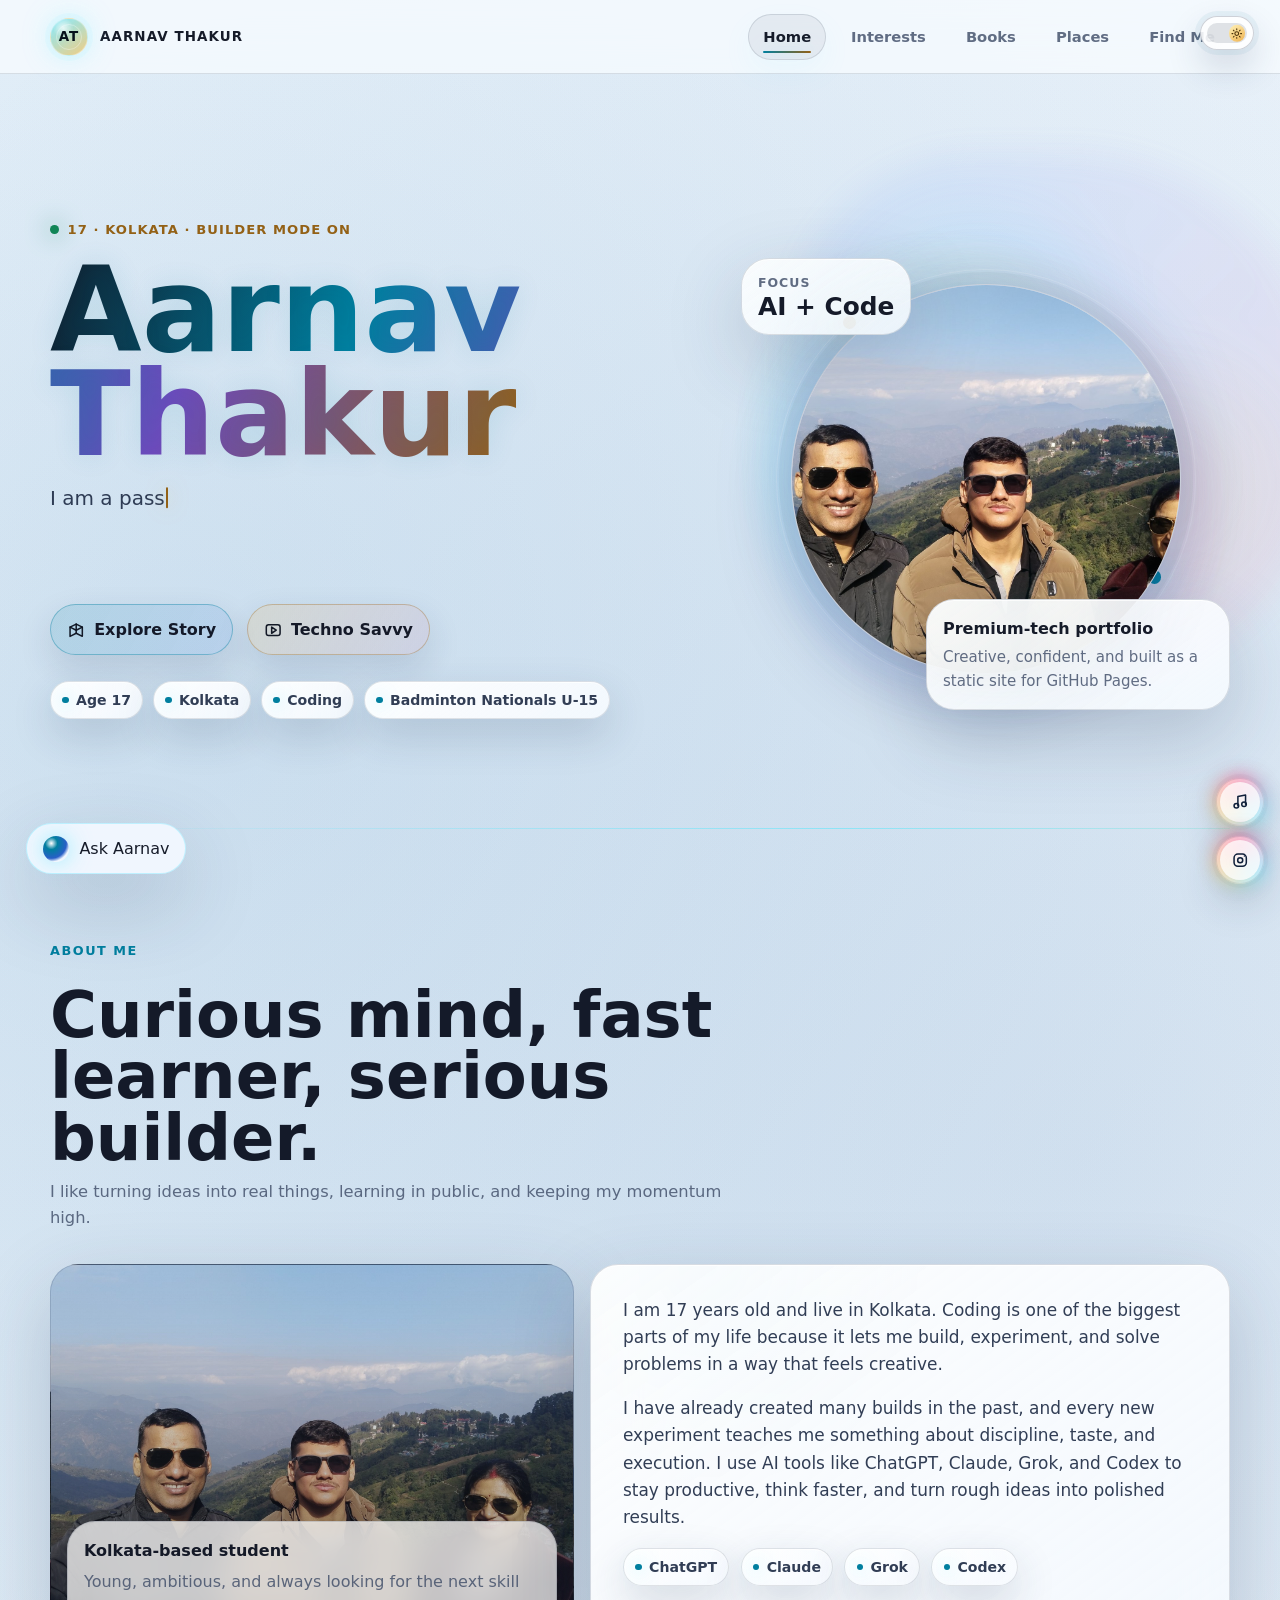
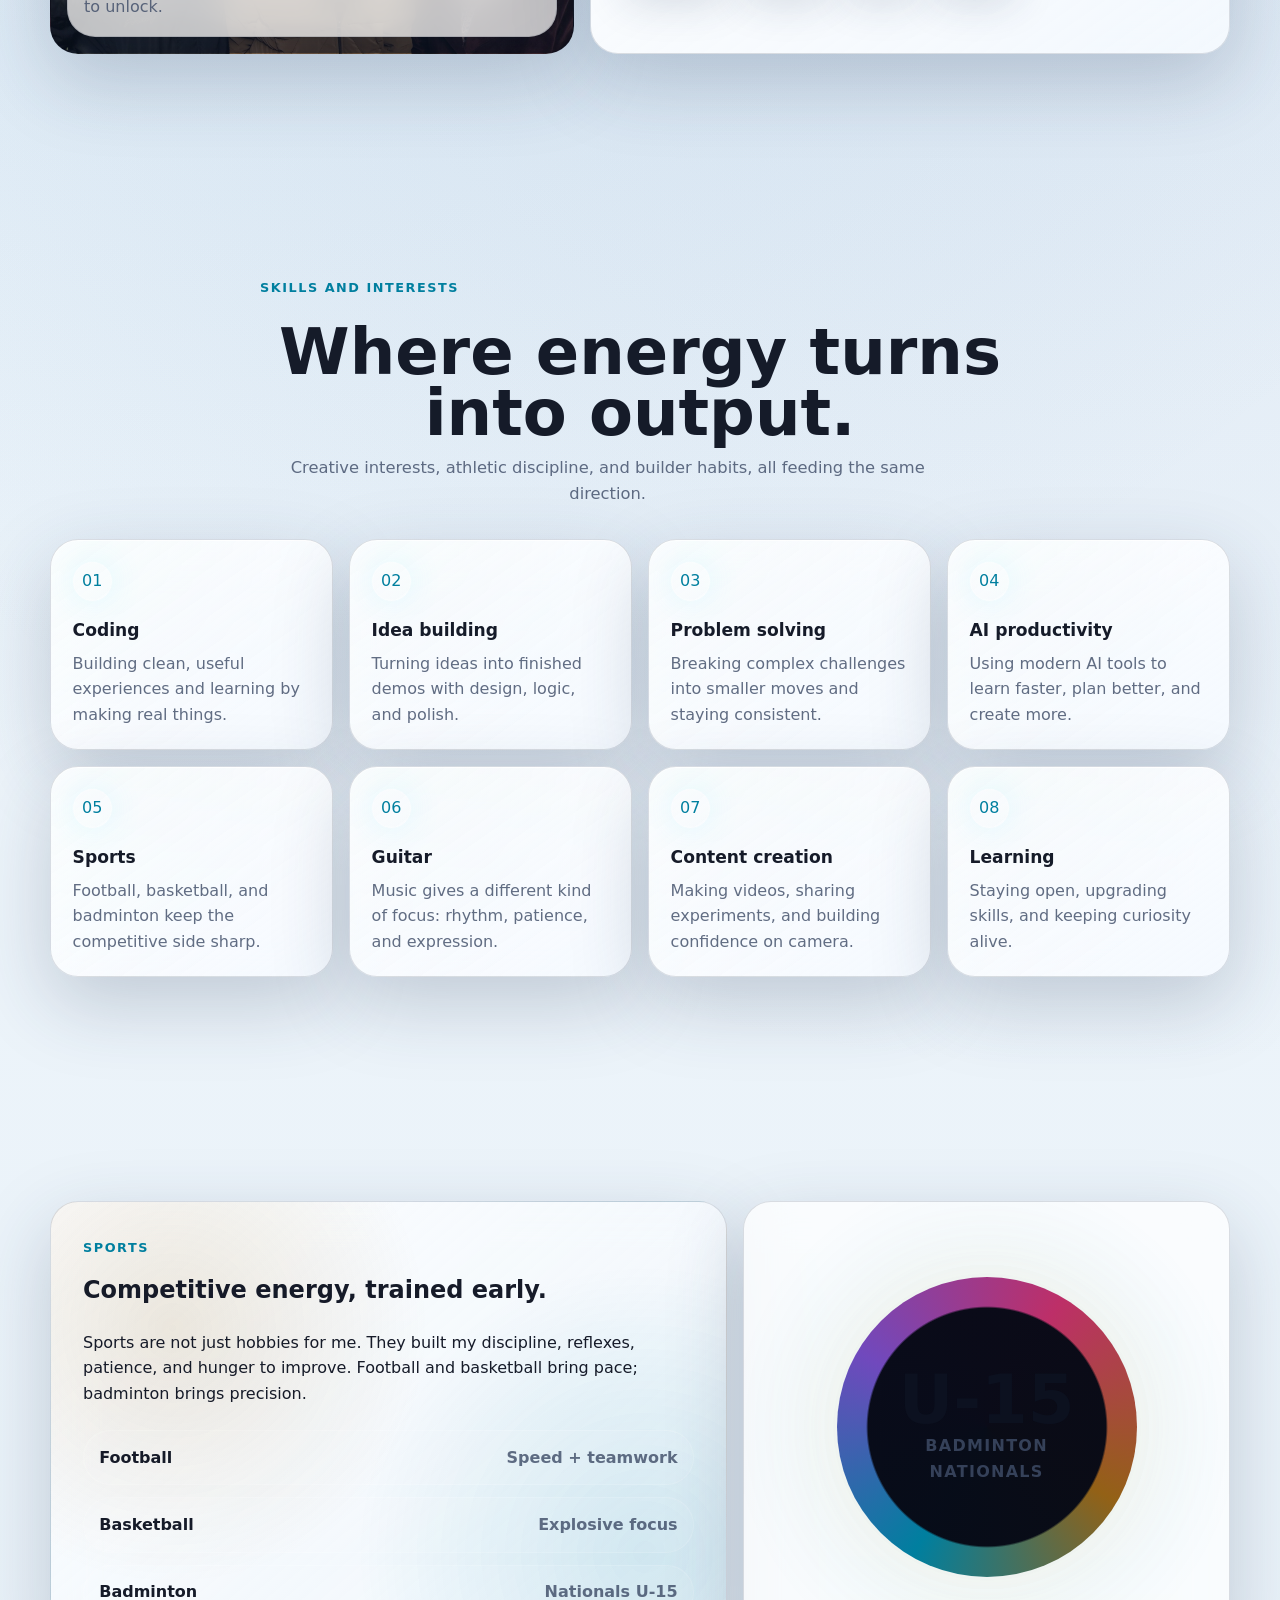
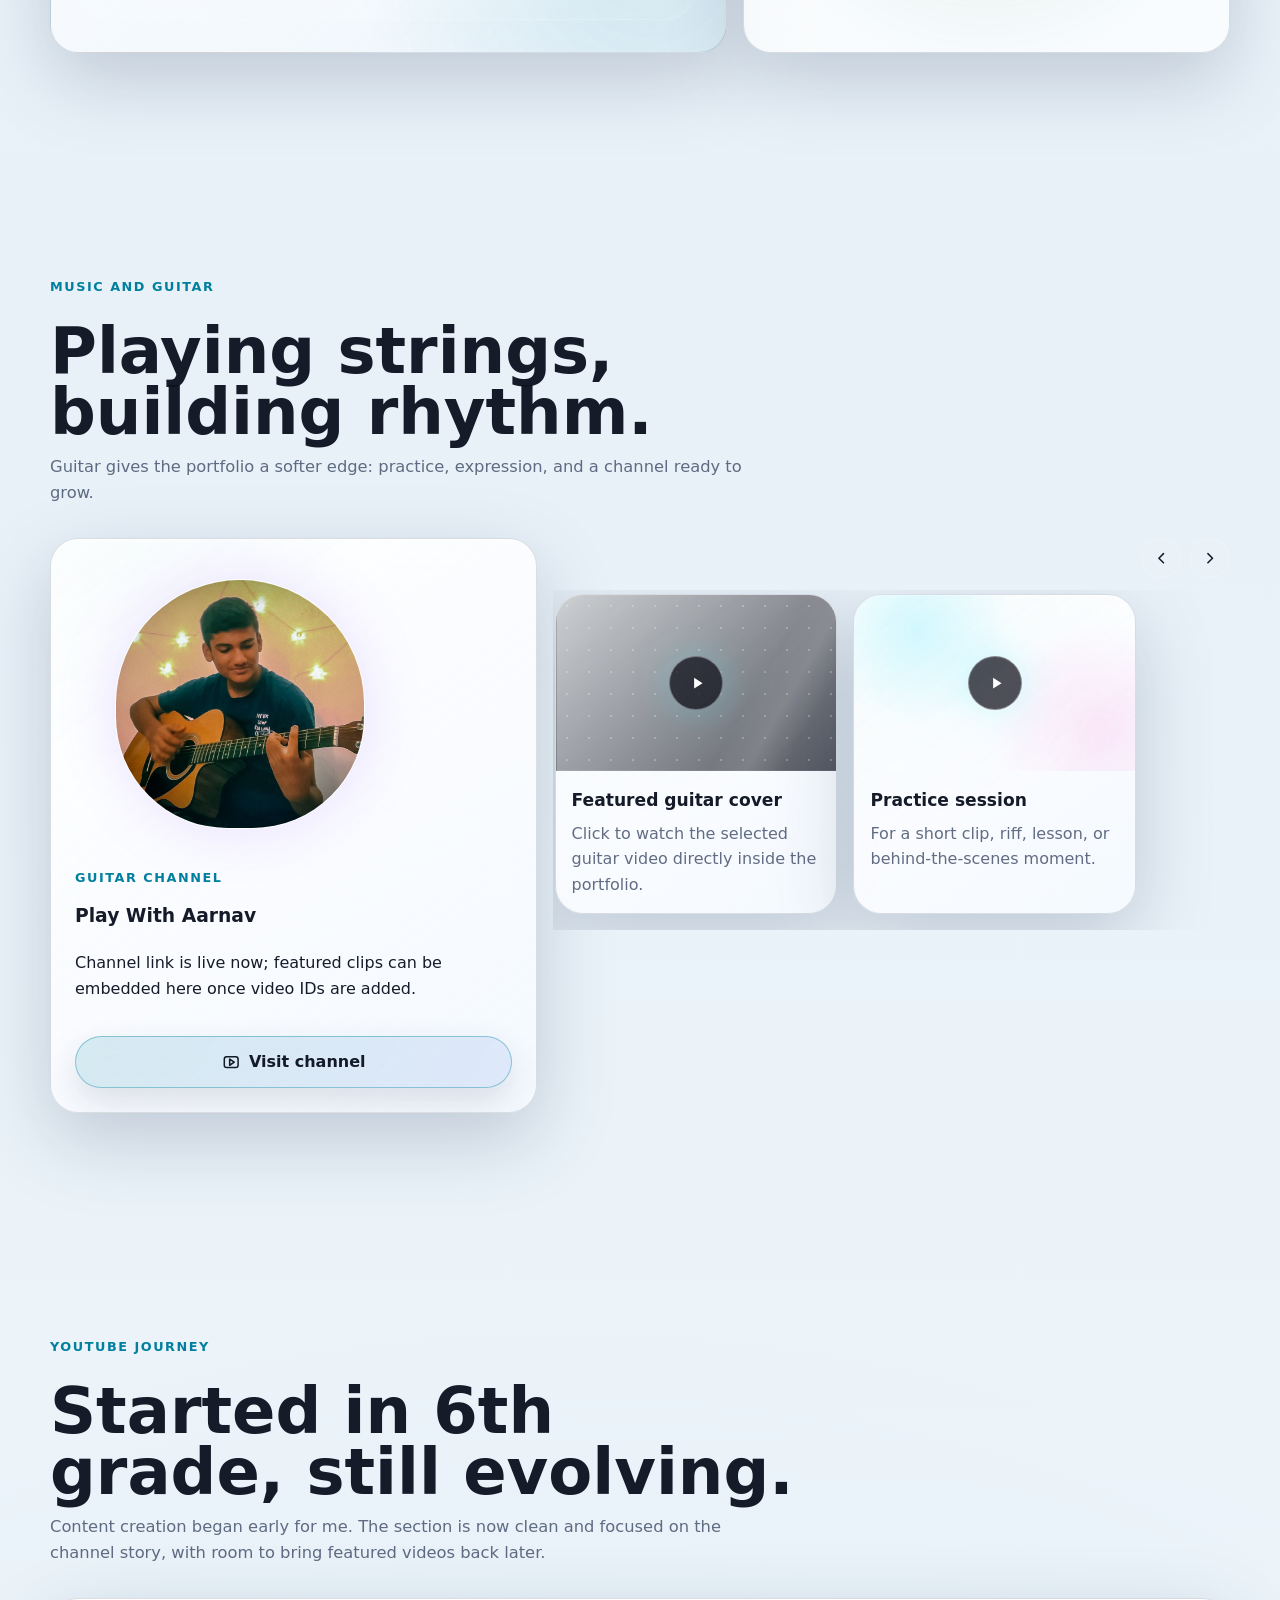
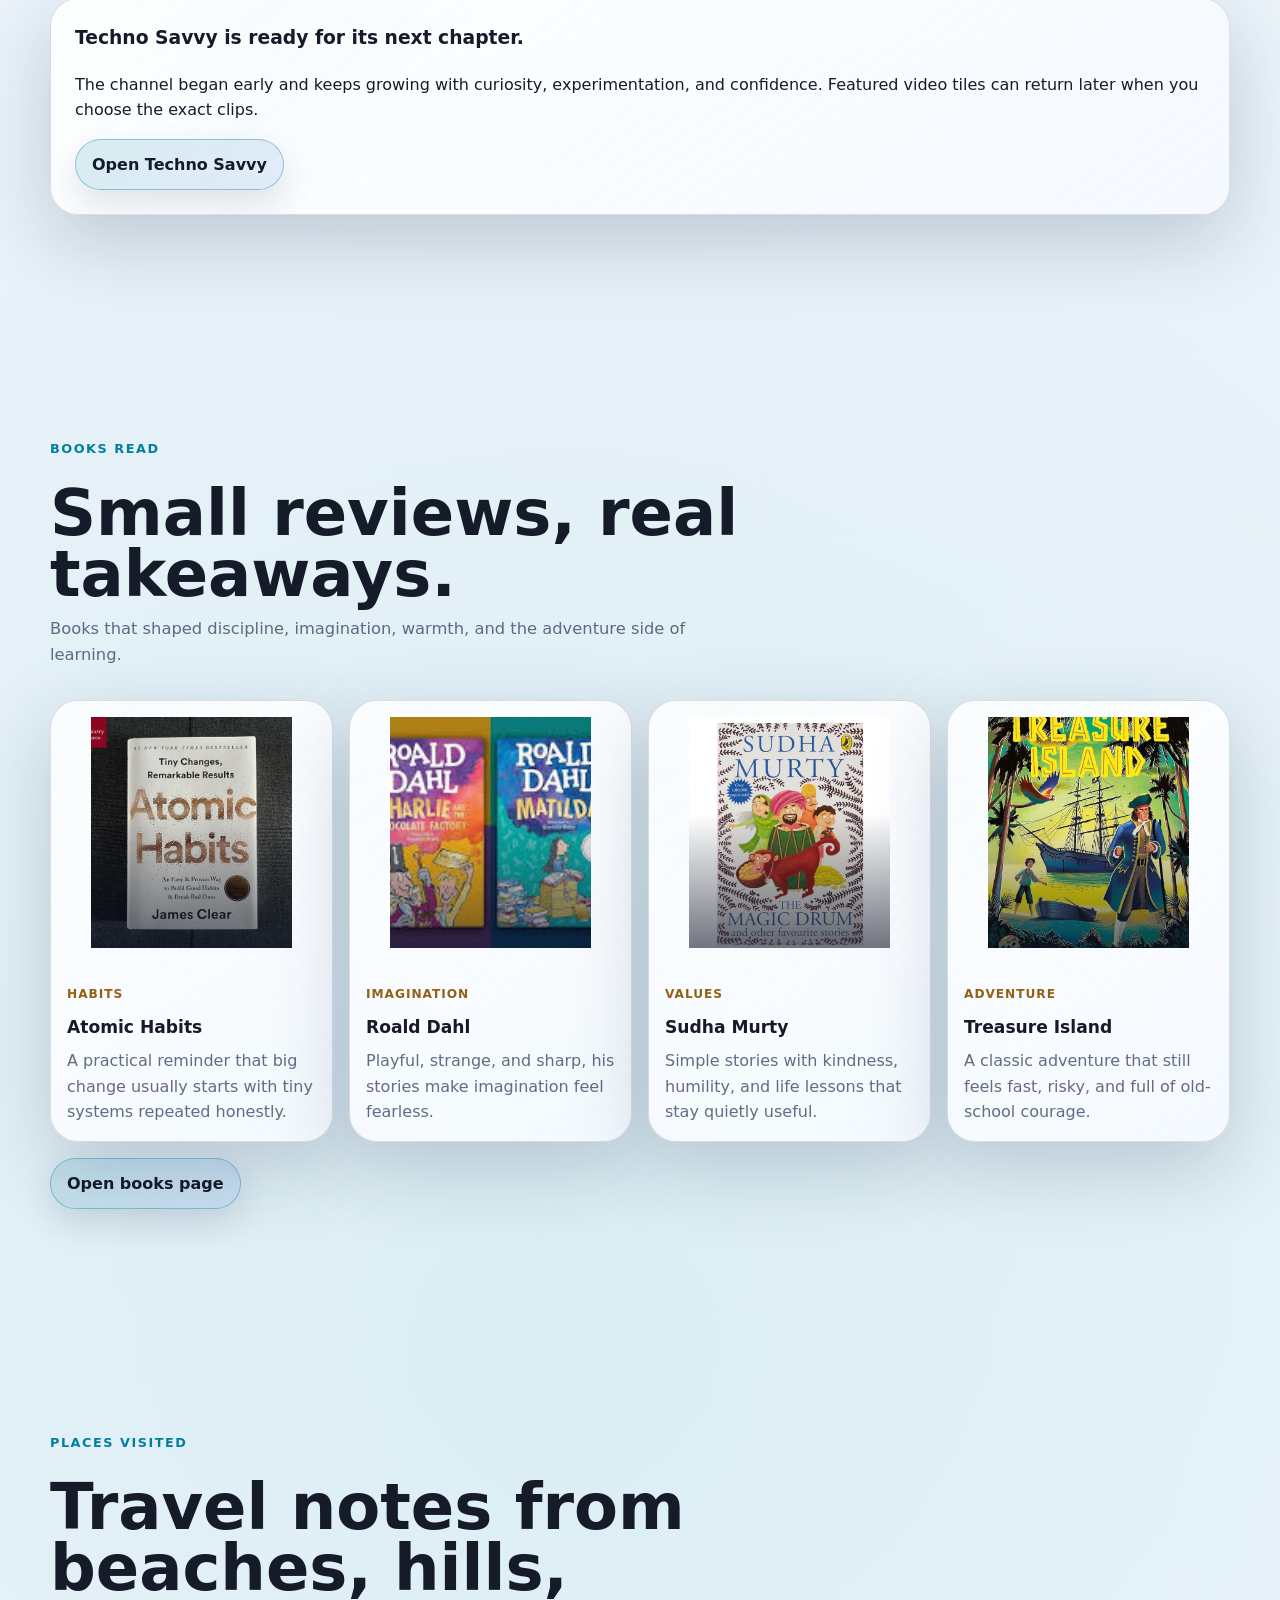
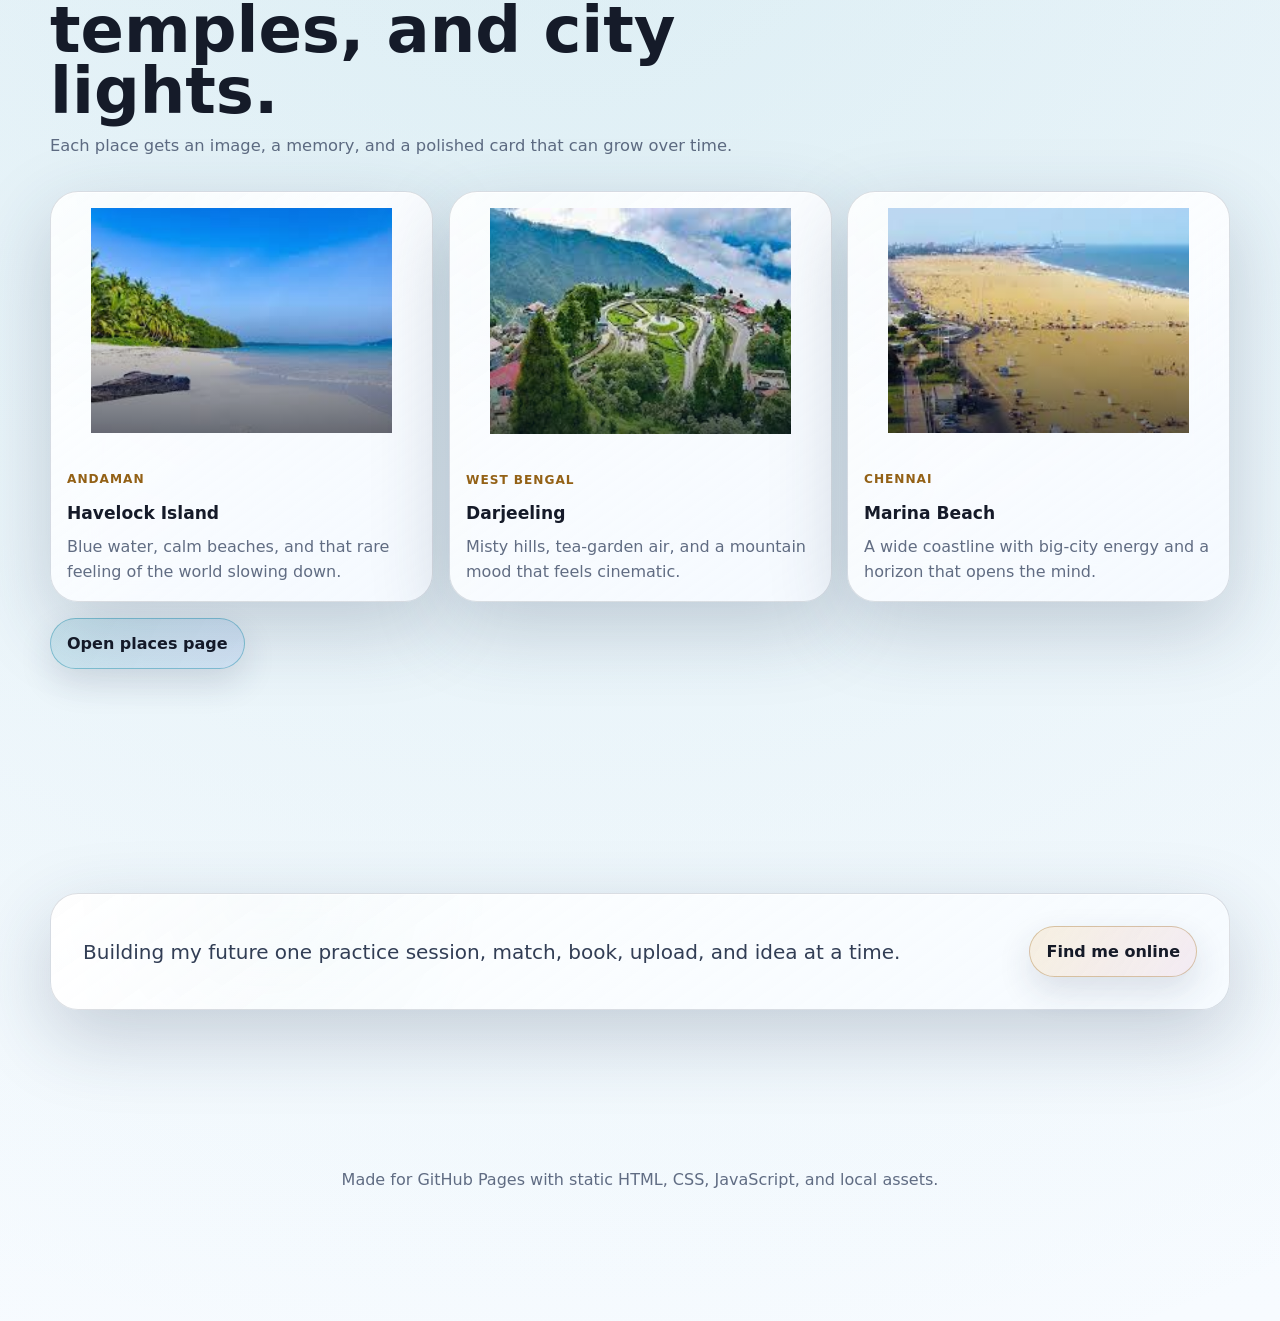
<file: index.html>
<!doctype html>
<html lang="en">
  <head>
    <meta charset="utf-8">
    <meta name="viewport" content="width=device-width, initial-scale=1">
    <meta name="description" content="A futuristic personal portfolio for Aarnav Thakur, a 17-year-old student from Kolkata.">
    <meta property="og:type" content="website">
    <meta property="og:title" content="Aarnav Thakur | Personal Portfolio">
    <meta property="og:description" content="A futuristic personal portfolio for Aarnav Thakur, a 17-year-old student from Kolkata.">
    <meta property="og:url" content="https://aarnav2506.github.io/Blog/">
    <meta property="og:image" content="https://aarnav2506.github.io/Blog/assets/images/at-favicon-zoomed.png">
    <meta property="og:image:alt" content="AT logo for Aarnav Thakur">
    <meta name="twitter:card" content="summary">
    <meta name="twitter:title" content="Aarnav Thakur | Personal Portfolio">
    <meta name="twitter:description" content="A futuristic personal portfolio for Aarnav Thakur, a 17-year-old student from Kolkata.">
    <meta name="twitter:image" content="https://aarnav2506.github.io/Blog/assets/images/at-favicon-zoomed.png">
    <title>Aarnav Thakur | Personal Portfolio</title>
    <link rel="manifest" href="./manifest.json">
    <meta name="theme-color" content="#050814">
    <link rel="icon" type="image/png" sizes="512x512" href="https://aarnav2506.github.io/Blog/assets/images/at-favicon-zoomed.png">
    <link rel="apple-touch-icon" href="https://aarnav2506.github.io/Blog/assets/images/at-favicon-zoomed.png">
    <link rel="preload" href="./assets/images/profile-family-hero.jpg" as="image">
    <link rel="stylesheet" href="./assets/css/styles.css">
    <link rel="stylesheet" href="./assets/css/advanced-experience.css">
    <script type="application/ld+json">
      {
        "@context": "https://schema.org",
        "@type": "WebSite",
        "name": "Aarnav Thakur | Personal Portfolio",
        "url": "https://aarnav2506.github.io/Blog/",
        "image": "https://aarnav2506.github.io/Blog/assets/images/at-favicon-zoomed.png",
        "thumbnailUrl": "https://aarnav2506.github.io/Blog/assets/images/at-favicon-zoomed.png",
        "publisher": {
          "@type": "Person",
          "name": "Aarnav Thakur",
          "image": "https://aarnav2506.github.io/Blog/assets/images/at-favicon-zoomed.png"
        }
      }
    </script>
  </head>
  <body>
    <canvas id="starfield" aria-hidden="true"></canvas>
    <div class="texture-noise" aria-hidden="true"></div>
    <div class="aurora aurora-one" aria-hidden="true"></div>
    <div class="aurora aurora-two" aria-hidden="true"></div>
    <div class="aurora aurora-three" aria-hidden="true"></div>

    <a class="skip-link" href="#main">Skip to content</a>

    <header class="site-header">
      <!-- EDIT: Replace this name/initials if you want a different public brand name. -->
      <a class="brand" href="./index.html" aria-label="Aarnav Thakur home">
        <span class="brand-mark">AT</span>
        <span>Aarnav Thakur</span>
      </a>

      <button class="nav-toggle" type="button" aria-expanded="false" aria-controls="primary-navigation" aria-label="Open navigation">
        <svg viewBox="0 0 24 24" aria-hidden="true"><path d="M4 7h16M4 12h16M4 17h16"></path></svg>
      </button>

      <nav class="nav-links" id="primary-navigation" aria-label="Primary navigation">
        <a href="./index.html" aria-current="page">Home</a>
        <a href="./interests.html">Interests</a>
        <a href="./books.html">Books</a>
        <a href="./places.html">Places</a>
        <a href="./find-me.html">Find Me</a>
      </nav>
    </header>

    <main id="main">
      <section class="page-shell hero" id="home">
        <div class="hero-copy" data-reveal>
          <p class="eyebrow">17 &middot; Kolkata &middot; Builder mode on</p>
          <h1><span class="gradient-text">Aarnav Thakur</span></h1>
          <p class="hero-lede">
            I am a passionate coder, sports lover, creator, and learner from Kolkata, building ideas,
            chasing better execution, and using AI like a launchpad for sharper work.
          </p>
          <div class="hero-actions">
            <a class="button primary" href="#about">
              <svg viewBox="0 0 24 24" aria-hidden="true"><path d="M4 20V8l8-4 8 4v12l-8-4-8 4Z"></path><path d="M12 4v12"></path><path d="m4 8 8 4 8-4"></path></svg>
              Explore Story
            </a>
            <a class="button gold" href="https://www.youtube.com/@technosavvy4364" target="_blank" rel="noreferrer">
              <svg viewBox="0 0 24 24" aria-hidden="true"><path d="M10 8l6 4-6 4V8Z"></path><rect x="3" y="5" width="18" height="14" rx="3"></rect></svg>
              Techno Savvy
            </a>
          </div>
          <div class="meta-strip" aria-label="Quick profile facts">
            <span class="meta-pill">Age 17</span>
            <span class="meta-pill">Kolkata</span>
            <span class="meta-pill">Coding</span>
            <span class="meta-pill">Badminton Nationals U-15</span>
          </div>
        </div>

        <div class="hero-visual" data-reveal>
          <div class="portrait-frame">
            <div class="portrait-orbit" aria-hidden="true"></div>
            <figure class="portrait">
              <!-- EDIT: Replace this image with your final hero/profile photo if needed. -->
              <img src="./assets/images/profile-family-hero.jpg" alt="Aarnav with family in the hills">
            </figure>
          </div>
          <div class="floating-badge">
            <span>Focus</span>
            <b>AI + Code</b>
          </div>
          <div class="hero-card">
            <strong>Premium-tech portfolio</strong>
            <p>Creative, confident, and built as a static site for GitHub Pages.</p>
          </div>
        </div>
      </section>

      <div class="section-divider"></div>

      <section class="section page-shell" id="about">
        <div class="section-heading" data-reveal>
          <span class="section-kicker">About me</span>
          <h2>Curious mind, fast learner, serious builder.</h2>
          <p>
            I like turning ideas into real things, learning in public, and keeping my momentum high.
          </p>
        </div>

        <div class="about-grid">
          <article class="glass-card mini-profile" data-reveal>
            <div class="mini-profile-content">
              <strong>Kolkata-based student</strong>
              <p>Young, ambitious, and always looking for the next skill to unlock.</p>
            </div>
          </article>

          <article class="glass-card about-copy delay-1" data-reveal>
            <p>
              I am 17 years old and live in Kolkata. Coding is one of the biggest parts of my life because it
              lets me build, experiment, and solve problems in a way that feels creative.
            </p>
            <p>
              I have already created many builds in the past, and every new experiment teaches me something about
              discipline, taste, and execution. I use AI tools like ChatGPT, Claude, Grok, and Codex to stay
              productive, think faster, and turn rough ideas into polished results.
            </p>
            <div class="skills-cloud" aria-label="AI tools">
              <span class="chip">ChatGPT</span>
              <span class="chip">Claude</span>
              <span class="chip">Grok</span>
              <span class="chip">Codex</span>
            </div>
          </article>
        </div>
      </section>

      <section class="section page-shell" id="skills">
        <div class="section-heading center" data-reveal>
          <span class="section-kicker">Skills and interests</span>
          <h2>Where energy turns into output.</h2>
          <p>Creative interests, athletic discipline, and builder habits, all feeding the same direction.</p>
        </div>

        <div class="grid four">
          <article class="feature-card" data-reveal>
            <div class="feature-icon">01</div>
            <h3>Coding</h3>
            <p>Building clean, useful experiences and learning by making real things.</p>
          </article>
          <article class="feature-card delay-1" data-reveal>
            <div class="feature-icon">02</div>
            <h3>Idea building</h3>
            <p>Turning ideas into finished demos with design, logic, and polish.</p>
          </article>
          <article class="feature-card delay-2" data-reveal>
            <div class="feature-icon">03</div>
            <h3>Problem solving</h3>
            <p>Breaking complex challenges into smaller moves and staying consistent.</p>
          </article>
          <article class="feature-card delay-3" data-reveal>
            <div class="feature-icon">04</div>
            <h3>AI productivity</h3>
            <p>Using modern AI tools to learn faster, plan better, and create more.</p>
          </article>
          <article class="feature-card" data-reveal>
            <div class="feature-icon">05</div>
            <h3>Sports</h3>
            <p>Football, basketball, and badminton keep the competitive side sharp.</p>
          </article>
          <article class="feature-card delay-1" data-reveal>
            <div class="feature-icon">06</div>
            <h3>Guitar</h3>
            <p>Music gives a different kind of focus: rhythm, patience, and expression.</p>
          </article>
          <article class="feature-card delay-2" data-reveal>
            <div class="feature-icon">07</div>
            <h3>Content creation</h3>
            <p>Making videos, sharing experiments, and building confidence on camera.</p>
          </article>
          <article class="feature-card delay-3" data-reveal>
            <div class="feature-icon">08</div>
            <h3>Learning</h3>
            <p>Staying open, upgrading skills, and keeping curiosity alive.</p>
          </article>
        </div>
      </section>

      <section class="section page-shell" id="sports">
        <div class="sports-stage">
          <article class="glass-card sports-panel" data-reveal>
            <span class="section-kicker">Sports</span>
            <h2>Competitive energy, trained early.</h2>
            <p>
              Sports are not just hobbies for me. They built my discipline, reflexes, patience, and hunger to
              improve. Football and basketball bring pace; badminton brings precision.
            </p>
            <div class="sports-list">
              <div class="sport-row"><strong>Football</strong><span>Speed + teamwork</span></div>
              <div class="sport-row"><strong>Basketball</strong><span>Explosive focus</span></div>
              <div class="sport-row"><strong>Badminton</strong><span>Nationals U-15</span></div>
            </div>
          </article>
          <aside class="glass-card achievement-ring delay-1" data-reveal>
            <div class="ring">
              <div class="ring-content">
                <b>U-15</b>
                <span>Badminton Nationals</span>
              </div>
            </div>
          </aside>
        </div>
      </section>

      <section class="section page-shell" id="guitar">
        <div class="section-heading" data-reveal>
          <span class="section-kicker">Music and guitar</span>
          <h2>Playing strings, building rhythm.</h2>
          <p>
            Guitar gives the portfolio a softer edge: practice, expression, and a channel ready to grow.
          </p>
        </div>

        <div class="media-split">
          <article class="glass-card channel-card" data-reveal>
            <figure class="channel-avatar">
              <!-- EDIT: Replace with your guitar channel profile picture later if you want a separate avatar. -->
              <img src="./assets/images/profile-family-hero.jpg" alt="Profile photo for the guitar channel">
            </figure>
            <div>
              <span class="section-kicker">Guitar channel</span>
              <h3>Play With Aarnav</h3>
              <p>Channel link is live now; featured clips can be embedded here once video IDs are added.</p>
            </div>
            <a class="button primary" href="https://www.youtube.com/@playwithaarnav" target="_blank" rel="noreferrer">
              <svg viewBox="0 0 24 24" aria-hidden="true"><path d="M10 8l6 4-6 4V8Z"></path><rect x="3" y="5" width="18" height="14" rx="3"></rect></svg>
              Visit channel
            </a>
          </article>

          <div class="video-rail-wrap" data-reveal>
            <div class="rail-toolbar" aria-label="Guitar video controls">
              <button class="icon-button" type="button" data-rail-prev="#guitarRail" aria-label="Previous guitar video">
                <svg viewBox="0 0 24 24" aria-hidden="true"><path d="m15 18-6-6 6-6"></path></svg>
              </button>
              <button class="icon-button" type="button" data-rail-next="#guitarRail" aria-label="Next guitar video">
                <svg viewBox="0 0 24 24" aria-hidden="true"><path d="m9 18 6-6-6-6"></path></svg>
              </button>
            </div>
            <div class="video-rail" id="guitarRail">
              <!-- YOUTUBE: Replace VIDEO_ID_HERE with the ID from a YouTube URL to make tiles play in-page. -->
              <article class="video-card" tabindex="0" data-title="Guitar Cover Slot 01" data-video-id="VIDEO_ID_HERE" data-channel-url="https://www.youtube.com/@playwithaarnav">
                <div class="video-visual"><span class="play-button"><svg viewBox="0 0 24 24" aria-hidden="true"><path d="M8 5v14l11-7z"></path></svg></span></div>
                <div class="video-content"><h3>Featured cover</h3><p>A premium tile for your first highlighted guitar video.</p></div>
              </article>
              <article class="video-card" tabindex="0" data-title="Guitar Practice Clip" data-video-id="VIDEO_ID_HERE" data-channel-url="https://www.youtube.com/@playwithaarnav">
                <div class="video-visual"><span class="play-button"><svg viewBox="0 0 24 24" aria-hidden="true"><path d="M8 5v14l11-7z"></path></svg></span></div>
                <div class="video-content"><h3>Practice session</h3><p>For a short clip, riff, lesson, or behind-the-scenes moment.</p></div>
              </article>
            </div>
          </div>
        </div>
      </section>

      <section class="section page-shell" id="youtube">
        <div class="section-heading" data-reveal>
          <span class="section-kicker">YouTube journey</span>
          <h2>Started in 6th grade, still evolving.</h2>
          <p>
            Content creation began early for me. The section is now clean and focused on the channel story,
            with room to bring featured videos back later.
          </p>
        </div>

        <article class="glass-card" data-reveal>
          <h3>Techno Savvy is ready for its next chapter.</h3>
          <p>
            The channel began early and keeps growing with curiosity, experimentation, and confidence.
            Featured video tiles can return later when you choose the exact clips.
          </p>
          <div class="section-actions" style="margin-top: 1rem;">
            <a class="button primary" href="https://www.youtube.com/@technosavvy4364" target="_blank" rel="noreferrer">Open Techno Savvy</a>
          </div>
        </article>
      </section>

      <section class="section page-shell" id="books">
        <div class="section-heading" data-reveal>
          <span class="section-kicker">Books read</span>
          <h2>Small reviews, real takeaways.</h2>
          <p>Books that shaped discipline, imagination, warmth, and the adventure side of learning.</p>
        </div>

        <div class="grid four">
          <article class="book-card" data-reveal>
            <figure class="book-cover"><img src="./assets/images/book-atomic-habits.webp" alt="Atomic Habits book cover"></figure>
            <div class="book-content">
              <span class="book-meta">Habits</span>
              <h3>Atomic Habits</h3>
              <p>A practical reminder that big change usually starts with tiny systems repeated honestly.</p>
            </div>
          </article>
          <article class="book-card delay-1" data-reveal>
            <figure class="book-cover"><img src="./assets/images/book-roald-dahl.jpg" alt="Roald Dahl book image"></figure>
            <div class="book-content">
              <span class="book-meta">Imagination</span>
              <h3>Roald Dahl</h3>
              <p>Playful, strange, and sharp, his stories make imagination feel fearless.</p>
            </div>
          </article>
          <article class="book-card delay-2" data-reveal>
            <figure class="book-cover"><img src="./assets/images/book-sudha-murty.webp" alt="Sudha Murty book image"></figure>
            <div class="book-content">
              <span class="book-meta">Values</span>
              <h3>Sudha Murty</h3>
              <p>Simple stories with kindness, humility, and life lessons that stay quietly useful.</p>
            </div>
          </article>
          <article class="book-card delay-3" data-reveal>
            <figure class="book-cover"><img src="./assets/images/book-treasure-island.jpg" alt="Treasure Island book cover"></figure>
            <div class="book-content">
              <span class="book-meta">Adventure</span>
              <h3>Treasure Island</h3>
              <p>A classic adventure that still feels fast, risky, and full of old-school courage.</p>
            </div>
          </article>
        </div>
        <div class="section-actions" style="margin-top: 1rem;">
          <a class="button primary" href="./books.html">Open books page</a>
        </div>
      </section>

      <section class="section page-shell" id="places">
        <div class="section-heading" data-reveal>
          <span class="section-kicker">Places visited</span>
          <h2>Travel notes from beaches, hills, temples, and city lights.</h2>
          <p>Each place gets an image, a memory, and a polished card that can grow over time.</p>
        </div>

        <div class="grid three">
          <article class="place-card" data-reveal>
            <figure class="place-image"><img src="./assets/images/place-havelock.jpg" alt="Havelock Island memory"></figure>
            <div class="place-content"><span class="place-meta">Andaman</span><h3>Havelock Island</h3><p>Blue water, calm beaches, and that rare feeling of the world slowing down.</p></div>
          </article>
          <article class="place-card delay-1" data-reveal>
            <figure class="place-image"><img src="./assets/images/place-darjeeling.jpg" alt="Darjeeling hills"></figure>
            <div class="place-content"><span class="place-meta">West Bengal</span><h3>Darjeeling</h3><p>Misty hills, tea-garden air, and a mountain mood that feels cinematic.</p></div>
          </article>
          <article class="place-card delay-2" data-reveal>
            <figure class="place-image"><img src="./assets/images/place-marina.jpg" alt="Marina Beach"></figure>
            <div class="place-content"><span class="place-meta">Chennai</span><h3>Marina Beach</h3><p>A wide coastline with big-city energy and a horizon that opens the mind.</p></div>
          </article>
        </div>
        <div class="section-actions" style="margin-top: 1rem;">
          <a class="button primary" href="./places.html">Open places page</a>
        </div>
      </section>

      <section class="section page-shell" id="contact">
        <div class="quote-band" data-reveal>
          <p>Building my future one practice session, match, book, upload, and idea at a time.</p>
          <a class="button gold" href="./find-me.html">Find me online</a>
        </div>
      </section>
    </main>

    <footer class="footer">
      <p>Made for GitHub Pages with static HTML, CSS, JavaScript, and local assets.</p>
    </footer>

    <audio id="bgm" src="./assets/audio/minecraft-theme.mp3" loop preload="none"></audio>
    <div class="floating-actions" aria-label="Quick actions">
      <button class="icon-button audio-toggle" type="button" aria-label="Play background music">
        <svg viewBox="0 0 24 24" aria-hidden="true"><path d="M9 18V6l10-2v12"></path><circle cx="7" cy="18" r="3"></circle><circle cx="17" cy="16" r="3"></circle></svg>
      </button>
      <button class="icon-button instagram-float" type="button" aria-label="Open Instagram card">
        <svg viewBox="0 0 24 24" aria-hidden="true"><rect x="4" y="4" width="16" height="16" rx="5"></rect><circle cx="12" cy="12" r="3.3"></circle><path d="M17.5 6.5h.01"></path></svg>
      </button>
      <div class="insta-popover">
        <!-- EDIT: Replace Instagram link or handle here if it changes. -->
        <strong>@aarnav_thakurr</strong>
        <p>Instagram page for updates, moments, and creative work.</p>
        <a class="button primary" href="https://www.instagram.com/aarnav_thakurr/" target="_blank" rel="noreferrer">Open Instagram</a>
      </div>
    </div>

    <section class="video-modal" id="videoModal" aria-hidden="true">
      <div class="video-modal__backdrop" data-close-video></div>
      <div class="video-modal__panel" role="dialog" aria-modal="true" aria-label="Video player">
        <button class="modal-close" type="button" data-close-video aria-label="Close video">
          <svg viewBox="0 0 24 24" aria-hidden="true"><path d="M6 6l12 12M18 6 6 18"></path></svg>
        </button>
        <div id="videoModalBody"></div>
      </div>
    </section>

    <script src="./assets/js/main.js"></script>
    <script src="./assets/js/advanced-experience.js"></script>
  </body>
</html>
</file>
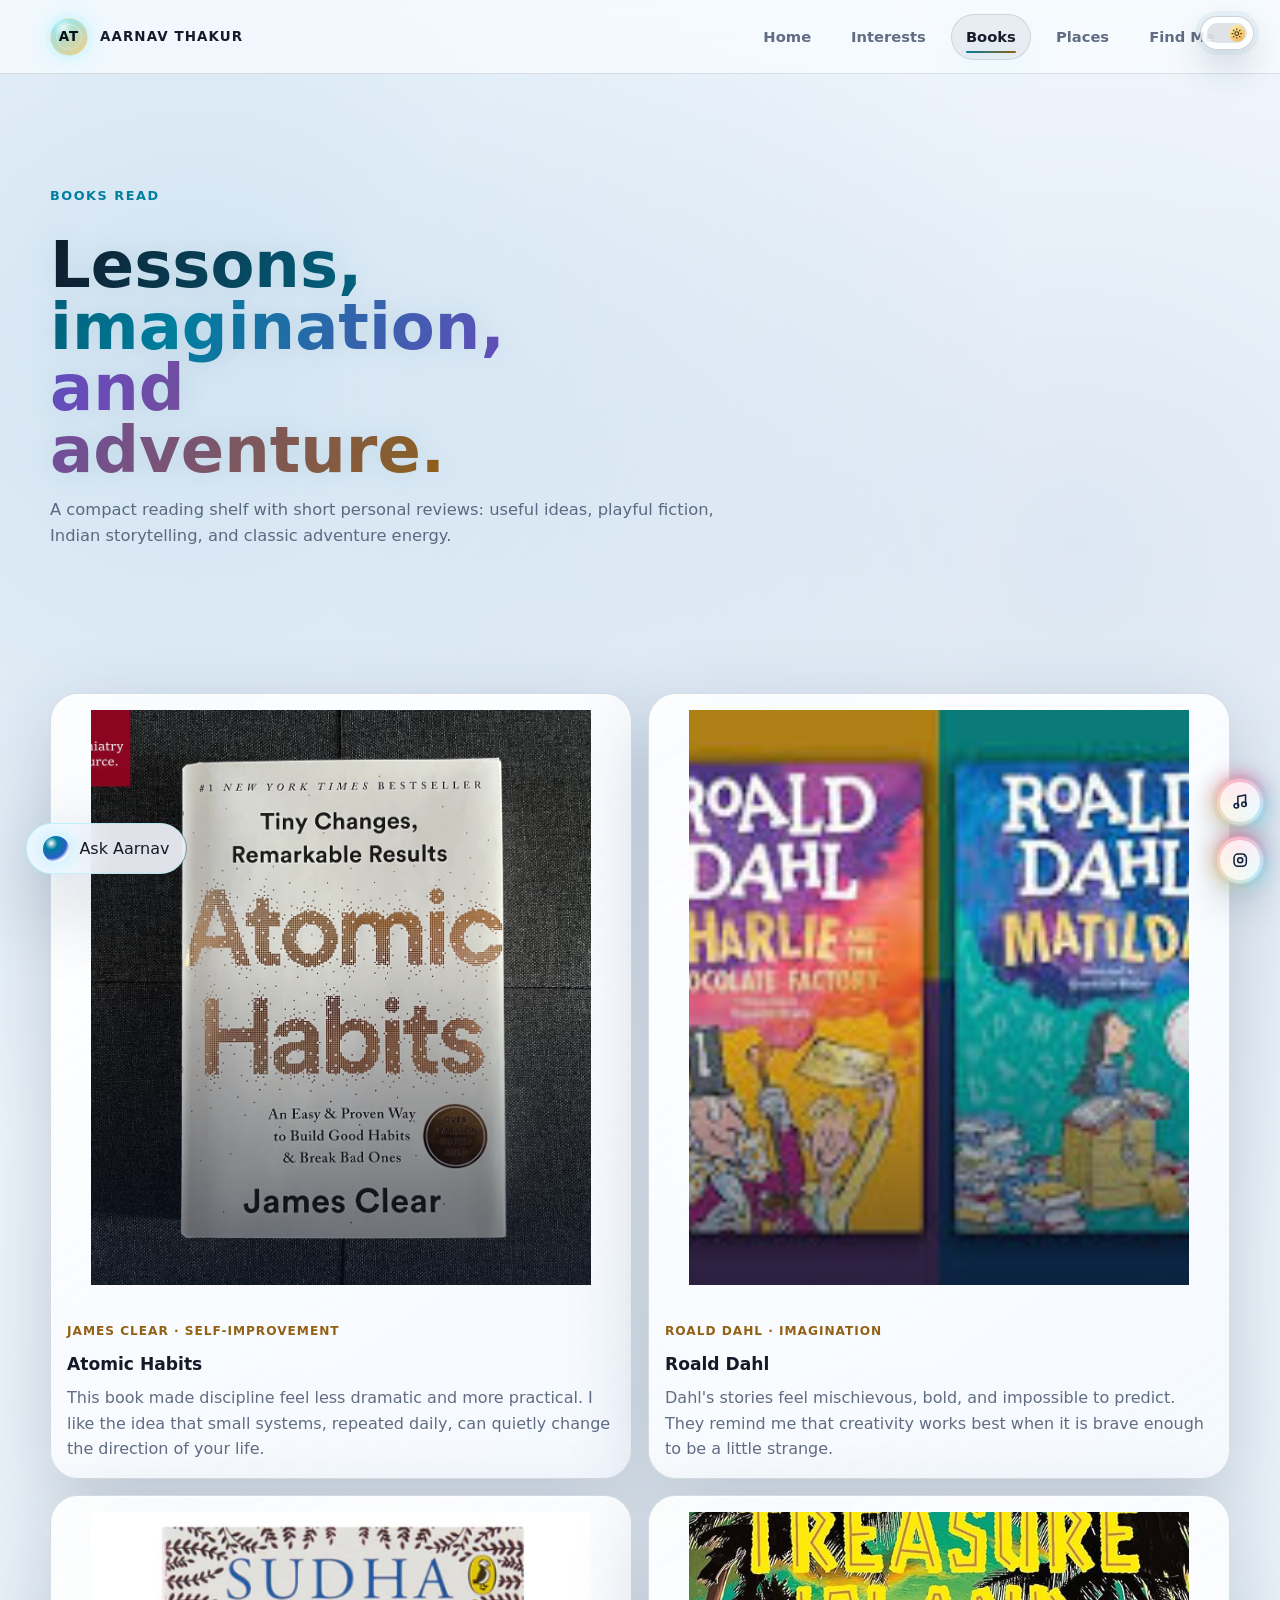
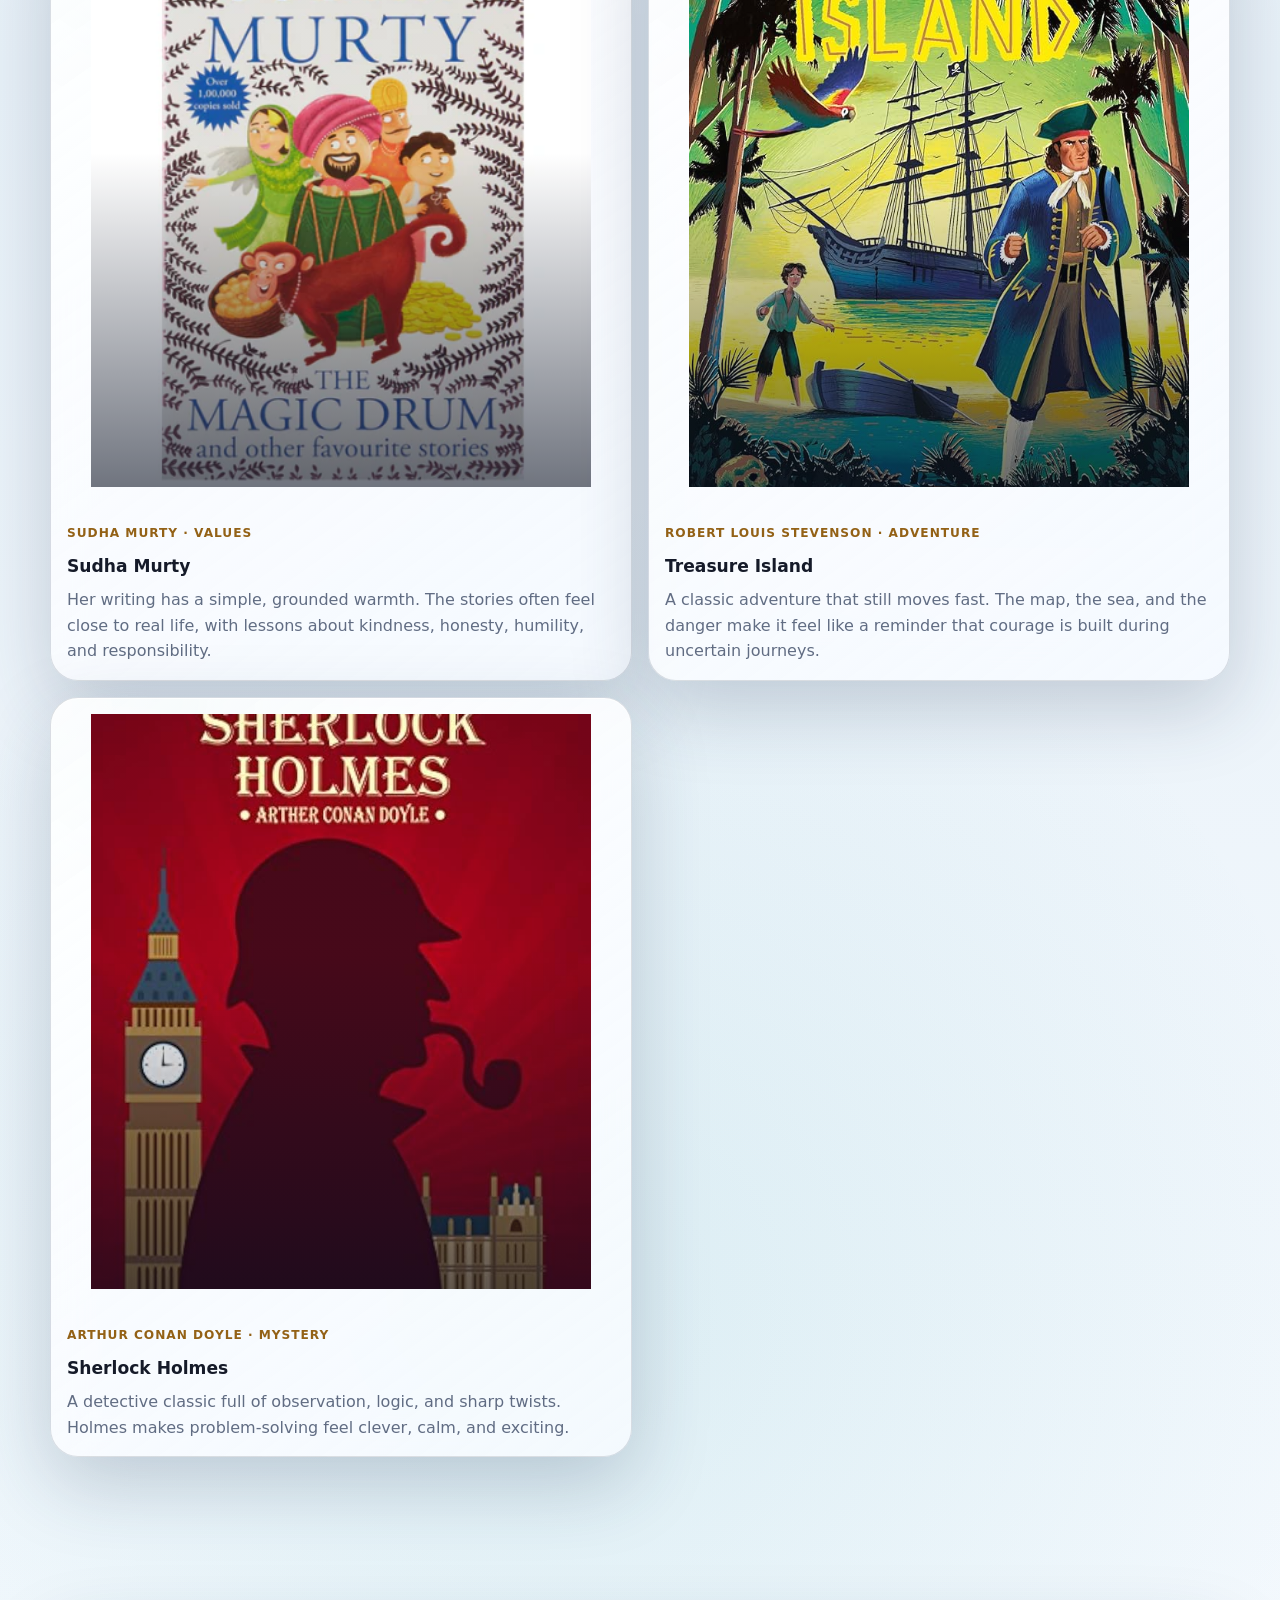
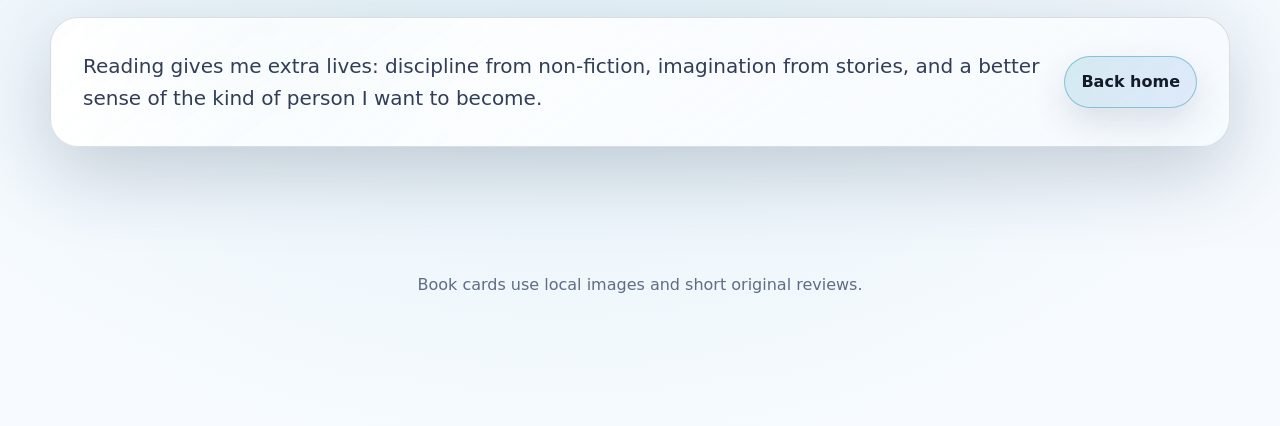
<file: books.html>
<!doctype html>
<html lang="en">
  <head>
    <meta charset="utf-8">
    <meta name="viewport" content="width=device-width, initial-scale=1">
    <meta name="description" content="Books read by Aarnav Thakur with short personal reviews.">
    <meta property="og:type" content="website">
    <meta property="og:title" content="Books Read | Aarnav Thakur">
    <meta property="og:description" content="Books read by Aarnav Thakur with short personal reviews.">
    <meta property="og:url" content="https://aarnav2506.github.io/Blog/books.html">
    <meta property="og:image" content="https://aarnav2506.github.io/Blog/assets/images/at-favicon-zoomed.png">
    <meta property="og:image:alt" content="AT logo for Aarnav Thakur">
    <meta name="twitter:card" content="summary">
    <meta name="twitter:title" content="Books Read | Aarnav Thakur">
    <meta name="twitter:description" content="Books read by Aarnav Thakur with short personal reviews.">
    <meta name="twitter:image" content="https://aarnav2506.github.io/Blog/assets/images/at-favicon-zoomed.png">
    <title>Books Read | Aarnav Thakur</title>
    <link rel="manifest" href="./manifest.json">
    <meta name="theme-color" content="#050814">
    <link rel="icon" type="image/png" sizes="512x512" href="https://aarnav2506.github.io/Blog/assets/images/at-favicon-zoomed.png">
    <link rel="apple-touch-icon" href="https://aarnav2506.github.io/Blog/assets/images/at-favicon-zoomed.png">
    <link rel="stylesheet" href="./assets/css/styles.css">
    <link rel="stylesheet" href="./assets/css/advanced-experience.css">
  </head>
  <body>
    <canvas id="starfield" aria-hidden="true"></canvas>
    <div class="texture-noise" aria-hidden="true"></div>
    <div class="aurora aurora-one" aria-hidden="true"></div>
    <div class="aurora aurora-two" aria-hidden="true"></div>
    <div class="aurora aurora-three" aria-hidden="true"></div>

    <a class="skip-link" href="#main">Skip to content</a>

    <header class="site-header">
      <a class="brand" href="./index.html" aria-label="Aarnav Thakur home">
        <span class="brand-mark">AT</span>
        <span>Aarnav Thakur</span>
      </a>
      <button class="nav-toggle" type="button" aria-expanded="false" aria-controls="primary-navigation" aria-label="Open navigation">
        <svg viewBox="0 0 24 24" aria-hidden="true"><path d="M4 7h16M4 12h16M4 17h16"></path></svg>
      </button>
      <nav class="nav-links" id="primary-navigation" aria-label="Primary navigation">
        <a href="./index.html">Home</a>
        <a href="./interests.html">Interests</a>
        <a href="./books.html" aria-current="page">Books</a>
        <a href="./places.html">Places</a>
        <a href="./find-me.html">Find Me</a>
      </nav>
    </header>

    <main id="main" class="page-shell">
      <section class="page-hero" data-reveal>
        <span class="section-kicker">Books read</span>
        <h1><span class="gradient-text">Lessons, imagination, and adventure.</span></h1>
        <p>
          A compact reading shelf with short personal reviews: useful ideas, playful fiction,
          Indian storytelling, and classic adventure energy.
        </p>
      </section>

      <section class="section compact">
        <div class="grid two">
          <article class="book-card" data-reveal>
            <figure class="book-cover">
              <img src="./assets/images/book-atomic-habits.webp" alt="Atomic Habits book cover">
            </figure>
            <div class="book-content">
              <span class="book-meta">James Clear &middot; Self-improvement</span>
              <h3>Atomic Habits</h3>
              <p>
                This book made discipline feel less dramatic and more practical. I like the idea that
                small systems, repeated daily, can quietly change the direction of your life.
              </p>
            </div>
          </article>

          <article class="book-card delay-1" data-reveal>
            <figure class="book-cover">
              <img src="./assets/images/book-roald-dahl.jpg" alt="Roald Dahl book image">
            </figure>
            <div class="book-content">
              <span class="book-meta">Roald Dahl &middot; Imagination</span>
              <h3>Roald Dahl</h3>
              <p>
                Dahl's stories feel mischievous, bold, and impossible to predict. They remind me that
                creativity works best when it is brave enough to be a little strange.
              </p>
            </div>
          </article>

          <article class="book-card delay-2" data-reveal>
            <figure class="book-cover">
              <img src="./assets/images/book-sudha-murty.webp" alt="Sudha Murty book image">
            </figure>
            <div class="book-content">
              <span class="book-meta">Sudha Murty &middot; Values</span>
              <h3>Sudha Murty</h3>
              <p>
                Her writing has a simple, grounded warmth. The stories often feel close to real life,
                with lessons about kindness, honesty, humility, and responsibility.
              </p>
            </div>
          </article>

          <article class="book-card delay-3" data-reveal>
            <figure class="book-cover">
              <img src="./assets/images/book-treasure-island.jpg" alt="Treasure Island book cover">
            </figure>
            <div class="book-content">
              <span class="book-meta">Robert Louis Stevenson &middot; Adventure</span>
              <h3>Treasure Island</h3>
              <p>
                A classic adventure that still moves fast. The map, the sea, and the danger make it
                feel like a reminder that courage is built during uncertain journeys.
              </p>
            </div>
          </article>
        </div>
      </section>

      <section class="section compact">
        <div class="quote-band" data-reveal>
          <p>
            Reading gives me extra lives: discipline from non-fiction, imagination from stories,
            and a better sense of the kind of person I want to become.
          </p>
          <a class="button primary" href="./index.html#books">Back home</a>
        </div>
      </section>
    </main>

    <footer class="footer">
      <p>Book cards use local images and short original reviews.</p>
    </footer>

    <audio id="bgm" src="./assets/audio/minecraft-theme.mp3" loop preload="none"></audio>
    <div class="floating-actions" aria-label="Quick actions">
      <button class="icon-button audio-toggle" type="button" aria-label="Play background music">
        <svg viewBox="0 0 24 24" aria-hidden="true"><path d="M9 18V6l10-2v12"></path><circle cx="7" cy="18" r="3"></circle><circle cx="17" cy="16" r="3"></circle></svg>
      </button>
      <button class="icon-button instagram-float" type="button" aria-label="Open Instagram card">
        <svg viewBox="0 0 24 24" aria-hidden="true"><rect x="4" y="4" width="16" height="16" rx="5"></rect><circle cx="12" cy="12" r="3.3"></circle><path d="M17.5 6.5h.01"></path></svg>
      </button>
      <div class="insta-popover">
        <strong>@aarnav_thakurr</strong>
        <p>Instagram page for updates, moments, and creative work.</p>
        <a class="button primary" href="https://www.instagram.com/aarnav_thakurr/" target="_blank" rel="noreferrer">Open Instagram</a>
      </div>
    </div>

    <section class="video-modal" id="videoModal" aria-hidden="true">
      <div class="video-modal__backdrop" data-close-video></div>
      <div class="video-modal__panel" role="dialog" aria-modal="true" aria-label="Video player">
        <button class="modal-close" type="button" data-close-video aria-label="Close video">
          <svg viewBox="0 0 24 24" aria-hidden="true"><path d="M6 6l12 12M18 6 6 18"></path></svg>
        </button>
        <div id="videoModalBody"></div>
      </div>
    </section>

    <script src="./assets/js/main.js"></script>
    <script src="./assets/js/advanced-experience.js"></script>
  </body>
</html>
</file>
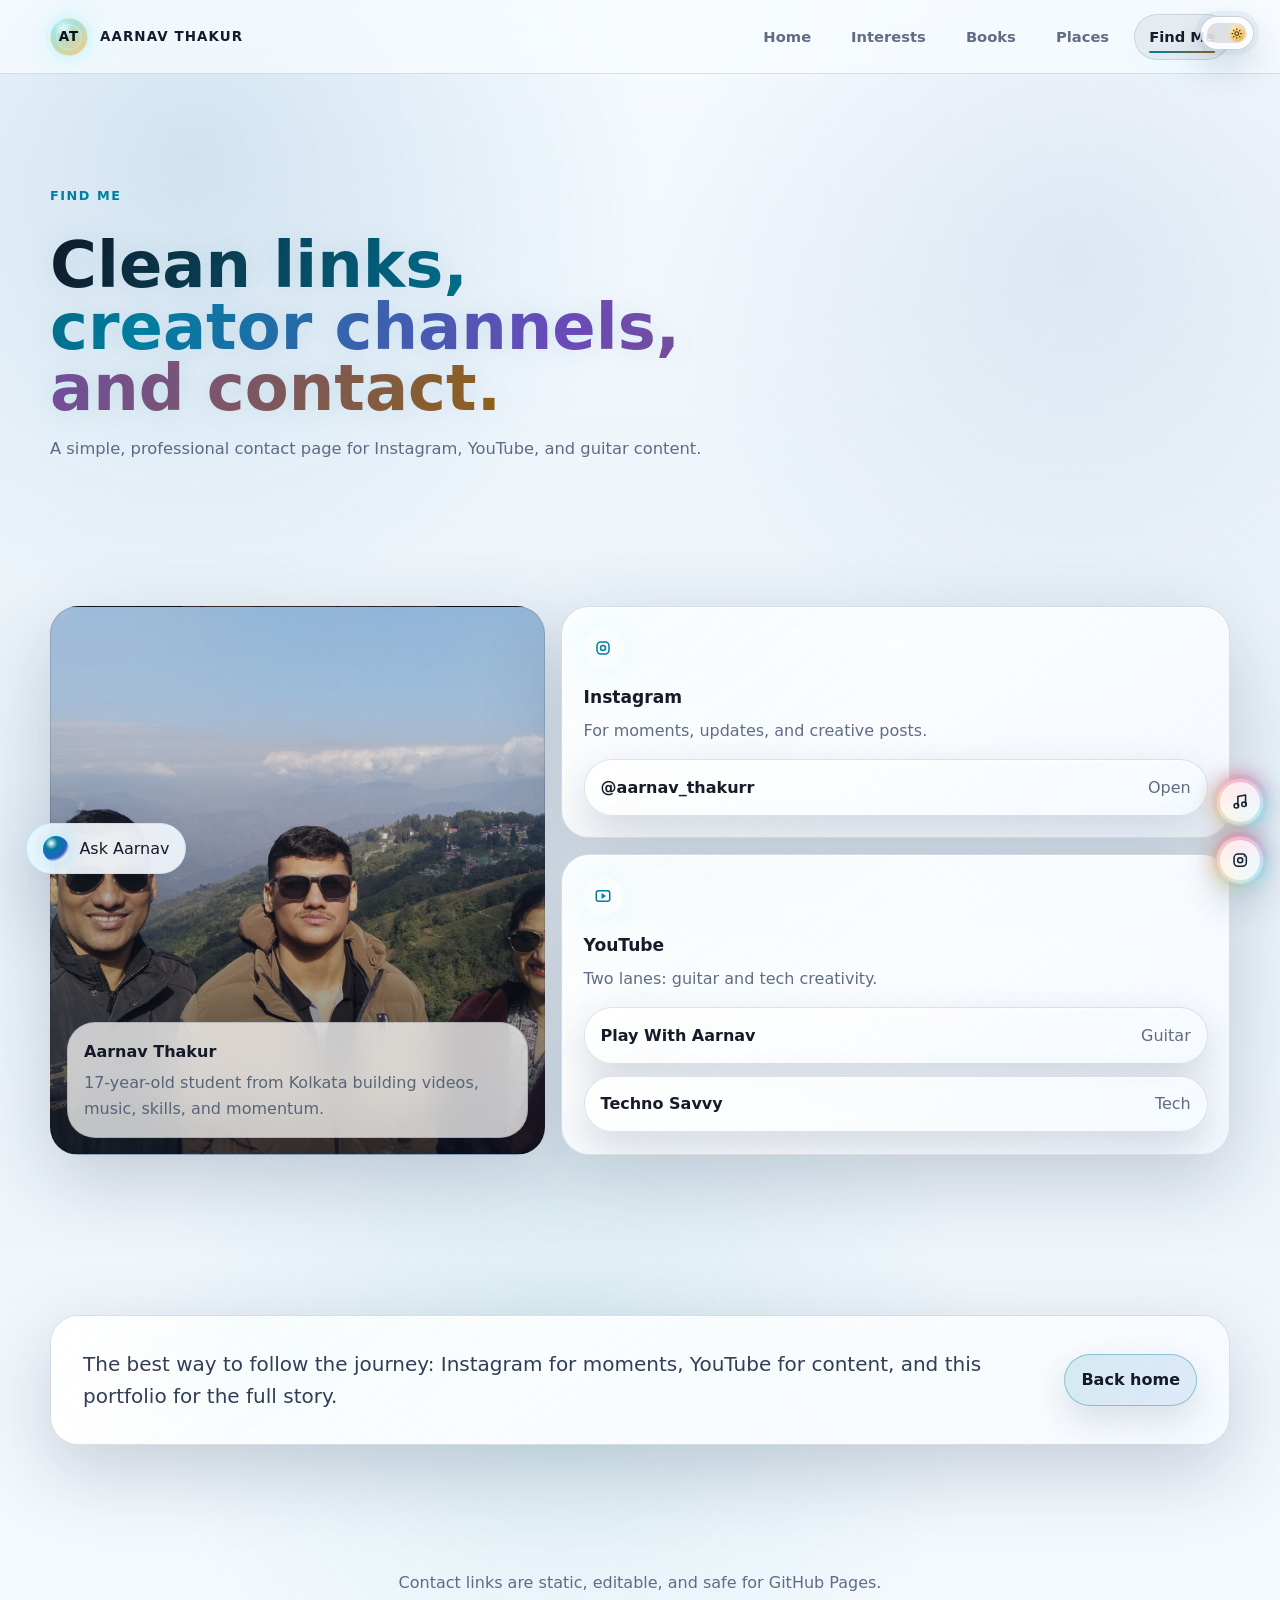
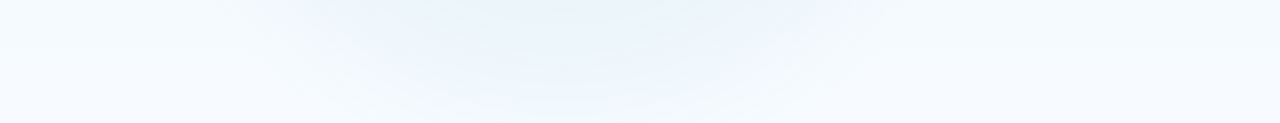
<file: find-me.html>
<!doctype html>
<html lang="en">
  <head>
    <meta charset="utf-8">
    <meta name="viewport" content="width=device-width, initial-scale=1">
    <meta name="description" content="Contact and social links for Aarnav Thakur.">
    <meta property="og:type" content="website">
    <meta property="og:title" content="Find Me | Aarnav Thakur">
    <meta property="og:description" content="Contact and social links for Aarnav Thakur.">
    <meta property="og:url" content="https://aarnav2506.github.io/Blog/find-me.html">
    <meta property="og:image" content="https://aarnav2506.github.io/Blog/assets/images/at-favicon-zoomed.png">
    <meta property="og:image:alt" content="AT logo for Aarnav Thakur">
    <meta name="twitter:card" content="summary">
    <meta name="twitter:title" content="Find Me | Aarnav Thakur">
    <meta name="twitter:description" content="Contact and social links for Aarnav Thakur.">
    <meta name="twitter:image" content="https://aarnav2506.github.io/Blog/assets/images/at-favicon-zoomed.png">
    <title>Find Me | Aarnav Thakur</title>
    <link rel="manifest" href="./manifest.json">
    <meta name="theme-color" content="#050814">
    <link rel="icon" type="image/png" sizes="512x512" href="https://aarnav2506.github.io/Blog/assets/images/at-favicon-zoomed.png">
    <link rel="apple-touch-icon" href="https://aarnav2506.github.io/Blog/assets/images/at-favicon-zoomed.png">
    <link rel="stylesheet" href="./assets/css/styles.css">
    <link rel="stylesheet" href="./assets/css/advanced-experience.css">
  </head>
  <body>
    <canvas id="starfield" aria-hidden="true"></canvas>
    <div class="texture-noise" aria-hidden="true"></div>
    <div class="aurora aurora-one" aria-hidden="true"></div>
    <div class="aurora aurora-two" aria-hidden="true"></div>
    <div class="aurora aurora-three" aria-hidden="true"></div>

    <a class="skip-link" href="#main">Skip to content</a>

    <header class="site-header">
      <a class="brand" href="./index.html" aria-label="Aarnav Thakur home">
        <span class="brand-mark">AT</span>
        <span>Aarnav Thakur</span>
      </a>
      <button class="nav-toggle" type="button" aria-expanded="false" aria-controls="primary-navigation" aria-label="Open navigation">
        <svg viewBox="0 0 24 24" aria-hidden="true"><path d="M4 7h16M4 12h16M4 17h16"></path></svg>
      </button>
      <nav class="nav-links" id="primary-navigation" aria-label="Primary navigation">
        <a href="./index.html">Home</a>
        <a href="./interests.html">Interests</a>
        <a href="./books.html">Books</a>
        <a href="./places.html">Places</a>
        <a href="./find-me.html" aria-current="page">Find Me</a>
      </nav>
    </header>

    <main id="main" class="page-shell">
      <section class="page-hero wide" data-reveal>
        <span class="section-kicker">Find me</span>
        <h1><span class="gradient-text">Clean links, creator channels, and contact.</span></h1>
        <p>
          A simple, professional contact page for Instagram, YouTube, and guitar content.
        </p>
      </section>

      <section class="section compact">
        <div class="contact-layout">
          <article class="glass-card contact-profile" data-reveal>
            <div class="mini-profile-content">
              <strong>Aarnav Thakur</strong>
              <p>17-year-old student from Kolkata building videos, music, skills, and momentum.</p>
            </div>
          </article>

          <div class="grid">
            <article class="contact-card" data-reveal>
              <div class="contact-icon">
                <svg viewBox="0 0 24 24" aria-hidden="true" width="18" height="18"><rect x="4" y="4" width="16" height="16" rx="5" fill="none" stroke="currentColor" stroke-width="2"></rect><circle cx="12" cy="12" r="3.3" fill="none" stroke="currentColor" stroke-width="2"></circle><path d="M17.5 6.5h.01" fill="none" stroke="currentColor" stroke-width="3"></path></svg>
              </div>
              <h3>Instagram</h3>
              <p>For moments, updates, and creative posts.</p>
              <div class="social-list" style="margin-top: 1rem;">
                <!-- EDIT: Replace this Instagram URL if your ID changes. -->
                <a class="social-row" href="https://www.instagram.com/aarnav_thakurr/" target="_blank" rel="noreferrer">
                  <strong>@aarnav_thakurr</strong>
                  <span>Open</span>
                </a>
              </div>
            </article>

            <article class="contact-card delay-1" data-reveal>
              <div class="contact-icon">
                <svg viewBox="0 0 24 24" aria-hidden="true" width="18" height="18"><path d="M10 8l6 4-6 4V8Z" fill="currentColor"></path><rect x="3" y="5" width="18" height="14" rx="3" fill="none" stroke="currentColor" stroke-width="2"></rect></svg>
              </div>
              <h3>YouTube</h3>
              <p>Two lanes: guitar and tech creativity.</p>
              <div class="social-list" style="margin-top: 1rem;">
                <a class="social-row" href="https://www.youtube.com/@playwithaarnav" target="_blank" rel="noreferrer">
                  <strong>Play With Aarnav</strong>
                  <span>Guitar</span>
                </a>
                <a class="social-row" href="https://www.youtube.com/@technosavvy4364" target="_blank" rel="noreferrer">
                  <strong>Techno Savvy</strong>
                  <span>Tech</span>
                </a>
              </div>
            </article>

          </div>
        </div>
      </section>

      <section class="section compact">
        <div class="quote-band" data-reveal>
          <p>
            The best way to follow the journey: Instagram for moments, YouTube for content,
            and this portfolio for the full story.
          </p>
          <a class="button primary" href="./index.html">Back home</a>
        </div>
      </section>
    </main>

    <footer class="footer">
      <p>Contact links are static, editable, and safe for GitHub Pages.</p>
    </footer>

    <audio id="bgm" src="./assets/audio/minecraft-theme.mp3" loop preload="none"></audio>
    <div class="floating-actions" aria-label="Quick actions">
      <button class="icon-button audio-toggle" type="button" aria-label="Play background music">
        <svg viewBox="0 0 24 24" aria-hidden="true"><path d="M9 18V6l10-2v12"></path><circle cx="7" cy="18" r="3"></circle><circle cx="17" cy="16" r="3"></circle></svg>
      </button>
      <button class="icon-button instagram-float" type="button" aria-label="Open Instagram card">
        <svg viewBox="0 0 24 24" aria-hidden="true"><rect x="4" y="4" width="16" height="16" rx="5"></rect><circle cx="12" cy="12" r="3.3"></circle><path d="M17.5 6.5h.01"></path></svg>
      </button>
      <div class="insta-popover">
        <strong>@aarnav_thakurr</strong>
        <p>Instagram page for updates, moments, and creative work.</p>
        <a class="button primary" href="https://www.instagram.com/aarnav_thakurr/" target="_blank" rel="noreferrer">Open Instagram</a>
      </div>
    </div>

    <section class="video-modal" id="videoModal" aria-hidden="true">
      <div class="video-modal__backdrop" data-close-video></div>
      <div class="video-modal__panel" role="dialog" aria-modal="true" aria-label="Video player">
        <button class="modal-close" type="button" data-close-video aria-label="Close video">
          <svg viewBox="0 0 24 24" aria-hidden="true"><path d="M6 6l12 12M18 6 6 18"></path></svg>
        </button>
        <div id="videoModalBody"></div>
      </div>
    </section>

    <script src="./assets/js/main.js"></script>
    <script src="./assets/js/advanced-experience.js"></script>
  </body>
</html>
</file>
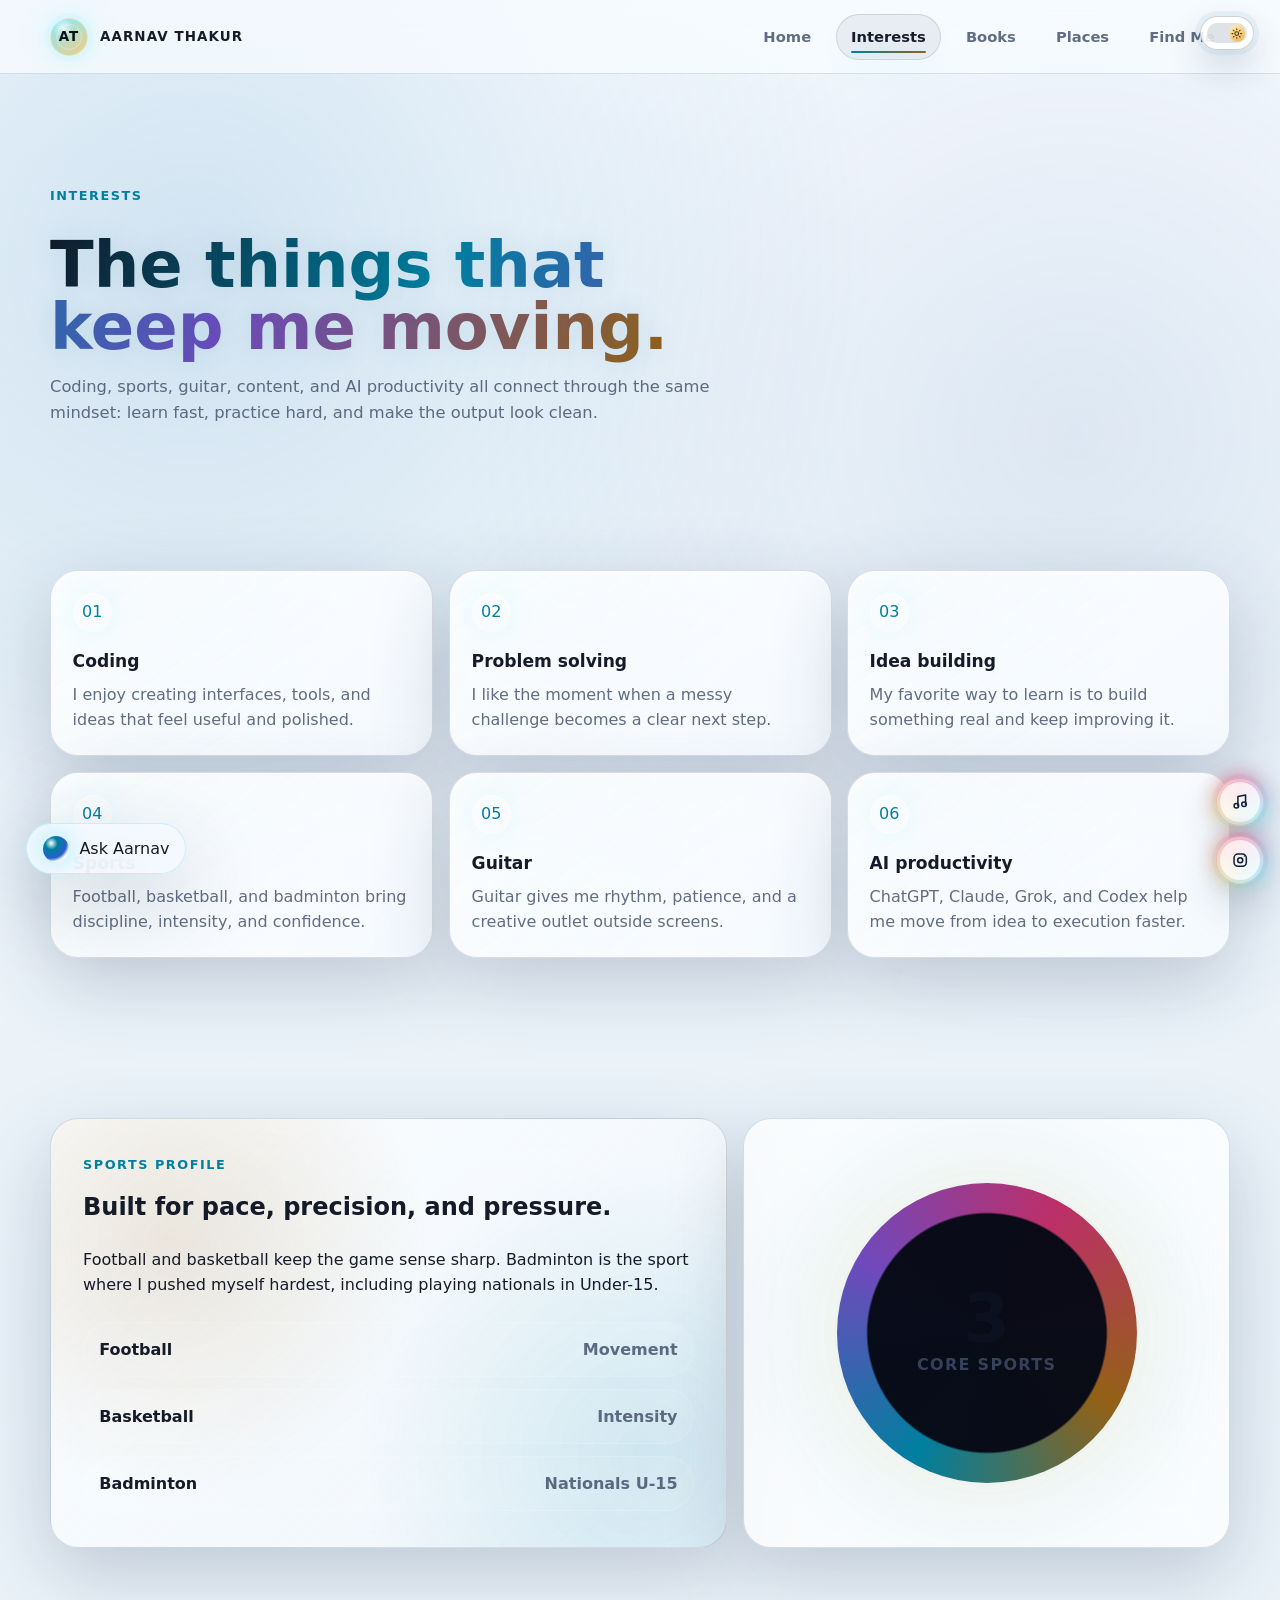
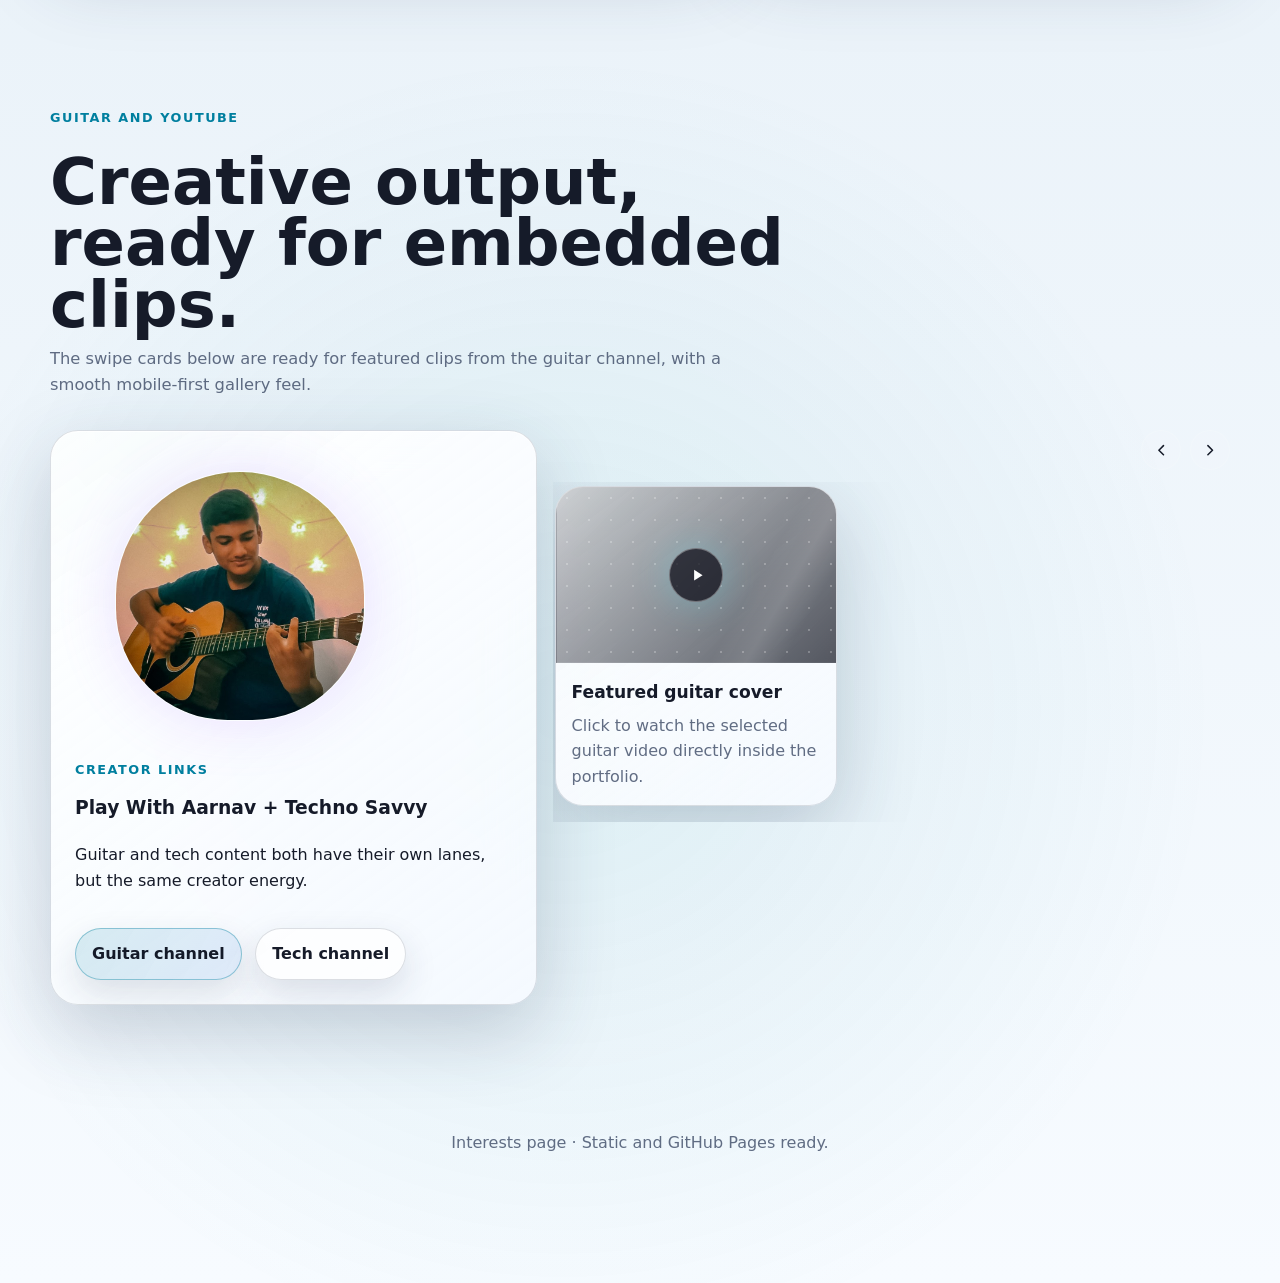
<file: interests.html>
<!doctype html>
<html lang="en">
  <head>
    <meta charset="utf-8">
    <meta name="viewport" content="width=device-width, initial-scale=1">
    <meta name="description" content="Aarnav Thakur's interests: coding, sports, guitar, content creation, and AI productivity.">
    <meta property="og:type" content="website">
    <meta property="og:title" content="Interests | Aarnav Thakur">
    <meta property="og:description" content="Aarnav Thakur's interests: coding, sports, guitar, content creation, and AI productivity.">
    <meta property="og:url" content="https://aarnav2506.github.io/Blog/interests.html">
    <meta property="og:image" content="https://aarnav2506.github.io/Blog/assets/images/at-favicon-zoomed.png">
    <meta property="og:image:alt" content="AT logo for Aarnav Thakur">
    <meta name="twitter:card" content="summary">
    <meta name="twitter:title" content="Interests | Aarnav Thakur">
    <meta name="twitter:description" content="Aarnav Thakur's interests: coding, sports, guitar, content creation, and AI productivity.">
    <meta name="twitter:image" content="https://aarnav2506.github.io/Blog/assets/images/at-favicon-zoomed.png">
    <title>Interests | Aarnav Thakur</title>
    <link rel="manifest" href="./manifest.json">
    <meta name="theme-color" content="#050814">
    <link rel="icon" type="image/png" sizes="512x512" href="https://aarnav2506.github.io/Blog/assets/images/at-favicon-zoomed.png">
    <link rel="apple-touch-icon" href="https://aarnav2506.github.io/Blog/assets/images/at-favicon-zoomed.png">
    <link rel="stylesheet" href="./assets/css/styles.css">
    <link rel="stylesheet" href="./assets/css/advanced-experience.css">
  </head>
  <body>
    <canvas id="starfield" aria-hidden="true"></canvas>
    <div class="texture-noise" aria-hidden="true"></div>
    <div class="aurora aurora-one" aria-hidden="true"></div>
    <div class="aurora aurora-two" aria-hidden="true"></div>
    <div class="aurora aurora-three" aria-hidden="true"></div>

    <a class="skip-link" href="#main">Skip to content</a>

    <header class="site-header">
      <a class="brand" href="./index.html" aria-label="Aarnav Thakur home">
        <span class="brand-mark">AT</span>
        <span>Aarnav Thakur</span>
      </a>
      <button class="nav-toggle" type="button" aria-expanded="false" aria-controls="primary-navigation" aria-label="Open navigation">
        <svg viewBox="0 0 24 24" aria-hidden="true"><path d="M4 7h16M4 12h16M4 17h16"></path></svg>
      </button>
      <nav class="nav-links" id="primary-navigation" aria-label="Primary navigation">
        <a href="./index.html">Home</a>
        <a href="./interests.html" aria-current="page">Interests</a>
        <a href="./books.html">Books</a>
        <a href="./places.html">Places</a>
        <a href="./find-me.html">Find Me</a>
      </nav>
    </header>

    <main id="main" class="page-shell">
      <section class="page-hero wide" data-reveal>
        <span class="section-kicker">Interests</span>
        <h1><span class="gradient-text">The things that keep me moving.</span></h1>
        <p>
          Coding, sports, guitar, content, and AI productivity all connect through the same mindset:
          learn fast, practice hard, and make the output look clean.
        </p>
      </section>

      <section class="section compact">
        <div class="grid three">
          <article class="feature-card" data-reveal>
            <div class="feature-icon">01</div>
            <h3>Coding</h3>
            <p>I enjoy creating interfaces, tools, and ideas that feel useful and polished.</p>
          </article>
          <article class="feature-card delay-1" data-reveal>
            <div class="feature-icon">02</div>
            <h3>Problem solving</h3>
            <p>I like the moment when a messy challenge becomes a clear next step.</p>
          </article>
          <article class="feature-card delay-2" data-reveal>
            <div class="feature-icon">03</div>
            <h3>Idea building</h3>
            <p>My favorite way to learn is to build something real and keep improving it.</p>
          </article>
          <article class="feature-card" data-reveal>
            <div class="feature-icon">04</div>
            <h3>Sports</h3>
            <p>Football, basketball, and badminton bring discipline, intensity, and confidence.</p>
          </article>
          <article class="feature-card delay-1" data-reveal>
            <div class="feature-icon">05</div>
            <h3>Guitar</h3>
            <p>Guitar gives me rhythm, patience, and a creative outlet outside screens.</p>
          </article>
          <article class="feature-card delay-2" data-reveal>
            <div class="feature-icon">06</div>
            <h3>AI productivity</h3>
            <p>ChatGPT, Claude, Grok, and Codex help me move from idea to execution faster.</p>
          </article>
        </div>
      </section>

      <section class="section compact">
        <div class="sports-stage">
          <article class="glass-card sports-panel" data-reveal>
            <span class="section-kicker">Sports profile</span>
            <h2>Built for pace, precision, and pressure.</h2>
            <p>
              Football and basketball keep the game sense sharp. Badminton is the sport where I pushed
              myself hardest, including playing nationals in Under-15.
            </p>
            <div class="sports-list">
              <div class="sport-row"><strong>Football</strong><span>Movement</span></div>
              <div class="sport-row"><strong>Basketball</strong><span>Intensity</span></div>
              <div class="sport-row"><strong>Badminton</strong><span>Nationals U-15</span></div>
            </div>
          </article>
          <aside class="glass-card achievement-ring delay-1" data-reveal>
            <div class="ring">
              <div class="ring-content">
                <b>3</b>
                <span>Core sports</span>
              </div>
            </div>
          </aside>
        </div>
      </section>

      <section class="section compact">
        <div class="section-heading" data-reveal>
          <span class="section-kicker">Guitar and YouTube</span>
          <h2>Creative output, ready for embedded clips.</h2>
          <p>
            The swipe cards below are ready for featured clips from the guitar channel,
            with a smooth mobile-first gallery feel.
          </p>
        </div>

        <div class="media-split">
          <article class="glass-card channel-card" data-reveal>
            <figure class="channel-avatar">
              <img src="./assets/images/profile-family-hero.jpg" alt="Profile photo for Aarnav">
            </figure>
            <div>
              <span class="section-kicker">Creator links</span>
              <h3>Play With Aarnav + Techno Savvy</h3>
              <p>Guitar and tech content both have their own lanes, but the same creator energy.</p>
            </div>
            <div class="card-actions">
              <a class="button primary" href="https://www.youtube.com/@playwithaarnav" target="_blank" rel="noreferrer">Guitar channel</a>
              <a class="button" href="https://www.youtube.com/@technosavvy4364" target="_blank" rel="noreferrer">Tech channel</a>
            </div>
          </article>

          <div class="video-rail-wrap" data-reveal>
            <div class="rail-toolbar">
              <button class="icon-button" type="button" data-rail-prev="#creatorRail" aria-label="Previous creator tile">
                <svg viewBox="0 0 24 24" aria-hidden="true"><path d="m15 18-6-6 6-6"></path></svg>
              </button>
              <button class="icon-button" type="button" data-rail-next="#creatorRail" aria-label="Next creator tile">
                <svg viewBox="0 0 24 24" aria-hidden="true"><path d="m9 18 6-6-6-6"></path></svg>
              </button>
            </div>
            <div class="video-rail" id="creatorRail">
              <!-- YOUTUBE: Paste real video IDs into data-video-id when clips are ready. -->
              <article class="video-card" tabindex="0" data-title="Guitar Feature" data-video-id="VIDEO_ID_HERE" data-channel-url="https://www.youtube.com/@playwithaarnav">
                <div class="video-visual"><span class="play-button"><svg viewBox="0 0 24 24" aria-hidden="true"><path d="M8 5v14l11-7z"></path></svg></span></div>
                <div class="video-content"><h3>Guitar feature</h3><p>A tile for a cover, riff, or featured guitar moment.</p></div>
              </article>
            </div>
          </div>
        </div>
      </section>
    </main>

    <footer class="footer">
      <p>Interests page &middot; Static and GitHub Pages ready.</p>
    </footer>

    <audio id="bgm" src="./assets/audio/minecraft-theme.mp3" loop preload="none"></audio>
    <div class="floating-actions" aria-label="Quick actions">
      <button class="icon-button audio-toggle" type="button" aria-label="Play background music">
        <svg viewBox="0 0 24 24" aria-hidden="true"><path d="M9 18V6l10-2v12"></path><circle cx="7" cy="18" r="3"></circle><circle cx="17" cy="16" r="3"></circle></svg>
      </button>
      <button class="icon-button instagram-float" type="button" aria-label="Open Instagram card">
        <svg viewBox="0 0 24 24" aria-hidden="true"><rect x="4" y="4" width="16" height="16" rx="5"></rect><circle cx="12" cy="12" r="3.3"></circle><path d="M17.5 6.5h.01"></path></svg>
      </button>
      <div class="insta-popover">
        <strong>@aarnav_thakurr</strong>
        <p>Instagram page for updates, moments, and creative work.</p>
        <a class="button primary" href="https://www.instagram.com/aarnav_thakurr/" target="_blank" rel="noreferrer">Open Instagram</a>
      </div>
    </div>

    <section class="video-modal" id="videoModal" aria-hidden="true">
      <div class="video-modal__backdrop" data-close-video></div>
      <div class="video-modal__panel" role="dialog" aria-modal="true" aria-label="Video player">
        <button class="modal-close" type="button" data-close-video aria-label="Close video">
          <svg viewBox="0 0 24 24" aria-hidden="true"><path d="M6 6l12 12M18 6 6 18"></path></svg>
        </button>
        <div id="videoModalBody"></div>
      </div>
    </section>

    <script src="./assets/js/main.js"></script>
    <script src="./assets/js/advanced-experience.js"></script>
  </body>
</html>
</file>
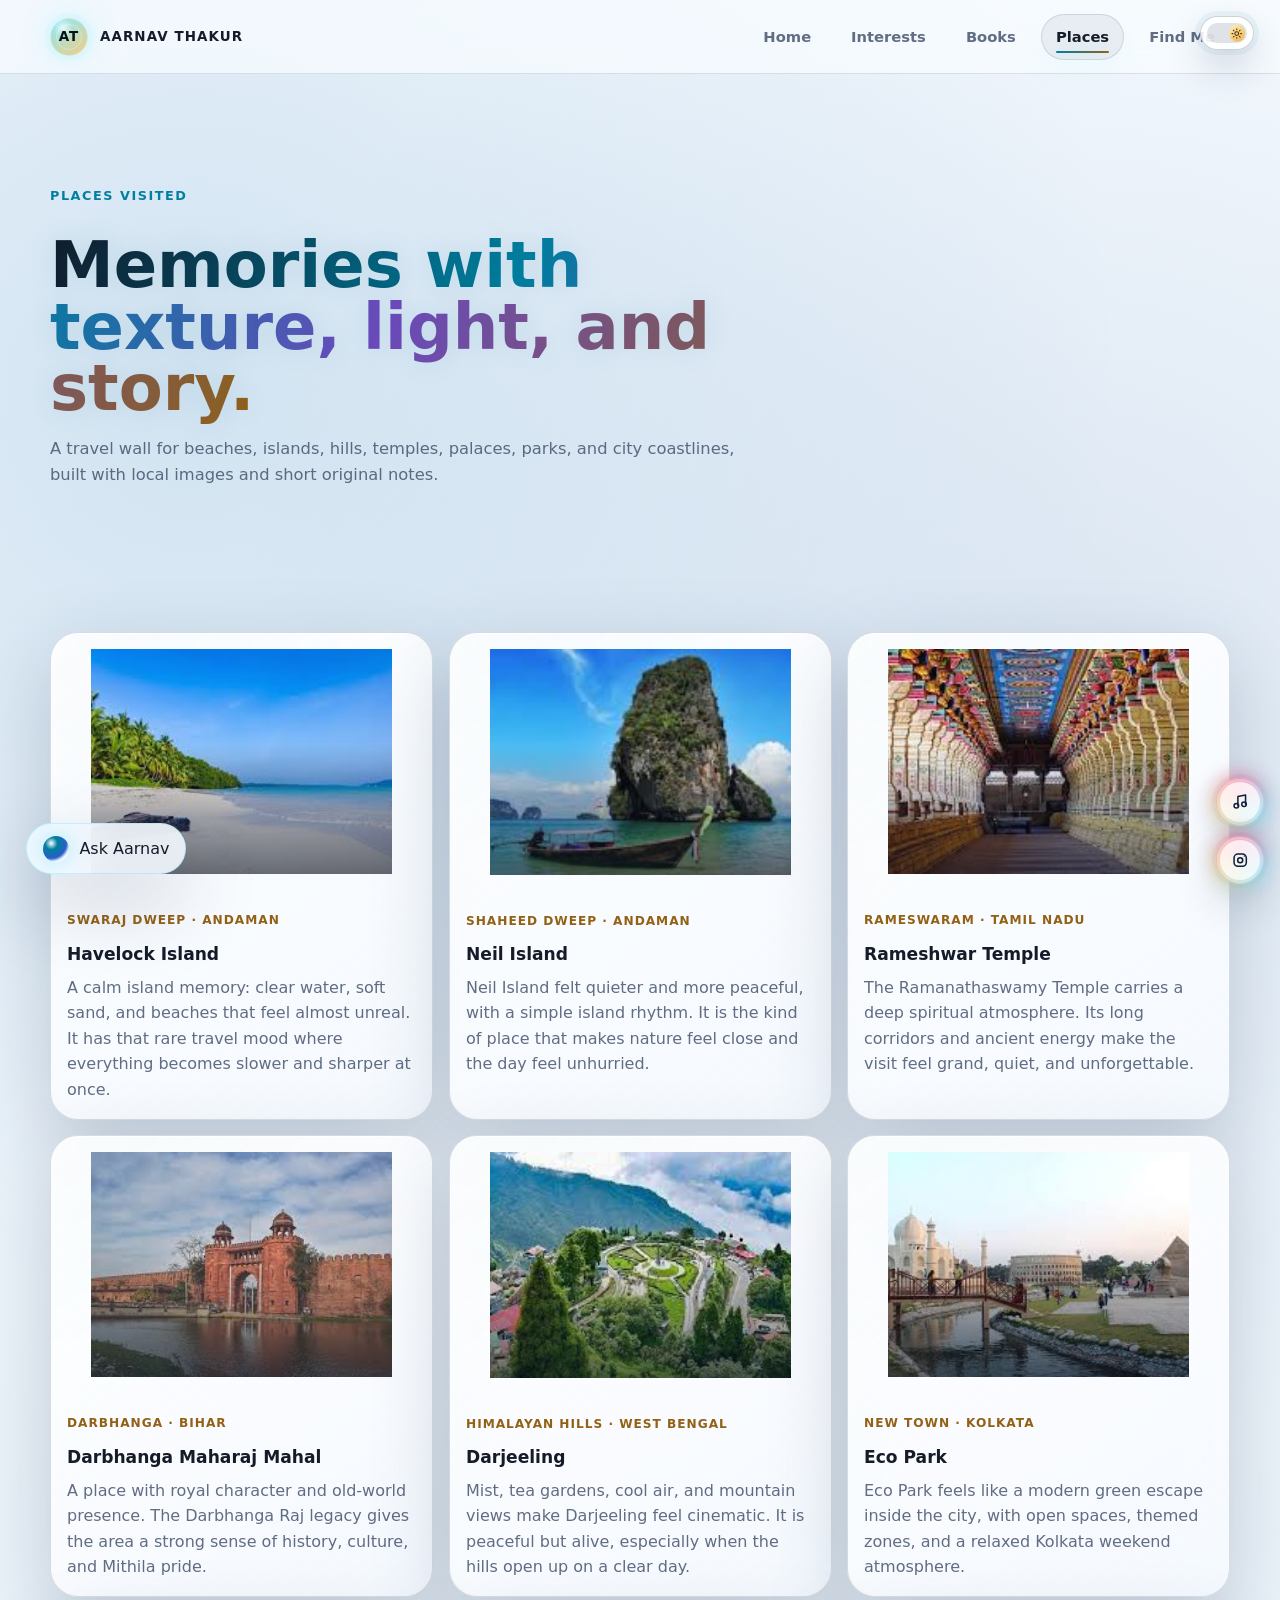
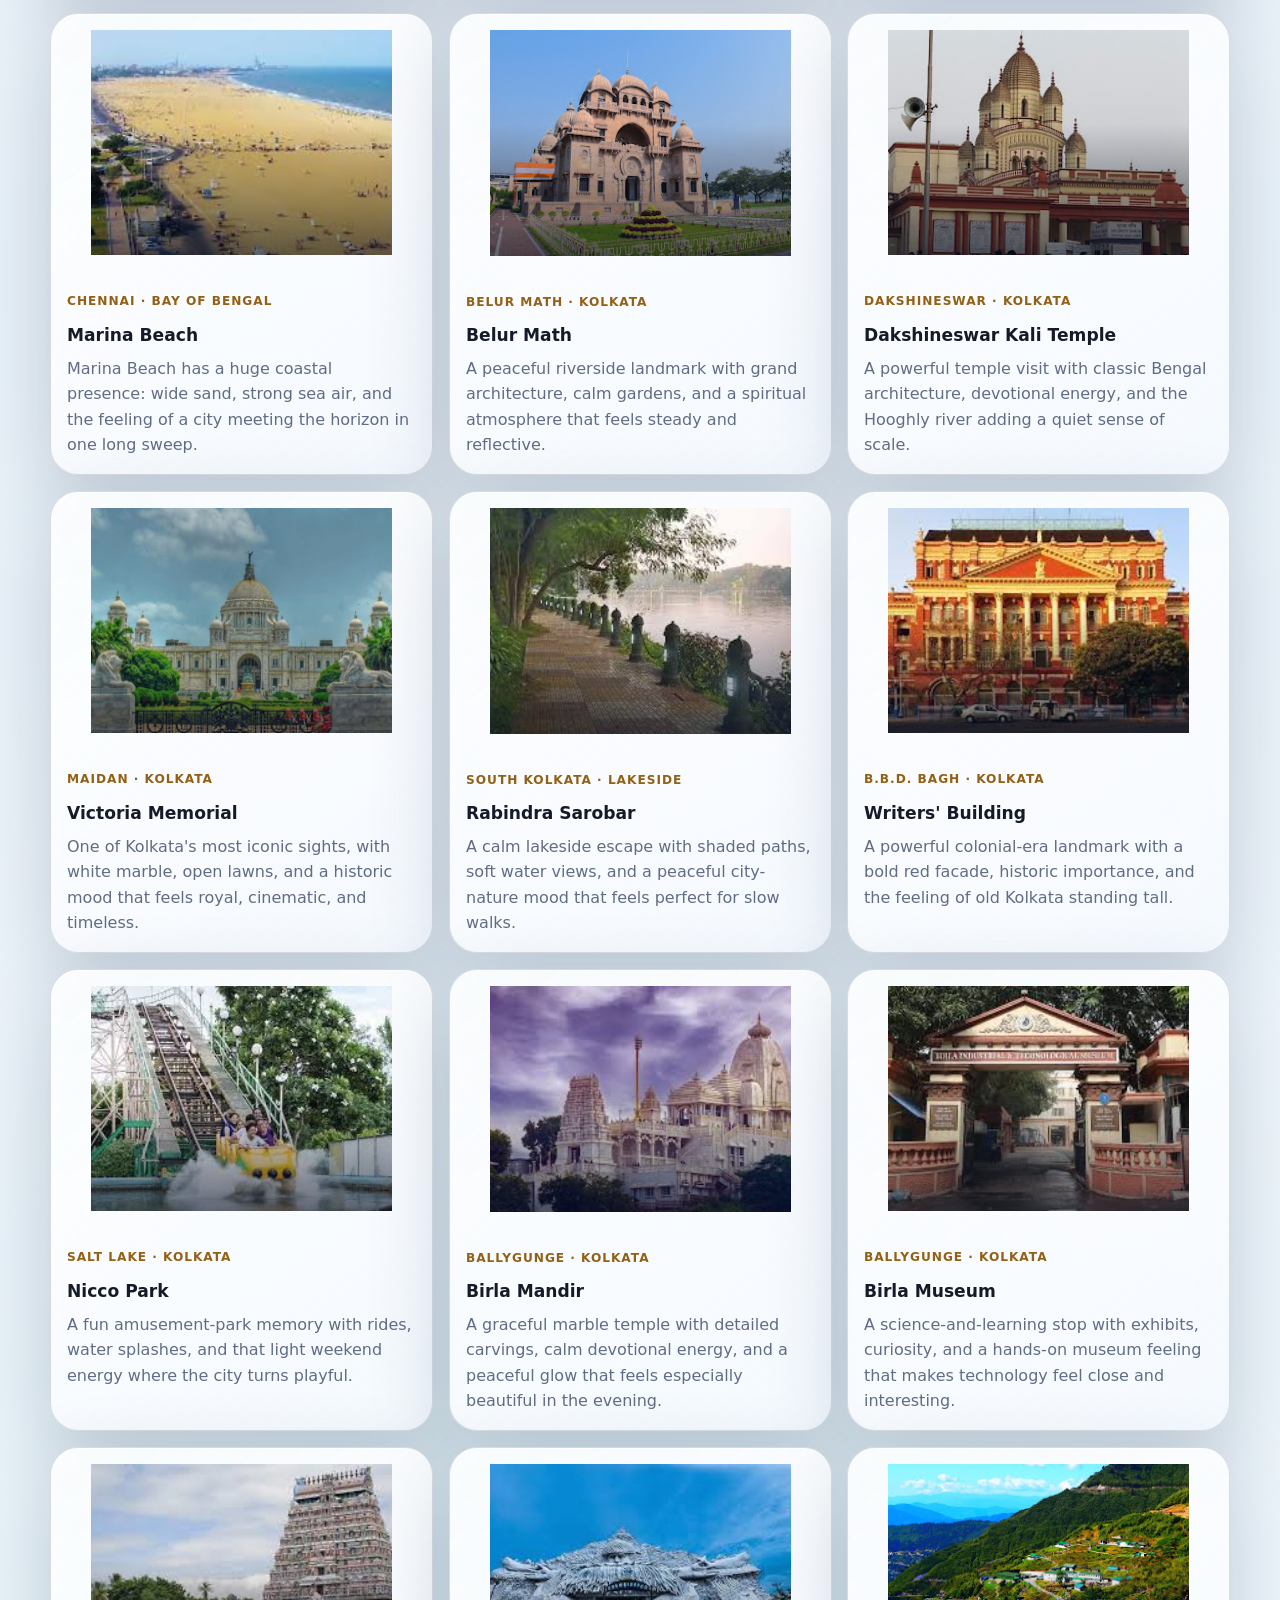
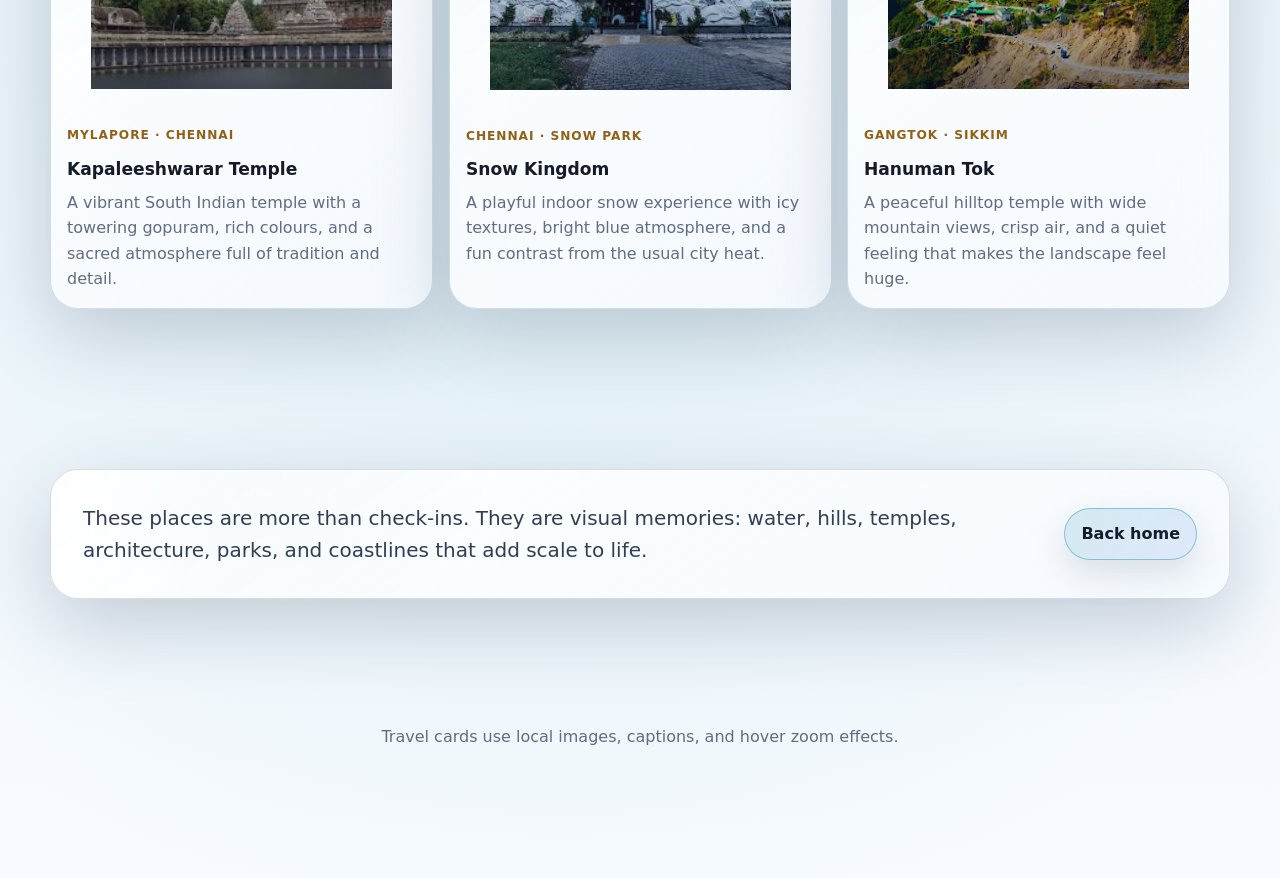
<file: places.html>
<!doctype html>
<html lang="en">
  <head>
    <meta charset="utf-8">
    <meta name="viewport" content="width=device-width, initial-scale=1">
    <meta name="description" content="Places visited by Aarnav Thakur with polished personal memory notes.">
    <meta property="og:type" content="website">
    <meta property="og:title" content="Places Visited | Aarnav Thakur">
    <meta property="og:description" content="Places visited by Aarnav Thakur with polished personal memory notes.">
    <meta property="og:url" content="https://aarnav2506.github.io/Blog/places.html">
    <meta property="og:image" content="https://aarnav2506.github.io/Blog/assets/images/at-favicon-zoomed.png">
    <meta property="og:image:alt" content="AT logo for Aarnav Thakur">
    <meta name="twitter:card" content="summary">
    <meta name="twitter:title" content="Places Visited | Aarnav Thakur">
    <meta name="twitter:description" content="Places visited by Aarnav Thakur with polished personal memory notes.">
    <meta name="twitter:image" content="https://aarnav2506.github.io/Blog/assets/images/at-favicon-zoomed.png">
    <title>Places Visited | Aarnav Thakur</title>
    <link rel="manifest" href="./manifest.json">
    <meta name="theme-color" content="#050814">
    <link rel="icon" type="image/png" sizes="512x512" href="https://aarnav2506.github.io/Blog/assets/images/at-favicon-zoomed.png">
    <link rel="apple-touch-icon" href="https://aarnav2506.github.io/Blog/assets/images/at-favicon-zoomed.png">
    <link rel="stylesheet" href="./assets/css/styles.css">
    <link rel="stylesheet" href="./assets/css/advanced-experience.css">
  </head>
  <body>
    <canvas id="starfield" aria-hidden="true"></canvas>
    <div class="texture-noise" aria-hidden="true"></div>
    <div class="aurora aurora-one" aria-hidden="true"></div>
    <div class="aurora aurora-two" aria-hidden="true"></div>
    <div class="aurora aurora-three" aria-hidden="true"></div>

    <a class="skip-link" href="#main">Skip to content</a>

    <header class="site-header">
      <a class="brand" href="./index.html" aria-label="Aarnav Thakur home">
        <span class="brand-mark">AT</span>
        <span>Aarnav Thakur</span>
      </a>
      <button class="nav-toggle" type="button" aria-expanded="false" aria-controls="primary-navigation" aria-label="Open navigation">
        <svg viewBox="0 0 24 24" aria-hidden="true"><path d="M4 7h16M4 12h16M4 17h16"></path></svg>
      </button>
      <nav class="nav-links" id="primary-navigation" aria-label="Primary navigation">
        <a href="./index.html">Home</a>
        <a href="./interests.html">Interests</a>
        <a href="./books.html">Books</a>
        <a href="./places.html" aria-current="page">Places</a>
        <a href="./find-me.html">Find Me</a>
      </nav>
    </header>

    <main id="main" class="page-shell">
      <section class="page-hero wide" data-reveal>
        <span class="section-kicker">Places visited</span>
        <h1><span class="gradient-text">Memories with texture, light, and story.</span></h1>
        <p>
          A travel wall for beaches, islands, hills, temples, palaces, parks, and city coastlines,
          built with local images and short original notes.
        </p>
      </section>

      <section class="section compact">
        <div class="grid three">
          <article class="place-card" data-reveal>
            <figure class="place-image">
              <img src="./assets/images/place-havelock.jpg" alt="Havelock Island">
            </figure>
            <div class="place-content">
              <span class="place-meta">Swaraj Dweep &middot; Andaman</span>
              <h3>Havelock Island</h3>
              <p>
                A calm island memory: clear water, soft sand, and beaches that feel almost unreal.
                It has that rare travel mood where everything becomes slower and sharper at once.
              </p>
            </div>
          </article>

          <article class="place-card delay-1" data-reveal>
            <figure class="place-image">
              <img src="./assets/images/place-neil.jpg" alt="Neil Island">
            </figure>
            <div class="place-content">
              <span class="place-meta">Shaheed Dweep &middot; Andaman</span>
              <h3>Neil Island</h3>
              <p>
                Neil Island felt quieter and more peaceful, with a simple island rhythm. It is the
                kind of place that makes nature feel close and the day feel unhurried.
              </p>
            </div>
          </article>

          <article class="place-card delay-2" data-reveal>
            <figure class="place-image">
              <img src="./assets/images/place-rameshwaram-temple.jpg" alt="Rameshwar Temple">
            </figure>
            <div class="place-content">
              <span class="place-meta">Rameswaram &middot; Tamil Nadu</span>
              <h3>Rameshwar Temple</h3>
              <p>
                The Ramanathaswamy Temple carries a deep spiritual atmosphere. Its long corridors and
                ancient energy make the visit feel grand, quiet, and unforgettable.
              </p>
            </div>
          </article>

          <article class="place-card" data-reveal>
            <figure class="place-image">
              <img src="./assets/images/place-darbhanga.jpg" alt="Darbhanga Maharaj Mahal">
            </figure>
            <div class="place-content">
              <span class="place-meta">Darbhanga &middot; Bihar</span>
              <h3>Darbhanga Maharaj Mahal</h3>
              <p>
                A place with royal character and old-world presence. The Darbhanga Raj legacy gives
                the area a strong sense of history, culture, and Mithila pride.
              </p>
            </div>
          </article>

          <article class="place-card delay-1" data-reveal>
            <figure class="place-image">
              <img src="./assets/images/place-darjeeling.jpg" alt="Darjeeling hills">
            </figure>
            <div class="place-content">
              <span class="place-meta">Himalayan hills &middot; West Bengal</span>
              <h3>Darjeeling</h3>
              <p>
                Mist, tea gardens, cool air, and mountain views make Darjeeling feel cinematic.
                It is peaceful but alive, especially when the hills open up on a clear day.
              </p>
            </div>
          </article>

          <article class="place-card delay-2" data-reveal>
            <figure class="place-image">
              <img src="./assets/images/place-eco-park.jpg" alt="Eco Park Kolkata">
            </figure>
            <div class="place-content">
              <span class="place-meta">New Town &middot; Kolkata</span>
              <h3>Eco Park</h3>
              <p>
                Eco Park feels like a modern green escape inside the city, with open spaces, themed
                zones, and a relaxed Kolkata weekend atmosphere.
              </p>
            </div>
          </article>

          <article class="place-card" data-reveal>
            <figure class="place-image">
              <img src="./assets/images/place-marina.jpg" alt="Marina Beach Chennai">
            </figure>
            <div class="place-content">
              <span class="place-meta">Chennai &middot; Bay of Bengal</span>
              <h3>Marina Beach</h3>
              <p>
                Marina Beach has a huge coastal presence: wide sand, strong sea air, and the feeling
                of a city meeting the horizon in one long sweep.
              </p>
            </div>
          </article>
        </div>
      </section>

      <section class="section compact">
        <div class="quote-band" data-reveal>
          <p>
            These places are more than check-ins. They are visual memories: water, hills, temples,
            architecture, parks, and coastlines that add scale to life.
          </p>
          <a class="button primary" href="./index.html#places">Back home</a>
        </div>
      </section>
    </main>

    <footer class="footer">
      <p>Travel cards use local images, captions, and hover zoom effects.</p>
    </footer>

    <audio id="bgm" src="./assets/audio/minecraft-theme.mp3" loop preload="none"></audio>
    <div class="floating-actions" aria-label="Quick actions">
      <button class="icon-button audio-toggle" type="button" aria-label="Play background music">
        <svg viewBox="0 0 24 24" aria-hidden="true"><path d="M9 18V6l10-2v12"></path><circle cx="7" cy="18" r="3"></circle><circle cx="17" cy="16" r="3"></circle></svg>
      </button>
      <button class="icon-button instagram-float" type="button" aria-label="Open Instagram card">
        <svg viewBox="0 0 24 24" aria-hidden="true"><rect x="4" y="4" width="16" height="16" rx="5"></rect><circle cx="12" cy="12" r="3.3"></circle><path d="M17.5 6.5h.01"></path></svg>
      </button>
      <div class="insta-popover">
        <strong>@aarnav_thakurr</strong>
        <p>Instagram page for updates, moments, and creative work.</p>
        <a class="button primary" href="https://www.instagram.com/aarnav_thakurr/" target="_blank" rel="noreferrer">Open Instagram</a>
      </div>
    </div>

    <section class="video-modal" id="videoModal" aria-hidden="true">
      <div class="video-modal__backdrop" data-close-video></div>
      <div class="video-modal__panel" role="dialog" aria-modal="true" aria-label="Video player">
        <button class="modal-close" type="button" data-close-video aria-label="Close video">
          <svg viewBox="0 0 24 24" aria-hidden="true"><path d="M6 6l12 12M18 6 6 18"></path></svg>
        </button>
        <div id="videoModalBody"></div>
      </div>
    </section>

    <script src="./assets/js/main.js"></script>
    <script src="./assets/js/advanced-experience.js"></script>
  </body>
</html>
</file>
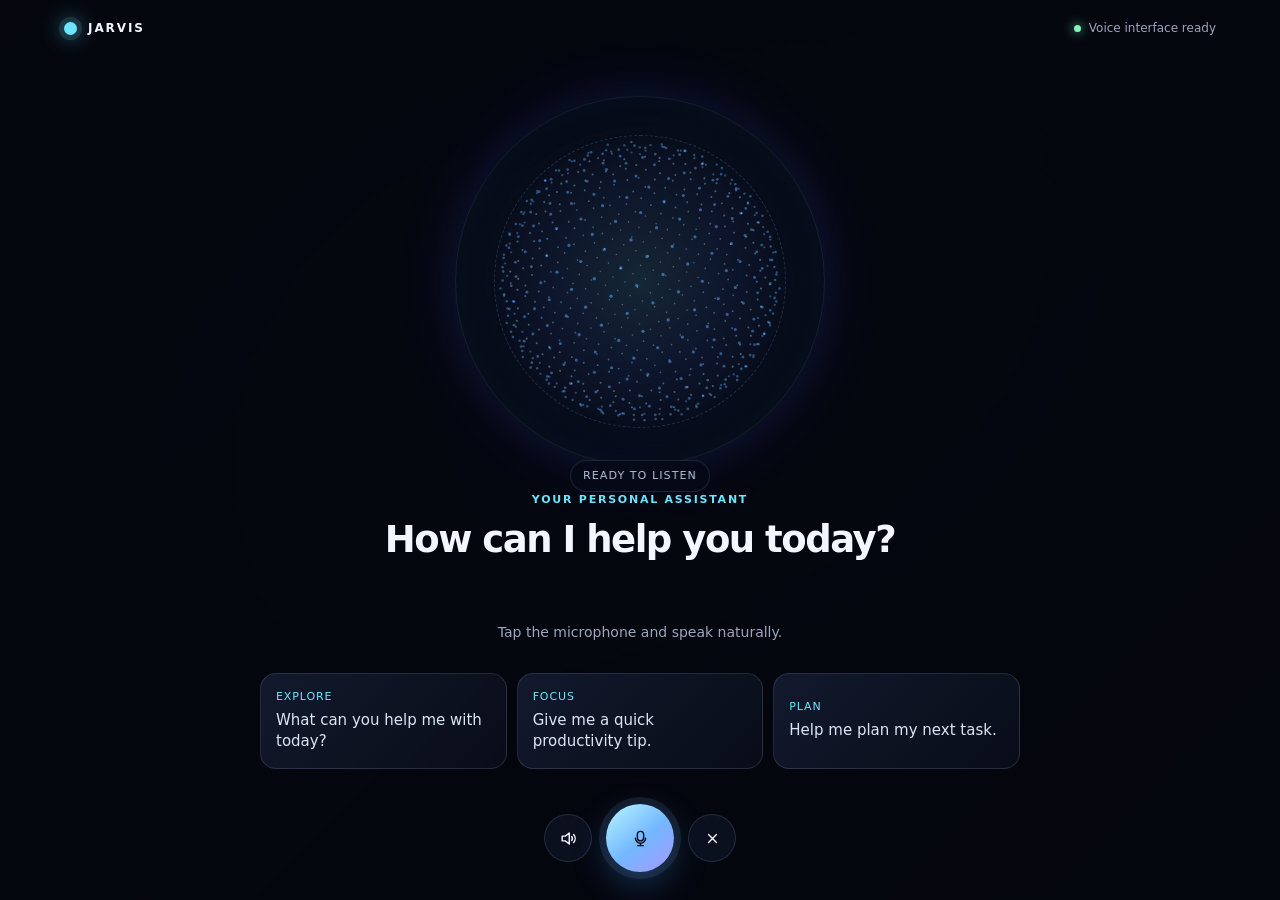
<file: assets/jarvis-voice-pro.html>
<!doctype html>
<html lang="en">
<head>
  <meta charset="utf-8">
  <meta name="viewport" content="width=device-width,initial-scale=1">
  <meta name="theme-color" content="#070a12">
  <title>Jarvis — Voice Assistant</title>
  <style>
    :root { --bg:#060811; --ink:#f3f6ff; --muted:#9ba6bd; --line:rgba(190,211,255,.14); --glass:rgba(17,24,42,.62); --cyan:#6de5ff; --violet:#9b8cff; }
    * { box-sizing:border-box; }
    html,body { min-height:100%; margin:0; }
    body { overflow-x:hidden; background:var(--bg); color:var(--ink); font:500 15px/1.45 Inter,ui-sans-serif,system-ui,-apple-system,"Segoe UI",sans-serif; }
    button { font:inherit; }
    .app { isolation:isolate; position:relative; display:grid; grid-template-rows:auto 1fr auto; min-height:100svh; padding:20px clamp(20px,5vw,72px) 28px; overflow:hidden; }
    .site-background-video { position:fixed; z-index:-3; inset:0; width:100%; height:100%; object-fit:cover; object-position:center; pointer-events:none; background:#060811; }
    .background-shade { z-index:-2; position:absolute; inset:0; pointer-events:none; background:linear-gradient(135deg,rgba(3,5,12,.48),rgba(4,5,10,.26) 48%,rgba(3,5,12,.58)); transition:opacity .28s ease; }
    .background-shade.is-loop-fade { opacity:.82; transition-duration:.16s; }
    .app::before { content:""; z-index:-1; position:absolute; inset:0; pointer-events:none; background:radial-gradient(ellipse 55% 50% at 50% 40%,rgba(7,14,35,.08),rgba(3,5,12,.3) 78%); }
    .app::after { display:none; }
    .topbar { display:flex; align-items:center; justify-content:space-between; gap:16px; }
    .brand { display:flex; gap:11px; align-items:center; letter-spacing:.16em; font-size:12px; font-weight:800; }
    .brand-mark { width:13px; height:13px; border-radius:50%; background:var(--cyan); box-shadow:0 0 0 5px rgba(109,229,255,.12),0 0 22px var(--cyan); }
    .connection { color:var(--muted); font-size:12px; display:flex; align-items:center; gap:8px; }
    .connection i { width:7px;height:7px;border-radius:50%;background:#83f4b9;box-shadow:0 0 12px #83f4b9; }
    main { width:min(100%,920px); margin:auto; display:grid; justify-items:center; align-content:center; padding:24px 0 16px; }
    .orb-stage { position:relative; width:clamp(250px,46vw,430px); aspect-ratio:1; display:grid; place-items:center; }
    .orb-stage::before,.orb-stage::after { content:""; position:absolute; border-radius:50%; pointer-events:none; }
    .orb-stage::before { inset:7%; border:1px solid rgba(160,191,255,.12); box-shadow:0 0 60px rgba(93,115,255,.16),inset 0 0 46px rgba(71,184,255,.08); animation:spin 18s linear infinite; }
    .orb-stage::after { inset:16%; border:1px dashed rgba(136,223,255,.18); animation:spin 11s linear infinite reverse; }
    canvas { width:100%; height:100%; filter:drop-shadow(0 0 22px rgba(90,182,255,.38)); }
    .state-pill { position:absolute; bottom:1%; left:50%; transform:translateX(-50%); white-space:nowrap; padding:7px 12px; border:1px solid var(--line); border-radius:999px; background:rgba(6,10,22,.75); color:#b9c5de; font-size:11px; letter-spacing:.1em; text-transform:uppercase; backdrop-filter:blur(14px); }
    .copy { width:min(100%,680px); text-align:center; margin-top:-4px; }
    .eyebrow { color:var(--cyan); letter-spacing:.16em; text-transform:uppercase; font-size:11px; font-weight:800; }
    h1 { margin:9px 0 0; min-height:2.55em; font-size:clamp(22px,3.2vw,37px); line-height:1.25; letter-spacing:-.04em; font-weight:650; text-wrap:balance; }
    .helper { margin:10px auto 0; min-height:1.5em; color:var(--muted); font-size:14px; }
    .prompts { display:grid; grid-template-columns:repeat(3,1fr); width:min(100%,760px); gap:10px; margin-top:30px; }
    .prompt { min-height:80px; padding:15px; text-align:left; color:#dce5f6; cursor:pointer; border:1px solid var(--line); border-radius:16px; background:linear-gradient(135deg,rgba(25,34,58,.72),rgba(12,17,31,.62)); transition:transform .2s, border-color .2s,background .2s; }
    .prompt:hover,.prompt:focus-visible { outline:none; transform:translateY(-3px); border-color:rgba(109,229,255,.54); background:rgba(30,43,74,.8); }
    .prompt span { display:block; color:var(--cyan); font-size:11px; letter-spacing:.08em; text-transform:uppercase; margin-bottom:5px; }
    .dock { align-self:end; display:flex; align-items:center; justify-content:center; gap:14px; padding-top:14px; }
    .control { display:grid; place-items:center; width:48px; height:48px; border:1px solid var(--line); border-radius:50%; background:var(--glass); color:var(--ink); cursor:pointer; backdrop-filter:blur(14px); transition:transform .18s,border-color .18s,background .18s; }
    .control:hover,.control:focus-visible { outline:none; transform:translateY(-2px); border-color:rgba(109,229,255,.68); background:rgba(29,40,68,.85); }
    .control svg { width:19px;height:19px;fill:none;stroke:currentColor;stroke-width:1.8;stroke-linecap:round;stroke-linejoin:round; }
    .mic { width:68px; height:68px; border:0; color:#07101e; background:linear-gradient(140deg,#baf6ff,#73b7ff 53%,#a798ff); box-shadow:0 0 0 7px rgba(116,185,255,.11),0 12px 35px rgba(74,159,255,.28); }
    .mic:hover,.mic:focus-visible { background:linear-gradient(140deg,#d6fbff,#89c3ff 53%,#b9adff); }
    .mic.active { animation:micPulse 1.2s ease-in-out infinite; }
    .control.active:not(.mic) { color:var(--cyan); border-color:rgba(109,229,255,.65); }
    .notice { position:absolute; bottom:24px; left:50%; transform:translateX(-50%); width:max-content; max-width:calc(100% - 36px); padding:9px 14px; border:1px solid var(--line); border-radius:12px; background:rgba(16,22,39,.88); color:#c5d0e5; text-align:center; font-size:12px; opacity:0; pointer-events:none; transition:opacity .2s; }
    .notice.show { opacity:1; }
    @keyframes spin { to { transform:rotate(360deg); } }
    @keyframes micPulse { 50% { transform:scale(1.07); box-shadow:0 0 0 13px rgba(116,185,255,.08),0 12px 35px rgba(74,159,255,.44); } }
    @media (max-width:780px) { .site-background-video { display:none; } }
    @media (max-width:600px) { .app { padding:18px 18px 24px; } .connection { font-size:10px; } .orb-stage { width:min(78vw,355px); } main { align-content:start; padding-top:32px; } .prompts { grid-template-columns:1fr; margin-top:24px; } .prompt { min-height:0; padding:13px 15px; } h1 { min-height:3.7em; } }
    @media (prefers-reduced-motion:reduce) { .site-background-video { display:none; } *,*::before,*::after { animation-duration:.01ms !important; transition-duration:.01ms !important; } }
  </style>
</head>
<body>
  <div class="app">
    <video class="site-background-video" id="siteBackgroundVideo" autoplay muted loop playsinline preload="metadata" aria-hidden="true">
      <source src="video/portfolio-background.mp4" type="video/mp4">
    </video>
    <div class="background-shade" id="backgroundShade" aria-hidden="true"></div>
    <header class="topbar"><div class="brand"><span class="brand-mark"></span>JARVIS</div><div class="connection"><i></i>Voice interface ready</div></header>
    <main>
      <div class="orb-stage"><canvas id="orb" aria-label="Animated Jarvis voice orb"></canvas><div class="state-pill" id="state">Ready to listen</div></div>
      <section class="copy" aria-live="polite"><div class="eyebrow" id="speaker">Your personal assistant</div><h1 id="subtitle">How can I help you today?</h1><p class="helper" id="helper">Tap the microphone and speak naturally.</p></section>
      <section class="prompts" aria-label="Suggested questions">
        <button class="prompt" data-question="What can you help me with today?"><span>Explore</span>What can you help me with today?</button>
        <button class="prompt" data-question="Give me a quick productivity tip."><span>Focus</span>Give me a quick productivity tip.</button>
        <button class="prompt" data-question="Help me plan my next task."><span>Plan</span>Help me plan my next task.</button>
      </section>
    </main>
    <footer class="dock">
      <button class="control" id="sound" aria-label="Turn ambient sound on" aria-pressed="false"><svg viewBox="0 0 24 24"><path d="M4 9v6h4l5 4V5L8 9H4Z"/><path d="M16 9.5a4 4 0 0 1 0 5"/><path d="M18.5 7a7.5 7.5 0 0 1 0 10"/></svg></button>
      <button class="control mic" id="mic" aria-label="Start listening" aria-pressed="false"><svg viewBox="0 0 24 24"><rect x="8" y="3" width="8" height="12" rx="4"/><path d="M5.5 11.5a6.5 6.5 0 0 0 13 0M12 18v3M8.5 21h7"/></svg></button>
      <button class="control" id="close" aria-label="Stop current conversation"><svg viewBox="0 0 24 24"><path d="m7 7 10 10M17 7 7 17"/></svg></button>
    </footer>
    <div class="notice" id="notice" role="status"></div>
  </div>
<script>
(() => {
  const $ = id => document.getElementById(id), subtitle=$("subtitle"), helper=$("helper"), speaker=$("speaker"), stateLabel=$("state"), mic=$("mic"), sound=$("sound"), close=$("close"), notice=$("notice");
  const app={ listening:false, speaking:false, recognition:null, transcript:"", audio:null, gain:null, ambient:false, level:.08, target:.08, noticeTimer:null };
  const setText=(title,detail="")=>{ subtitle.textContent=title; helper.textContent=detail; };
  const setMode=(mode)=>{ stateLabel.textContent=mode; speaker.textContent=mode === "Listening" ? "Live transcription" : mode === "Speaking" ? "Jarvis is responding" : "Your personal assistant"; };
  const toast=t=>{ notice.textContent=t; notice.classList.add("show"); clearTimeout(app.noticeTimer); app.noticeTimer=setTimeout(()=>notice.classList.remove("show"),3600); };
  function reset(keepText=false) { if(app.recognition) { try { app.recognition.abort(); } catch{} app.recognition=null; } speechSynthesis.cancel(); app.listening=app.speaking=false; app.target=.08; mic.classList.remove("active"); mic.setAttribute("aria-pressed","false"); mic.setAttribute("aria-label","Start listening"); setMode("Ready to listen"); if(!keepText) setText("How can I help you today?","Tap the microphone and speak naturally."); }
  function response(input) { const q=input.toLowerCase(); if(q.includes("productivity")) return "Try a single twenty-five minute focus sprint. Pick one clear outcome, silence notifications, then take a five minute break."; if(q.includes("plan")||q.includes("task")) return "Start by naming the outcome. Then choose the smallest useful next step, set a short time block, and begin before refining the plan."; if(q.includes("help")||q.includes("what can")) return "I can listen to your questions, help shape ideas, and guide you through a focused next step. What would you like to work on?"; if(/hello|hi |hey/.test(q)) return "Hello. I am ready when you are."; return "I heard: " + input + ". I am ready to help you think it through."; }
  function speak(text) { if(!("speechSynthesis" in window)) { toast("Speech replies are not available in this browser."); return; } speechSynthesis.cancel(); const utter=new SpeechSynthesisUtterance(text); utter.lang="en-US"; utter.rate=.98; utter.pitch=1; utter.onstart=()=>{ app.speaking=true; app.target=.72; setMode("Speaking"); setText(text,"Tap × at any time to stop."); }; utter.onend=utter.onerror=()=>{ app.speaking=false; app.target=.08; setMode("Ready to listen"); }; speechSynthesis.speak(utter); }
  function answer(text) { reset(true); setText(text,"Thinking through your request…"); setMode("Thinking"); app.target=.35; setTimeout(()=>speak(response(text)),260); }
  function listen() { const Recognition=window.SpeechRecognition||window.webkitSpeechRecognition; if(!Recognition) { toast("Live speech recognition needs Chrome or Edge, opened over HTTPS or localhost."); setText("Voice recognition is unavailable.","You can still use one of the suggested questions."); return; } reset(true); const r=new Recognition(); app.recognition=r; app.transcript=""; r.lang=navigator.language||"en-US"; r.interimResults=true; r.continuous=false; r.maxAlternatives=1; r.onstart=()=>{ app.listening=true; app.target=.95; mic.classList.add("active"); mic.setAttribute("aria-pressed","true"); mic.setAttribute("aria-label","Stop listening"); setMode("Listening"); setText("I’m listening…","Speak naturally — your words will appear here."); }; r.onresult=e=>{ let final="", interim=""; for(let i=e.resultIndex;i<e.results.length;i++) e.results[i].isFinal ? final+=e.results[i][0].transcript : interim+=e.results[i][0].transcript; if(final) app.transcript+=final; const visible=(app.transcript+interim).trim(); if(visible) setText(visible, interim ? "Listening…" : "Got it."); }; r.onerror=e=>{ if(e.error!=="aborted"&&e.error!=="no-speech") { toast(e.error === "not-allowed" ? "Please allow microphone access, then try again." : "Voice input couldn’t start. Please try again."); } }; r.onend=()=>{ const text=app.transcript.trim(); app.listening=false; mic.classList.remove("active"); mic.setAttribute("aria-pressed","false"); if(text) answer(text); else if(!app.speaking) { app.target=.08; setMode("Ready to listen"); setText("I didn’t catch that.","Tap the microphone and try again."); } }; r.start(); }
  mic.addEventListener("click",()=>app.listening?reset(true):listen()); close.addEventListener("click",()=>{ reset(); toast("Conversation stopped."); }); document.querySelectorAll(".prompt").forEach(b=>b.addEventListener("click",()=>answer(b.dataset.question)));
  function ambient() { const Ctx=window.AudioContext||window.webkitAudioContext; if(!Ctx) return toast("Ambient sound is unavailable in this browser."); if(!app.audio) { app.audio=new Ctx(); app.gain=app.audio.createGain(); app.gain.gain.value=.025; app.gain.connect(app.audio.destination); [174,261].forEach((f,i)=>{ const o=app.audio.createOscillator(), g=app.audio.createGain(); o.type=i?"sine":"triangle"; o.frequency.value=f; g.gain.value=i?.38:.18; o.connect(g).connect(app.gain); o.start(); }); } app.audio.resume(); app.ambient=!app.ambient; app.gain.gain.setTargetAtTime(app.ambient?.025:0,app.audio.currentTime,.08); sound.classList.toggle("active",app.ambient); sound.setAttribute("aria-pressed",String(app.ambient)); sound.setAttribute("aria-label",app.ambient?"Turn ambient sound off":"Turn ambient sound on"); toast(app.ambient?"Ambient sound on.":"Ambient sound off."); }
  sound.addEventListener("click",ambient); window.addEventListener("beforeunload",()=>reset(true));
  const backgroundVideo=$("siteBackgroundVideo"), backgroundShade=$("backgroundShade");
  const desktopVideoEnabled=matchMedia("(min-width: 781px) and (prefers-reduced-motion: no-preference)").matches;
  if(backgroundVideo && desktopVideoEnabled) {
    let wasNearLoop=false;
    backgroundVideo.play().catch(()=>{});
    backgroundVideo.addEventListener("timeupdate",()=>{
      if(backgroundVideo.duration && backgroundVideo.currentTime > backgroundVideo.duration-.18 && !wasNearLoop) { wasNearLoop=true; backgroundShade?.classList.add("is-loop-fade"); }
      if(wasNearLoop && backgroundVideo.currentTime < .18) { wasNearLoop=false; backgroundShade?.classList.remove("is-loop-fade"); }
    });
    document.addEventListener("visibilitychange",()=>{ if(document.hidden) backgroundVideo.pause(); else backgroundVideo.play().catch(()=>{}); });
  }
  const canvas=$("orb"), ctx=canvas.getContext("2d"), dots=Array.from({length:760},(_,i)=>{const y=1-i/759*2,r=Math.sqrt(1-y*y),a=i*2.399963;return {x:Math.cos(a)*r,y,z:Math.sin(a)*r,p:Math.random()*6.28};}); let w,h,dpr;
  function resize(){dpr=Math.min(devicePixelRatio||1,2);w=canvas.clientWidth;h=canvas.clientHeight;canvas.width=w*dpr;canvas.height=h*dpr;ctx.setTransform(dpr,0,0,dpr,0,0);} addEventListener("resize",resize); resize();
  function draw(t){ctx.clearRect(0,0,w,h); app.level+=(app.target-app.level)*.055; const l=app.level+.035*Math.sin(t*.002), c=w/2, cy=h/2, R=w*.29, rot=t*.00022; const g=ctx.createRadialGradient(c,cy,0,c,cy,R*1.75);g.addColorStop(0,`rgba(120,220,255,${.10+l*.16})`);g.addColorStop(.45,"rgba(93,126,255,.08)");g.addColorStop(1,"rgba(30,50,120,0)");ctx.fillStyle=g;ctx.fillRect(0,0,w,h);ctx.globalCompositeOperation="lighter"; for(const p of dots){let x=p.x*Math.cos(rot)-p.z*Math.sin(rot),z=p.x*Math.sin(rot)+p.z*Math.cos(rot),y=p.y;const pulse=1+l*.27+Math.sin(t*.0025+p.p)*(.018+l*.03),k=1/(2.8+z);ctx.fillStyle=`rgba(${z>0?160:92},${z>0?230:172},255,${.16+k*.58})`;ctx.beginPath();ctx.arc(c+x*R*pulse*k*2.8,cy+y*R*pulse*k*2.8,Math.max(.45,k*3),0,7);ctx.fill();}ctx.globalCompositeOperation="source-over";requestAnimationFrame(draw);} requestAnimationFrame(draw);
})();
</script>
</body>
</html>
</file>
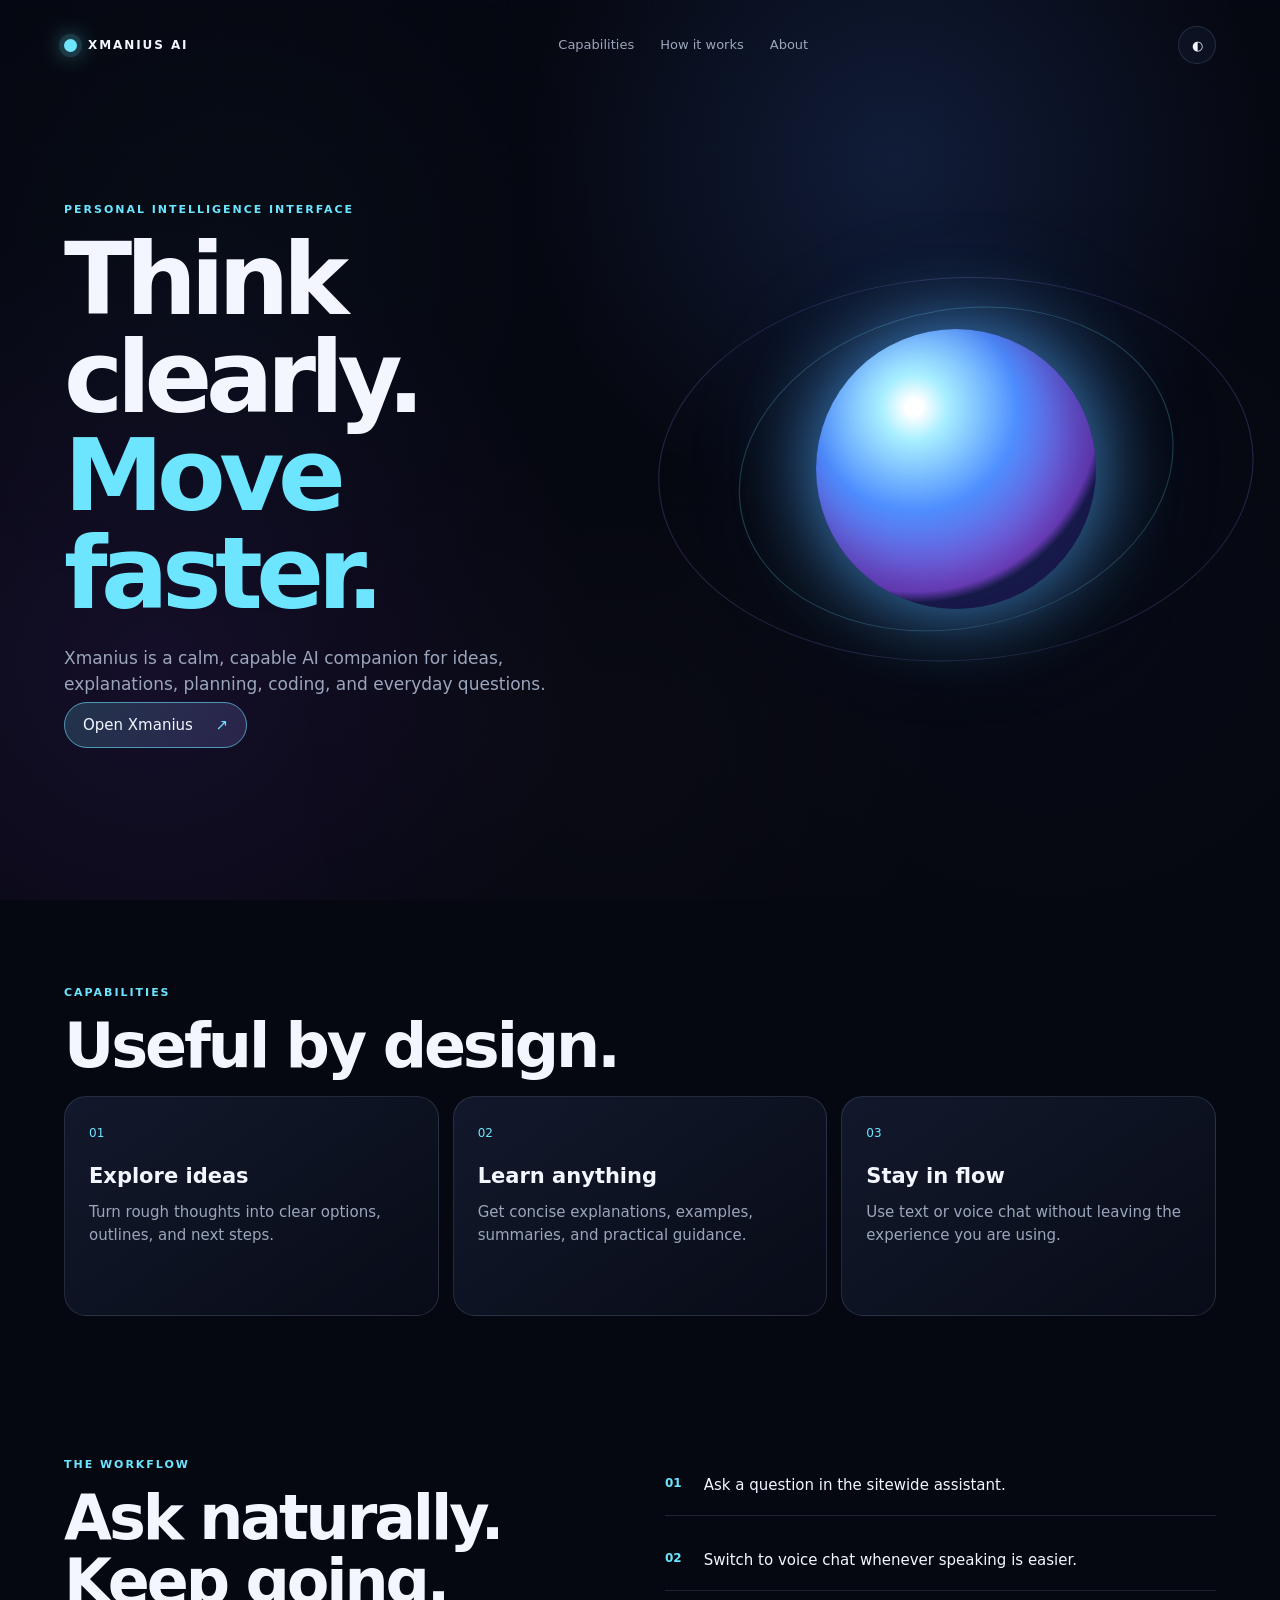
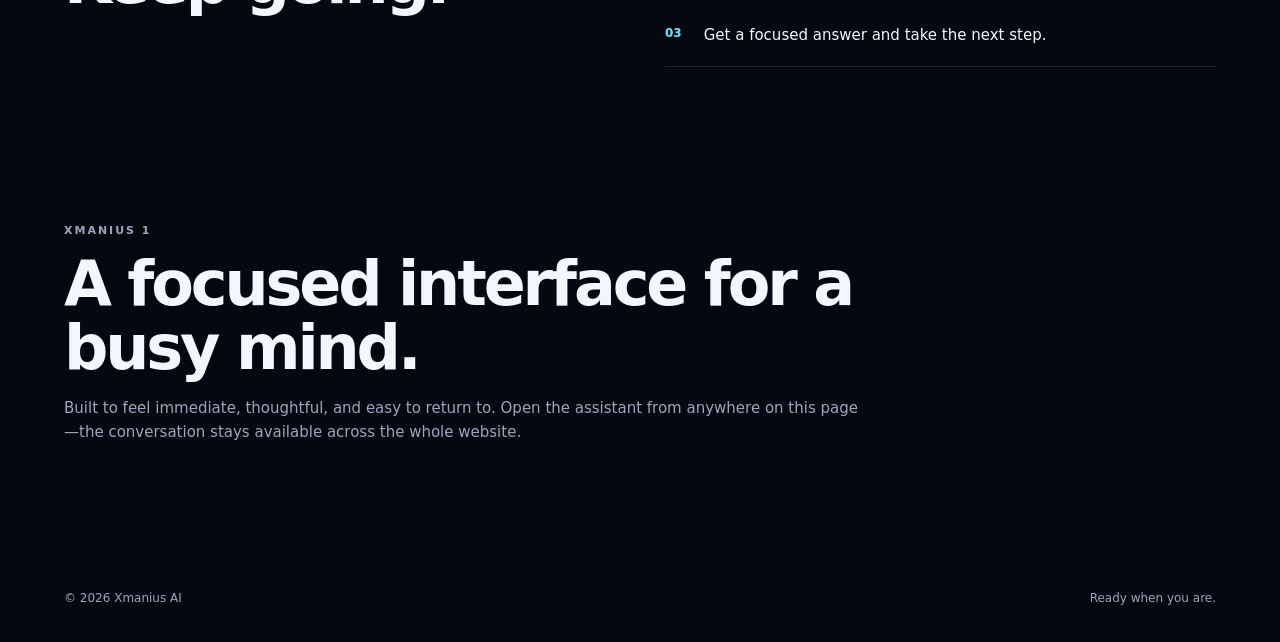
<file: assets/xmanius-ai.html>
<!doctype html>
<html lang="en">
<head>
  <meta charset="utf-8">
  <meta name="viewport" content="width=device-width,initial-scale=1">
  <meta name="theme-color" content="#070a12">
  <title>Xmanius AI — Personal Intelligence Interface</title>
  <link rel="stylesheet" href="css/xmanius-ai.css">
</head>
<body>
  <div class="xmanius-site">
    <div class="xmanius-grid" aria-hidden="true"></div>
    <header class="xmanius-topbar">
      <a class="xmanius-brand" href="#top" aria-label="Xmanius AI home"><span class="xmanius-brand__mark"></span><span>XMANIUS AI</span></a>
      <nav class="xmanius-nav" aria-label="Main navigation">
        <a href="#capabilities">Capabilities</a><a href="#workflow">How it works</a><a href="#about">About</a>
      </nav>
      <button class="xmanius-theme" type="button" data-theme-toggle aria-label="Toggle theme">◐</button>
    </header>

    <main id="top">
      <section class="xmanius-hero" aria-labelledby="hero-title">
        <div class="xmanius-hero__copy">
          <p class="xmanius-kicker">PERSONAL INTELLIGENCE INTERFACE</p>
          <h1 id="hero-title">Think clearly.<br><span>Move faster.</span></h1>
          <p class="xmanius-lede">Xmanius is a calm, capable AI companion for ideas, explanations, planning, coding, and everyday questions.</p>
          <a class="xmanius-primary" href="xmanius-chat.html">Open Xmanius <span>↗</span></a>
        </div>
        <div class="xmanius-hero__orb" aria-hidden="true"><div class="xmanius-orb-ring xmanius-orb-ring--one"></div><div class="xmanius-orb-ring xmanius-orb-ring--two"></div><div class="xmanius-orb-core"></div></div>
      </section>

      <section class="xmanius-section" id="capabilities"><p class="xmanius-kicker">CAPABILITIES</p><h2>Useful by design.</h2><div class="xmanius-cards">
        <article><span>01</span><h3>Explore ideas</h3><p>Turn rough thoughts into clear options, outlines, and next steps.</p></article>
        <article><span>02</span><h3>Learn anything</h3><p>Get concise explanations, examples, summaries, and practical guidance.</p></article>
        <article><span>03</span><h3>Stay in flow</h3><p>Use text or voice chat without leaving the experience you are using.</p></article>
      </div></section>

      <section class="xmanius-section xmanius-split" id="workflow"><div><p class="xmanius-kicker">THE WORKFLOW</p><h2>Ask naturally.<br>Keep going.</h2></div><div class="xmanius-steps"><p><b>01</b><span>Ask a question in the sitewide assistant.</span></p><p><b>02</b><span>Switch to voice chat whenever speaking is easier.</span></p><p><b>03</b><span>Get a focused answer and take the next step.</span></p></div></section>
      <section class="xmanius-section xmanius-about" id="about"><p class="xmanius-kicker">XMANIUS 1</p><h2>A focused interface for a busy mind.</h2><p>Built to feel immediate, thoughtful, and easy to return to. Open the assistant from anywhere on this page—the conversation stays available across the whole website.</p></section>
    </main>
    <footer class="xmanius-footer"><span>© 2026 Xmanius AI</span><span>Ready when you are.</span></footer>
  </div>
  <script src="js/xmanius-ai.js" defer></script>
</body>
</html>
</file>
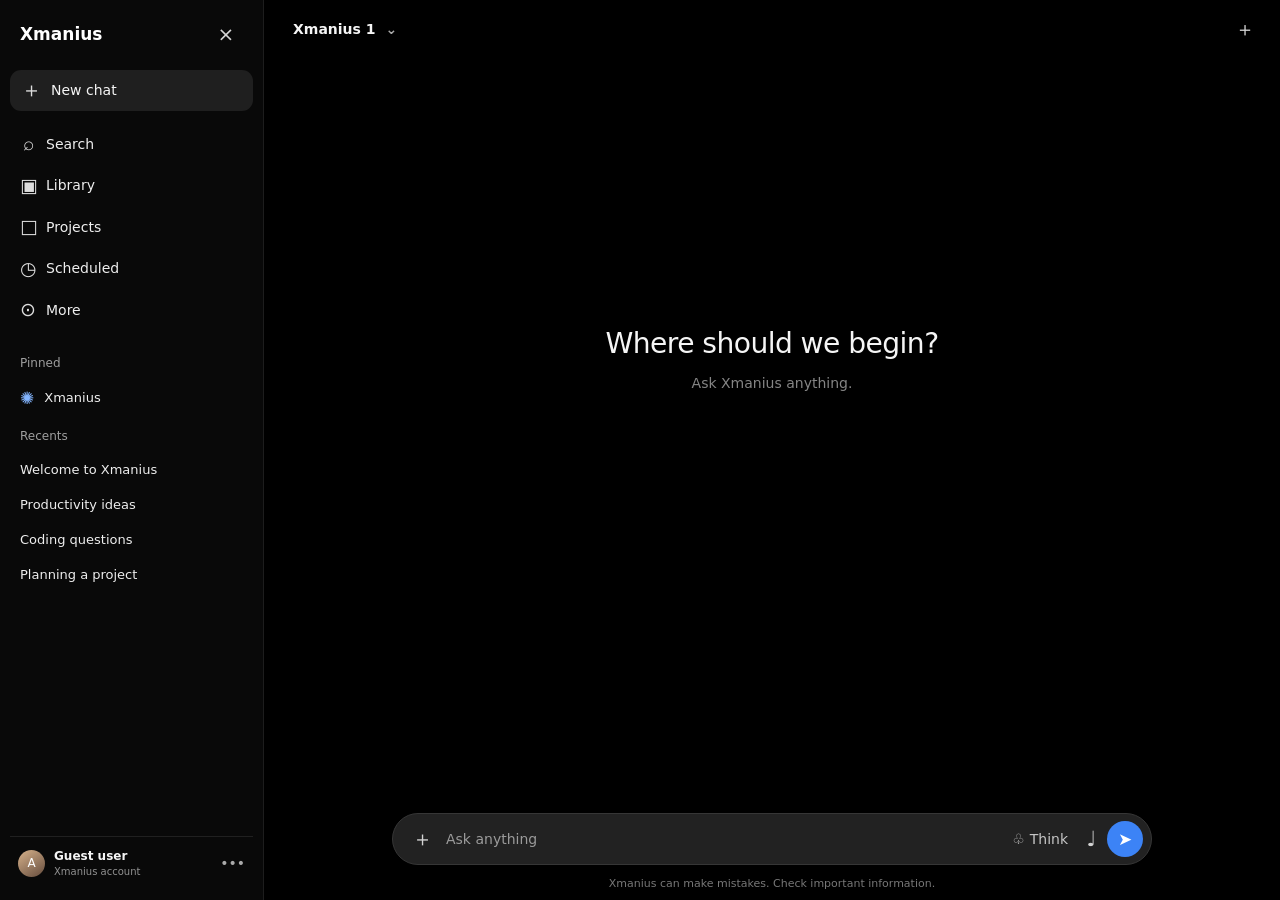
<file: assets/xmanius-chat.html>
<!doctype html>
<html lang="en">
<head>
  <meta charset="utf-8">
  <meta name="viewport" content="width=device-width,initial-scale=1">
  <meta name="theme-color" content="#000000">
  <title>Xmanius Chat</title>
  <link rel="stylesheet" href="css/xmanius-chat.css">
</head>
<body>
  <div class="chat-app">
    <aside class="chat-sidebar" id="sidebar">
      <div class="sidebar-top"><a class="chat-logo" href="xmanius-ai.html">Xmanius</a><button class="icon-button" type="button" data-close-sidebar aria-label="Close sidebar">×</button></div>
      <button class="new-chat" type="button" data-new-chat><span>＋</span> New chat</button>
      <nav class="sidebar-nav" aria-label="Chat navigation"><button type="button"><span>⌕</span> Search</button><button type="button"><span>▣</span> Library</button><button type="button"><span>□</span> Projects</button><button type="button"><span>◷</span> Scheduled</button><button type="button"><span>⊙</span> More</button></nav>
      <p class="sidebar-label">Pinned</p><button class="conversation pinned" type="button"><span class="conversation-icon">✺</span>Xmanius</button>
      <p class="sidebar-label">Recents</p><div class="recent-list" data-recent-list><button class="conversation" type="button">Welcome to Xmanius</button><button class="conversation" type="button">Productivity ideas</button><button class="conversation" type="button">Coding questions</button><button class="conversation" type="button">Planning a project</button></div>
      <div class="sidebar-account"><span class="avatar">A</span><span><b>Guest user</b><small>Xmanius account</small></span><span class="account-more">•••</span></div>
    </aside>
    <div class="chat-main">
      <header class="chat-header"><button class="icon-button sidebar-open" type="button" data-open-sidebar aria-label="Open sidebar">☰</button><button class="model-name" type="button" data-model-menu>Xmanius 1 <span>⌄</span></button><button class="icon-button" type="button" aria-label="New conversation" data-new-chat>＋</button></header>
      <main class="chat-content" id="chat-content"><section class="empty-state" data-empty-state><h1>Where should we begin?</h1><p>Ask Xmanius anything.</p></section><section class="message-list" data-message-list aria-live="polite"></section></main>
      <form class="chat-composer" data-chat-form><button class="composer-icon" type="button" aria-label="Add attachment">＋</button><input class="chat-input" data-chat-input type="text" maxlength="1000" autocomplete="off" placeholder="Ask anything" aria-label="Ask Xmanius anything"><button class="composer-tool" type="button" data-think aria-label="Toggle think mode">♧ <span>Think</span></button><button class="composer-icon" type="button" data-chat-mic aria-label="Use voice input">♩</button><button class="send-button" type="submit" aria-label="Send message"><span>➤</span></button></form>
      <p class="chat-disclaimer">Xmanius can make mistakes. Check important information.</p>
    </div>
  </div>
  <script src="js/xmanius-chat.js" defer></script>
</body>
</html>
</file>
<file: assets/css/styles.css>
:root {
  color-scheme: dark;
  --bg: #050814;
  --bg-2: #050814;
  --panel: rgba(12, 16, 38, 0.6);
  --panel-strong: rgba(255, 255, 255, 0.1);
  --line: rgba(255, 255, 255, 0.09);
  --text: rgba(250, 252, 255, 0.96);
  --muted: rgba(220, 226, 255, 0.72);
  --soft: rgba(250, 252, 255, 0.86);
  --cyan: #7be8ff;
  --blue: #6da6ff;
  --purple: #b38bff;
  --pink: #ff5c93;
  --gold: #efc978;
  --green: #72ffbc;
  --shadow: 0 28px 90px rgba(0, 0, 0, 0.48);
  --radius: 28px;
  --max: 1180px;
  --header-height: 74px;
}

html[data-theme="light"] {
  color-scheme: light;
  --bg: #edf5ff;
  --bg-2: #f8fbff;
  --panel: rgba(255, 255, 255, 0.72);
  --panel-strong: rgba(20, 34, 62, 0.1);
  --line: rgba(17, 34, 62, 0.16);
  --text: rgba(12, 18, 32, 0.96);
  --muted: rgba(63, 77, 104, 0.82);
  --soft: rgba(28, 41, 66, 0.9);
  --cyan: #007f9f;
  --blue: #285fc7;
  --purple: #7049bd;
  --pink: #bd2f68;
  --gold: #936116;
  --green: #118556;
  --shadow: 0 26px 78px rgba(36, 53, 88, 0.22);
}

* {
  box-sizing: border-box;
}

html {
  scroll-behavior: smooth;
}

body {
  min-height: 100vh;
  margin: 0;
  overflow-x: hidden;
  background:
    radial-gradient(circle at 15% 10%, rgba(109, 166, 255, 0.18), transparent 22%),
    radial-gradient(circle at 84% 16%, rgba(179, 139, 255, 0.16), transparent 20%),
    radial-gradient(circle at 48% 82%, rgba(123, 232, 255, 0.1), transparent 24%),
    linear-gradient(180deg, #03040b 0%, #050814 45%, #04050e 100%);
  color: var(--text);
  font-family: Inter, ui-sans-serif, system-ui, -apple-system, BlinkMacSystemFont, "Segoe UI", sans-serif;
  line-height: 1.6;
}

/* Desktop video background: the content remains above a soft, readable veil. */
html.has-background-video {
  background: #03040b;
}

body.has-background-video {
  background: transparent;
}

.site-background-video {
  position: fixed;
  inset: 0;
  z-index: -2;
  width: 100%;
  height: 100%;
  object-fit: cover;
  object-position: center;
  pointer-events: none;
  /* Avoid a costly full-screen CSS filter every frame. The existing overlay
     provides the contrast needed for readable content instead. */
  filter: none;
  transform: translate3d(0, 0, 0);
  will-change: transform;
  contain: paint;
}

body.has-background-video::before {
  content: "";
  position: fixed;
  inset: 0;
  z-index: -1;
  pointer-events: none;
  background:
    linear-gradient(112deg, rgba(2, 5, 16, 0.8), rgba(5, 8, 20, 0.56) 52%, rgba(11, 5, 24, 0.7)),
    radial-gradient(circle at 18% 14%, rgba(66, 223, 255, 0.1), transparent 32%);
}

html[data-theme="light"] .site-background-video {
  filter: none;
}

html[data-theme="light"] body.has-background-video::before {
  background:
    linear-gradient(112deg, rgba(244, 249, 255, 0.8), rgba(236, 244, 255, 0.64) 52%, rgba(249, 246, 255, 0.78)),
    radial-gradient(circle at 18% 14%, rgba(77, 171, 216, 0.12), transparent 32%);
}

html.has-background-video #starfield,
html.has-background-video .texture-noise,
html.has-background-video .aurora {
  display: none;
}

html[data-theme="light"] body {
  background:
    radial-gradient(circle at 15% 9%, rgba(48, 126, 184, 0.18), transparent 24%),
    radial-gradient(circle at 84% 15%, rgba(76, 119, 177, 0.13), transparent 23%),
    radial-gradient(circle at 44% 80%, rgba(37, 156, 171, 0.11), transparent 27%),
    linear-gradient(180deg, #f7fbff 0%, #e8f1f8 46%, #f7fbff 100%);
}

a {
  color: inherit;
  text-decoration: none;
}

img {
  display: block;
  max-width: 100%;
}

button {
  font: inherit;
}

::selection {
  background: rgba(70, 232, 255, 0.34);
  color: #fff;
}

#starfield {
  position: fixed;
  inset: 0;
  width: 100%;
  height: 100%;
  z-index: -1;
  pointer-events: none;
}

html[data-theme="light"] #starfield {
  opacity: 0.78;
}

.texture-noise {
  position: fixed;
  inset: 0;
  z-index: -1;
  pointer-events: none;
  background-image:
    linear-gradient(115deg, rgba(255, 255, 255, 0.045), transparent 24%, rgba(123, 232, 255, 0.055) 48%, transparent 72%),
    radial-gradient(circle, rgba(255, 255, 255, 0.16) 1px, transparent 1px);
  background-position: 0 0, 0 0;
  background-size: 160% 160%, 42px 42px;
  mix-blend-mode: screen;
  opacity: 0.2;
  animation: texture-drift 24s linear infinite;
}

.aurora {
  position: fixed;
  z-index: -1;
  width: min(44vw, 34rem);
  aspect-ratio: 1;
  border-radius: 50%;
  filter: blur(72px);
  mix-blend-mode: screen;
  opacity: 0.38;
  pointer-events: none;
  animation: drift 18s ease-in-out infinite alternate;
}

.aurora-one {
  top: -10%;
  left: -9%;
  background: rgba(70, 232, 255, 0.22);
}

.aurora-two {
  right: -12%;
  top: 16%;
  background: rgba(169, 112, 255, 0.22);
  animation-delay: -6s;
}

.aurora-three {
  left: 38%;
  bottom: -20%;
  background: rgba(255, 211, 111, 0.16);
  animation-delay: -10s;
}

@keyframes drift {
  from {
    transform: translate3d(-1.5rem, -1rem, 0) scale(1);
  }
  to {
    transform: translate3d(2rem, 1.5rem, 0) scale(1.08);
  }
}

@keyframes texture-drift {
  to {
    background-position: 120% 80%, 42px 42px;
  }
}

html[data-theme="light"] .texture-noise {
  mix-blend-mode: multiply;
  opacity: 0.14;
}

html[data-theme="light"] .aurora {
  filter: blur(78px) saturate(0.82);
  mix-blend-mode: soft-light;
  opacity: 0.2;
}

html[data-theme="light"] .aurora-one { background: rgba(58, 157, 198, 0.2); }
html[data-theme="light"] .aurora-two { background: rgba(91, 126, 178, 0.16); }
html[data-theme="light"] .aurora-three { background: rgba(125, 166, 151, 0.13); }

.scroll-progress {
  position: fixed;
  top: 0;
  left: 0;
  z-index: 3000;
  width: 100%;
  height: 3px;
  transform: scaleX(0);
  transform-origin: left center;
  background: linear-gradient(90deg, var(--cyan), var(--purple), var(--gold));
  box-shadow: 0 0 22px rgba(123, 232, 255, 0.48);
  pointer-events: none;
  will-change: transform;
}

.skip-link {
  position: absolute;
  top: -4rem;
  left: 1rem;
  z-index: 20;
  padding: 0.7rem 1rem;
  border: 1px solid var(--line);
  border-radius: var(--radius);
  background: #101424;
  color: var(--text);
}

.skip-link:focus {
  top: 1rem;
}

.site-header {
  position: sticky;
  top: 0;
  z-index: 1000;
  min-height: var(--header-height);
  display: flex;
  align-items: center;
  justify-content: space-between;
  gap: 16px;
  width: min(calc(100% - 32px), var(--max));
  margin: 0 auto;
  padding: 14px 0;
  backdrop-filter: blur(22px);
}

.site-header::before {
  content: "";
  position: absolute;
  inset: 0 calc(50% - 50vw);
  z-index: -1;
  border-bottom: 1px solid rgba(255, 255, 255, 0.08);
  background: rgba(5, 8, 20, 0.56);
}

html[data-theme="light"] .site-header::before {
  border-bottom-color: rgba(15, 29, 52, 0.12);
  background: rgba(248, 252, 255, 0.72);
}

.brand {
  display: inline-flex;
  align-items: center;
  gap: 12px;
  min-width: max-content;
  font-size: 0.84rem;
  font-weight: 800;
  letter-spacing: 0.08em;
  text-transform: uppercase;
}

.brand-mark {
  position: relative;
  display: grid;
  place-items: center;
  width: 38px;
  height: 38px;
  overflow: hidden;
  border: 1px solid rgba(255, 255, 255, 0.34);
  border-radius: 50%;
  color: #06101b;
  font-weight: 900;
  background:
    radial-gradient(circle at 34% 25%, rgba(255, 255, 255, 0.72), transparent 28%),
    linear-gradient(145deg, rgba(123, 232, 255, 0.9), rgba(239, 201, 120, 0.92));
  background-blend-mode: screen, normal;
  box-shadow:
    0 0 0 5px rgba(123, 232, 255, 0.08),
    0 0 28px rgba(123, 232, 255, 0.36);
}

.brand-mark::after {
  content: "";
  position: absolute;
  inset: 5px;
  border: 1px solid rgba(255, 255, 255, 0.32);
  border-radius: inherit;
  pointer-events: none;
}

.nav-links {
  display: flex;
  align-items: center;
  flex-wrap: wrap;
  justify-content: flex-end;
  gap: 10px;
  padding: 0;
  border: 0;
  border-radius: 0;
  background: transparent;
  backdrop-filter: none;
}

.nav-links a {
  position: relative;
  isolation: isolate;
  overflow: hidden;
  padding: 10px 14px;
  border: 1px solid transparent;
  border-radius: 999px;
  color: var(--muted);
  font-size: 0.92rem;
  font-weight: 600;
  transition: color 220ms ease, border-color 220ms ease, background 220ms ease, box-shadow 220ms ease;
}

.nav-links a::after {
  content: "";
  position: absolute;
  right: 14px;
  bottom: 6px;
  left: 14px;
  height: 2px;
  border-radius: 999px;
  background: linear-gradient(90deg, var(--cyan), var(--gold));
  box-shadow: 0 0 16px rgba(123, 232, 255, 0.55);
  transform: scaleX(0);
  transform-origin: left center;
  transition: transform 240ms ease;
}

.nav-links a:hover,
.nav-links a:focus-visible,
.nav-links a[aria-current="page"] {
  color: var(--text);
  border-color: rgba(255, 255, 255, 0.08);
  background: rgba(255, 255, 255, 0.06);
  box-shadow: 0 12px 28px rgba(123, 232, 255, 0.08);
  transform: none;
}

.nav-links a:hover::after,
.nav-links a:focus-visible::after,
.nav-links a[aria-current="page"]::after {
  transform: scaleX(1);
}

html[data-theme="light"] .nav-links a:hover,
html[data-theme="light"] .nav-links a:focus-visible,
html[data-theme="light"] .nav-links a[aria-current="page"] {
  border-color: rgba(15, 29, 52, 0.12);
  background: rgba(15, 29, 52, 0.06);
}

.theme-toggle {
  position: fixed;
  top: 1rem;
  right: clamp(0.9rem, 2vw, 1.6rem);
  z-index: 1002;
  display: grid;
  place-items: center;
  flex: 0 0 auto;
  width: 3.4rem;
  height: 2.15rem;
  border: 1px solid rgba(255, 255, 255, 0.16);
  border-radius: 999px;
  background: rgba(255, 255, 255, 0.07);
  color: var(--text);
  cursor: pointer;
  backdrop-filter: blur(18px);
  transition: transform 180ms ease, border-color 180ms ease, background 180ms ease, box-shadow 180ms ease;
}

.theme-toggle:hover,
.theme-toggle:focus-visible {
  transform: translateY(-1px);
  border-color: rgba(123, 232, 255, 0.42);
  box-shadow: 0 12px 34px rgba(123, 232, 255, 0.13);
}

.theme-toggle__track {
  position: relative;
  width: 2.48rem;
  height: 1.26rem;
  border-radius: inherit;
  background: rgba(5, 8, 20, 0.68);
}

.theme-toggle__thumb {
  position: absolute;
  top: 50%;
  left: 0.12rem;
  display: grid;
  place-items: center;
  width: 1.02rem;
  height: 1.02rem;
  border-radius: 50%;
  background: linear-gradient(145deg, #ffffff, #9af6ff);
  color: #06101b;
  transform: translateY(-50%);
  transition: left 220ms ease, background 220ms ease, color 220ms ease;
}

.theme-toggle svg {
  grid-area: 1 / 1;
  width: 0.72rem;
  height: 0.72rem;
  fill: none;
  stroke: currentColor;
  stroke-linecap: round;
  stroke-linejoin: round;
  stroke-width: 2.2;
  transition: opacity 180ms ease, transform 180ms ease;
}

.theme-toggle__sun {
  opacity: 0;
  transform: scale(0.6) rotate(-40deg);
}

html[data-theme="light"] .theme-toggle {
  border-color: rgba(17, 34, 62, 0.2);
  background: rgba(255, 255, 255, 0.82);
  box-shadow:
    0 16px 36px rgba(36, 53, 88, 0.2),
    0 0 0 5px rgba(0, 127, 159, 0.06);
}

html[data-theme="light"] .theme-toggle__track {
  background: rgba(15, 29, 52, 0.12);
}

html[data-theme="light"] .theme-toggle__thumb {
  left: 1.34rem;
  background: linear-gradient(145deg, #fff2b9, #efb24f);
  color: #4a3109;
}

html[data-theme="light"] .theme-toggle__moon {
  opacity: 0;
  transform: scale(0.6) rotate(40deg);
}

html[data-theme="light"] .theme-toggle__sun {
  opacity: 1;
  transform: scale(1) rotate(0);
}

.nav-toggle {
  display: none;
  place-items: center;
  width: 2.7rem;
  height: 2.7rem;
  border: 1px solid var(--line);
  border-radius: 999px;
  background: rgba(255, 255, 255, 0.05);
  color: var(--text);
  cursor: pointer;
}

.nav-toggle svg,
.icon-button svg,
.button svg,
.play-button svg,
.modal-close svg {
  width: 1.15rem;
  height: 1.15rem;
  fill: none;
  stroke: currentColor;
  stroke-linecap: round;
  stroke-linejoin: round;
  stroke-width: 2;
}

.page-shell {
  width: min(calc(100% - 2rem), var(--max));
  margin: 0 auto;
}

.hero {
  position: relative;
  display: grid;
  grid-template-columns: minmax(0, 1.03fr) minmax(310px, 0.82fr);
  gap: clamp(2.2rem, 6vw, 5.5rem);
  align-items: center;
  min-height: calc(92vh - var(--header-height));
  padding: clamp(3rem, 8vw, 6rem) 0 clamp(2rem, 5vw, 4rem);
}

.hero::before {
  content: "";
  position: absolute;
  top: clamp(2rem, 8vw, 5rem);
  right: -8vw;
  width: min(46vw, 34rem);
  height: min(46vw, 34rem);
  border-radius: 42% 58% 62% 38%;
  background:
    radial-gradient(circle at 35% 35%, rgba(123, 232, 255, 0.3), transparent 34%),
    radial-gradient(circle at 70% 62%, rgba(239, 201, 120, 0.18), transparent 34%),
    linear-gradient(135deg, rgba(109, 166, 255, 0.18), rgba(255, 92, 147, 0.12));
  filter: blur(12px);
  opacity: 0.72;
  pointer-events: none;
  transform: translate3d(calc(var(--parallax-x, 0) * 18px), calc(var(--parallax-y, 0) * 14px), 0);
  transition: transform 260ms ease-out;
}

.hero-copy {
  position: relative;
  z-index: 1;
}

.eyebrow {
  display: inline-flex;
  align-items: center;
  gap: 0.55rem;
  margin: 0 0 1.1rem;
  color: var(--gold);
  font-size: 0.82rem;
  font-weight: 800;
  letter-spacing: 0.08em;
  text-transform: uppercase;
}

.eyebrow::before {
  content: "";
  width: 0.55rem;
  height: 0.55rem;
  border-radius: 50%;
  background: var(--green);
  box-shadow: 0 0 24px var(--green);
}

h1,
h2,
h3,
p {
  margin-top: 0;
}

h1,
h2,
h3,
.display {
  font-family: ui-sans-serif, system-ui, -apple-system, BlinkMacSystemFont, "Segoe UI", sans-serif;
  letter-spacing: 0;
}

h1 {
  max-width: 11ch;
  margin-bottom: 1rem;
  font-size: clamp(3.9rem, 10vw, 8.8rem);
  line-height: 0.88;
  font-weight: 900;
}

.hero-copy h1 {
  max-width: 11.5ch;
  font-size: clamp(3.65rem, 9.25vw, 8.15rem);
}

.gradient-text {
  color: transparent;
  background: linear-gradient(110deg, #fff 0%, #9af6ff 34%, #b88dff 62%, #ffd36f 100%);
  background-clip: text;
  -webkit-background-clip: text;
  text-shadow: 0 0 40px rgba(70, 232, 255, 0.1);
}

.hero-copy h1 .gradient-text {
  position: relative;
  display: inline;
}

.hero-copy h1 .gradient-text.is-typing::after {
  content: "";
  display: inline-block;
  width: 0.06em;
  height: 0.78em;
  margin-left: 0.08em;
  border-radius: 999px;
  background: linear-gradient(180deg, #ffffff, var(--cyan));
  box-shadow: 0 0 24px rgba(123, 232, 255, 0.72);
  transform: translateY(0.08em);
  animation: typing-caret 760ms steps(1, end) infinite;
}

@keyframes typing-caret {
  0%,
  46% {
    opacity: 1;
  }
  47%,
  100% {
    opacity: 0;
  }
}

.hero-lede {
  max-width: 59ch;
  min-height: 4.9em;
  margin-bottom: 1.5rem;
  color: var(--soft);
  font-size: clamp(1.05rem, 1.6vw, 1.25rem);
}

.lede-type-text {
  display: inline-block;
  min-width: 0;
  color: var(--text);
  font-weight: 850;
  text-shadow: 0 0 24px rgba(123, 232, 255, 0.18);
}

.lede-prefix,
.lede-suffix {
  color: var(--soft);
}

.lede-type-caret {
  display: inline-block;
  width: 0.12em;
  height: 1.05em;
  margin: 0 0.18em 0 0.04em;
  border-radius: 999px;
  background: var(--gold);
  box-shadow: 0 0 18px rgba(239, 201, 120, 0.62);
  transform: translateY(0.16em);
  animation: typing-caret 760ms steps(1, end) infinite;
}

.hero-actions,
.section-actions,
.card-actions {
  display: flex;
  flex-wrap: wrap;
  gap: 0.85rem;
  align-items: center;
}

.button {
  position: relative;
  isolation: isolate;
  overflow: hidden;
  display: inline-flex;
  align-items: center;
  justify-content: center;
  gap: 0.55rem;
  min-height: 2.85rem;
  padding: 0.74rem 1rem;
  border: 1px solid rgba(255, 255, 255, 0.17);
  border-radius: var(--radius);
  background: rgba(255, 255, 255, 0.07);
  color: var(--text);
  font-weight: 800;
  box-shadow: 0 12px 30px rgba(0, 0, 0, 0.18);
  transition: transform 180ms ease, border-color 180ms ease, background 180ms ease, box-shadow 180ms ease;
}

.button::after {
  content: "";
  position: absolute;
  inset: -1px;
  z-index: 0;
  background: linear-gradient(115deg, transparent 0 34%, rgba(255, 255, 255, 0.22) 45%, transparent 56% 100%);
  pointer-events: none;
  transform: translateX(-125%);
  transition: transform 560ms ease;
}

.button:hover,
.button:focus-visible {
  transform: translateY(-2px);
  border-color: rgba(70, 232, 255, 0.48);
  background: rgba(70, 232, 255, 0.1);
  box-shadow: 0 18px 46px rgba(70, 232, 255, 0.12);
}

.button:hover::after,
.button:focus-visible::after {
  transform: translateX(125%);
}

.button svg,
.icon-button svg,
.play-button svg {
  transition: transform 200ms ease, filter 200ms ease;
}

.button:hover svg,
.button:focus-visible svg {
  transform: translateX(2px) rotate(-4deg);
}

.icon-button:hover svg,
.icon-button:focus-visible svg,
.play-button:hover svg,
.play-button:focus-visible svg {
  filter: drop-shadow(0 0 10px rgba(123, 232, 255, 0.42));
  transform: scale(1.08) rotate(-5deg);
}

.button.primary {
  border-color: rgba(70, 232, 255, 0.45);
  background: linear-gradient(120deg, rgba(70, 232, 255, 0.2), rgba(169, 112, 255, 0.22));
}

.button.gold {
  border-color: rgba(255, 211, 111, 0.48);
  background: linear-gradient(120deg, rgba(255, 211, 111, 0.18), rgba(255, 111, 216, 0.13));
}

.meta-strip {
  display: flex;
  flex-wrap: wrap;
  gap: 0.6rem;
  margin: 1.6rem 0 0;
}

.meta-pill,
.chip,
.tool-pill {
  display: inline-flex;
  align-items: center;
  gap: 0.45rem;
  min-height: 2.15rem;
  padding: 0.42rem 0.7rem;
  border: 1px solid rgba(255, 255, 255, 0.14);
  border-radius: 999px;
  background: rgba(255, 255, 255, 0.065);
  color: var(--soft);
  font-size: 0.88rem;
  font-weight: 700;
  backdrop-filter: blur(16px);
}

.meta-pill::before,
.chip::before,
.tool-pill::before {
  content: "";
  width: 0.42rem;
  height: 0.42rem;
  border-radius: 50%;
  background: var(--cyan);
  box-shadow: 0 0 18px rgba(70, 232, 255, 0.68);
}

.hero-visual {
  position: relative;
  min-height: 520px;
  perspective: 1400px;
}

.portrait-frame {
  position: absolute;
  inset: 3rem 0 1.5rem;
  display: grid;
  place-items: center;
  transform: translate3d(calc(var(--parallax-x, 0) * -10px), calc(var(--parallax-y, 0) * -7px), 0);
  transition: transform 220ms ease-out;
  will-change: transform;
}

.portrait-frame::before {
  content: "";
  position: absolute;
  width: min(100%, 452px);
  aspect-ratio: 1;
  border-radius: 38% 62% 42% 58%;
  background:
    conic-gradient(from 180deg, rgba(123, 232, 255, 0), rgba(123, 232, 255, 0.26), rgba(239, 201, 120, 0.18), rgba(255, 92, 147, 0.12), rgba(123, 232, 255, 0));
  filter: blur(20px);
  opacity: 0.62;
  animation: slow-spin 38s linear infinite reverse;
}

.portrait-orbit {
  position: absolute;
  width: min(100%, 420px);
  aspect-ratio: 1;
  border: 1px solid rgba(255, 255, 255, 0.2);
  border-radius: 50%;
  animation: slow-spin 24s linear infinite;
}

.portrait-orbit::before,
.portrait-orbit::after {
  content: "";
  position: absolute;
  width: 0.82rem;
  height: 0.82rem;
  border-radius: 50%;
  background: var(--gold);
  box-shadow: 0 0 30px rgba(255, 211, 111, 0.9);
}

.portrait-orbit::before {
  top: 11%;
  left: 16%;
}

.portrait-orbit::after {
  right: 8%;
  bottom: 25%;
  background: var(--cyan);
  box-shadow: 0 0 30px rgba(70, 232, 255, 0.9);
}

@keyframes slow-spin {
  to {
    transform: rotate(360deg);
  }
}

.portrait {
  position: relative;
  width: min(100%, 390px);
  aspect-ratio: 1;
  overflow: hidden;
  border: 1px solid rgba(255, 255, 255, 0.28);
  border-radius: 50%;
  background: #111;
  box-shadow:
    0 0 0 12px rgba(255, 255, 255, 0.035),
    0 0 90px rgba(70, 232, 255, 0.25),
    var(--shadow);
  animation: portrait-drift 7.5s ease-in-out infinite;
  transition: box-shadow 420ms ease, filter 420ms ease, transform 420ms ease;
  will-change: transform;
}

.portrait::after {
  content: "";
  position: absolute;
  inset: 0;
  background:
    linear-gradient(140deg, rgba(255, 255, 255, 0.18), transparent 34%),
    radial-gradient(circle at 50% 108%, rgba(169, 112, 255, 0.38), transparent 42%);
  mix-blend-mode: screen;
}

.portrait img {
  width: 100%;
  height: 100%;
  object-fit: cover;
  object-position: 50% 44%;
  transform: scale(1.08);
}

.hero-card {
  position: absolute;
  right: 0;
  bottom: 1.1rem;
  max-width: 19rem;
  padding: 1rem;
  border: 1px solid rgba(255, 255, 255, 0.18);
  border-radius: var(--radius);
  background: rgba(7, 10, 23, 0.68);
  backdrop-filter: blur(22px);
  box-shadow: var(--shadow);
  animation: soft-card-float 7.8s ease-in-out infinite;
  transition: border-color 420ms ease, box-shadow 420ms ease, transform 420ms ease;
  will-change: transform;
}

.hero-card strong {
  display: block;
  margin-bottom: 0.2rem;
}

.hero-card p {
  margin-bottom: 0;
  color: var(--muted);
  font-size: 0.94rem;
}

.floating-badge {
  position: absolute;
  left: 0;
  top: 3.2rem;
  display: grid;
  gap: 0.08rem;
  padding: 0.9rem 1rem;
  border: 1px solid rgba(255, 255, 255, 0.18);
  border-radius: var(--radius);
  background: rgba(255, 255, 255, 0.065);
  backdrop-filter: blur(18px);
  box-shadow: var(--shadow);
  animation: soft-card-float 7s ease-in-out infinite reverse;
  transition: border-color 420ms ease, box-shadow 420ms ease, transform 420ms ease;
  will-change: transform;
}

.hero-visual:hover .portrait {
  animation-play-state: paused;
  transform: translateY(-9px) scale(1.012);
  filter: saturate(1.08) contrast(1.03);
  box-shadow:
    0 0 0 12px rgba(255, 255, 255, 0.05),
    0 0 115px rgba(123, 232, 255, 0.36),
    0 26px 90px rgba(0, 0, 0, 0.52);
}

.hero-visual:hover .floating-badge,
.hero-visual:hover .hero-card {
  animation-play-state: paused;
  border-color: rgba(123, 232, 255, 0.34);
  box-shadow:
    0 18px 70px rgba(0, 0, 0, 0.44),
    0 0 42px rgba(123, 232, 255, 0.2);
  transform: translateY(-8px);
}

@keyframes portrait-drift {
  0%,
  100% {
    transform: translate3d(0, 0, 0) rotate(0deg);
  }
  50% {
    transform: translate3d(0, -10px, 0) rotate(0.35deg);
  }
}

@keyframes soft-card-float {
  0%,
  100% {
    transform: translate3d(0, 0, 0);
  }
  50% {
    transform: translate3d(0, -7px, 0);
  }
}

.floating-badge span {
  color: var(--muted);
  font-size: 0.78rem;
  font-weight: 800;
  letter-spacing: 0.08em;
  text-transform: uppercase;
}

.floating-badge b {
  font-size: 1.55rem;
  line-height: 1;
}

.section {
  position: relative;
  padding: clamp(4rem, 9vw, 7rem) 0;
}

.section.compact {
  padding: clamp(2.8rem, 7vw, 5rem) 0;
}

.section-divider {
  width: min(calc(100% - 2rem), var(--max));
  height: 1px;
  margin: 0 auto;
  background: linear-gradient(90deg, transparent, rgba(70, 232, 255, 0.48), rgba(255, 211, 111, 0.2), transparent);
  background-size: 200% 100%;
  animation: line-glow-flow 9s ease-in-out infinite;
}

@keyframes line-glow-flow {
  0%,
  100% {
    background-position: 0% 50%;
  }
  50% {
    background-position: 100% 50%;
  }
}

.section-kicker {
  display: inline-flex;
  margin-bottom: 0.8rem;
  color: var(--cyan);
  font-size: 0.8rem;
  font-weight: 900;
  letter-spacing: 0.12em;
  text-transform: uppercase;
}

.section-heading {
  display: grid;
  gap: 0.65rem;
  max-width: 760px;
  margin-bottom: 2rem;
}

.section-heading.center {
  margin-right: auto;
  margin-left: auto;
  text-align: center;
}

.section-heading h2,
.page-hero h1 {
  margin-bottom: 0;
  font-size: clamp(2.25rem, 5vw, 4.8rem);
  line-height: 0.96;
  font-weight: 900;
}

.section-heading p,
.page-hero p {
  max-width: 67ch;
  margin-bottom: 0;
  color: var(--muted);
  font-size: 1.02rem;
}

.page-hero {
  display: grid;
  gap: 1rem;
  align-content: end;
  min-height: 42vh;
  padding: clamp(4rem, 10vw, 7rem) 0 clamp(2.5rem, 5vw, 4rem);
}

.page-hero h1 {
  max-width: 12ch;
}

.page-hero.wide h1 {
  max-width: 15ch;
}

.grid {
  display: grid;
  gap: 1rem;
}

.grid.two {
  grid-template-columns: repeat(2, minmax(0, 1fr));
}

.grid.three {
  grid-template-columns: repeat(3, minmax(0, 1fr));
}

.grid.four {
  grid-template-columns: repeat(4, minmax(0, 1fr));
}

.glass-card,
.feature-card,
.book-card,
.place-card,
.timeline-card,
.video-card,
.contact-card,
.stat-card {
  position: relative;
  overflow: hidden;
  border: 1px solid rgba(255, 255, 255, 0.14);
  border-radius: var(--radius);
  background:
    linear-gradient(140deg, rgba(255, 255, 255, 0.105), rgba(255, 255, 255, 0.045)),
    rgba(4, 7, 17, 0.55);
  box-shadow: 0 18px 50px rgba(0, 0, 0, 0.22);
  backdrop-filter: blur(22px);
  transition: transform 260ms cubic-bezier(0.2, 0.8, 0.2, 1), border-color 220ms ease, box-shadow 220ms ease, background 220ms ease;
}

.glass-card::before,
.feature-card::before,
.book-card::before,
.place-card::before,
.timeline-card::before,
.video-card::before,
.contact-card::before,
.stat-card::before {
  content: "";
  position: absolute;
  inset: 0;
  pointer-events: none;
  background:
    linear-gradient(120deg, rgba(255, 255, 255, 0.14), transparent 34%),
    radial-gradient(circle at var(--cursor-x, 50%) var(--cursor-y, 50%), rgba(70, 232, 255, 0.16), transparent 28%);
  opacity: 0;
  transition: opacity 220ms ease;
}

.glass-card:hover::before,
.feature-card:hover::before,
.book-card:hover::before,
.place-card:hover::before,
.timeline-card:hover::before,
.video-card:hover::before,
.contact-card:hover::before,
.stat-card:hover::before {
  opacity: 1;
}

.glass-card:hover,
.stat-card:hover,
.timeline-card:hover,
.contact-card:hover,
.channel-card:hover {
  border-color: rgba(123, 232, 255, 0.28);
  box-shadow:
    0 26px 70px rgba(0, 0, 0, 0.28),
    0 0 40px rgba(123, 232, 255, 0.08);
  transform: translateY(-4px);
}

.glass-card {
  padding: clamp(1.1rem, 2vw, 1.5rem);
}

.about-grid {
  display: grid;
  grid-template-columns: minmax(0, 0.9fr) minmax(0, 1.1fr);
  gap: 1rem;
  align-items: stretch;
}

.about-copy {
  padding: clamp(1.2rem, 3vw, 2rem);
}

.about-copy p {
  color: var(--soft);
  font-size: 1.06rem;
}

.about-copy p:last-child {
  margin-bottom: 0;
}

.mini-profile {
  display: grid;
  align-content: end;
  min-height: 390px;
  padding: 1rem;
  background:
    linear-gradient(180deg, transparent, rgba(3, 5, 13, 0.78)),
    url("../images/profile-family-hero.jpg") center 42% / cover;
}

.mini-profile-content {
  padding: 1rem;
  border: 1px solid rgba(255, 255, 255, 0.14);
  border-radius: var(--radius);
  background: rgba(5, 7, 17, 0.66);
  backdrop-filter: blur(18px);
}

.mini-profile-content p {
  margin: 0.35rem 0 0;
  color: var(--muted);
}

.skills-cloud {
  display: flex;
  flex-wrap: wrap;
  gap: 0.7rem;
}

.feature-card,
.stat-card,
.timeline-card,
.contact-card {
  padding: clamp(1rem, 2vw, 1.35rem);
}

.feature-card {
  min-height: 175px;
  transition: transform 260ms cubic-bezier(0.2, 0.8, 0.2, 1), border-color 220ms ease, box-shadow 220ms ease;
}

.feature-card:hover {
  transform: translateY(-5px);
  border-color: rgba(70, 232, 255, 0.36);
}

.feature-icon,
.stat-icon,
.contact-icon {
  display: grid;
  place-items: center;
  width: 2.45rem;
  height: 2.45rem;
  margin-bottom: 1rem;
  border: 1px solid rgba(255, 255, 255, 0.18);
  border-radius: 50%;
  background: rgba(255, 255, 255, 0.08);
  color: var(--cyan);
  box-shadow: 0 0 34px rgba(70, 232, 255, 0.14);
  transition: transform 220ms ease, box-shadow 220ms ease;
}

.feature-card:hover .feature-icon,
.stat-card:hover .stat-icon,
.contact-card:hover .contact-icon {
  box-shadow: 0 0 38px rgba(123, 232, 255, 0.28);
  transform: translateY(-2px) scale(1.04);
}

.feature-card h3,
.stat-card h3,
.timeline-card h3,
.contact-card h3,
.book-card h3,
.place-card h3,
.video-card h3 {
  margin-bottom: 0.42rem;
  font-size: 1.07rem;
}

.feature-card p,
.stat-card p,
.timeline-card p,
.contact-card p,
.book-card p,
.place-card p,
.video-card p {
  margin-bottom: 0;
  color: var(--muted);
}

.sports-stage {
  position: relative;
  display: grid;
  grid-template-columns: minmax(0, 1fr) minmax(280px, 0.72fr);
  gap: 1rem;
  align-items: stretch;
}

.sports-panel {
  min-height: 430px;
  padding: clamp(1.3rem, 3vw, 2rem);
  background:
    radial-gradient(circle at 18% 28%, rgba(255, 211, 111, 0.2), transparent 16rem),
    radial-gradient(circle at 88% 78%, rgba(70, 232, 255, 0.18), transparent 18rem),
    linear-gradient(140deg, rgba(255, 255, 255, 0.1), rgba(255, 255, 255, 0.035));
}

.sports-list {
  display: grid;
  gap: 0.75rem;
  margin-top: 1.5rem;
}

.sport-row {
  display: flex;
  align-items: center;
  justify-content: space-between;
  gap: 1rem;
  padding: 0.86rem 0.95rem;
  border: 1px solid rgba(255, 255, 255, 0.14);
  border-radius: var(--radius);
  background: rgba(255, 255, 255, 0.055);
}

.sport-row span {
  color: var(--muted);
  font-weight: 800;
}

.achievement-ring {
  display: grid;
  place-items: center;
  min-height: 100%;
  padding: 1rem;
}

.ring {
  display: grid;
  place-items: center;
  width: min(100%, 300px);
  aspect-ratio: 1;
  border-radius: 50%;
  background:
    radial-gradient(circle, rgba(7, 10, 22, 0.98) 0 56%, transparent 57%),
    conic-gradient(from 120deg, var(--gold), var(--cyan), var(--purple), var(--pink), var(--gold));
  box-shadow: 0 0 80px rgba(255, 211, 111, 0.14);
}

.ring-content {
  width: 74%;
  text-align: center;
}

.ring-content b {
  display: block;
  font-size: clamp(2.1rem, 6vw, 4.2rem);
  line-height: 0.95;
}

.ring-content span {
  color: var(--muted);
  font-weight: 800;
  letter-spacing: 0.08em;
  text-transform: uppercase;
}

.media-split {
  display: grid;
  grid-template-columns: minmax(0, 0.72fr) minmax(0, 1fr);
  gap: 1rem;
  align-items: stretch;
}

.channel-card {
  display: grid;
  gap: 1.2rem;
  padding: clamp(1.1rem, 3vw, 1.5rem);
}

.channel-avatar {
  position: relative;
  width: min(100%, 250px);
  aspect-ratio: 1;
  overflow: hidden;
  border: 1px solid rgba(255, 255, 255, 0.2);
  border-radius: 50% 50% 45% 45%;
  box-shadow: 0 0 58px rgba(169, 112, 255, 0.2);
}

.channel-avatar img {
  width: 100%;
  height: 100%;
  object-fit: cover;
  object-position: 50% 44%;
  transform: scale(1.08);
}

.channel-avatar::after {
  content: "";
  position: absolute;
  inset: 0;
  background: linear-gradient(140deg, rgba(255, 255, 255, 0.16), transparent 42%);
}

.video-rail-wrap {
  position: relative;
  min-width: 0;
}

.rail-toolbar {
  display: flex;
  justify-content: flex-end;
  gap: 0.55rem;
  margin-bottom: 0.75rem;
}

.icon-button,
.modal-close {
  display: grid;
  place-items: center;
  width: 2.5rem;
  height: 2.5rem;
  border: 1px solid rgba(255, 255, 255, 0.14);
  border-radius: var(--radius);
  background: rgba(255, 255, 255, 0.07);
  color: var(--text);
  cursor: pointer;
  transition: transform 180ms ease, border-color 180ms ease, background 180ms ease;
}

.icon-button:hover,
.icon-button:focus-visible,
.modal-close:hover,
.modal-close:focus-visible {
  transform: translateY(-2px);
  border-color: rgba(70, 232, 255, 0.42);
  background: rgba(70, 232, 255, 0.1);
}

.video-rail {
  display: grid;
  grid-auto-flow: column;
  grid-auto-columns: minmax(260px, 42%);
  gap: 1rem;
  overflow-x: auto;
  overscroll-behavior-inline: contain;
  padding: 0.25rem 0.1rem 1rem;
  scroll-snap-type: inline mandatory;
  scrollbar-width: thin;
}

.video-rail > * {
  scroll-snap-align: start;
}

.video-card {
  cursor: pointer;
  transition: transform 260ms cubic-bezier(0.2, 0.8, 0.2, 1), border-color 220ms ease, box-shadow 220ms ease;
}

.video-card:hover {
  transform: translateY(-5px);
  border-color: rgba(255, 211, 111, 0.38);
}

.video-visual {
  position: relative;
  display: grid;
  place-items: center;
  aspect-ratio: 16 / 10;
  overflow: hidden;
  background:
    radial-gradient(circle at 22% 20%, rgba(70, 232, 255, 0.22), transparent 38%),
    radial-gradient(circle at 86% 74%, rgba(255, 111, 216, 0.16), transparent 38%),
    linear-gradient(135deg, rgba(255, 255, 255, 0.08), rgba(255, 255, 255, 0.025));
}

.video-visual::before {
  content: "";
  position: absolute;
  inset: 0;
  background-image:
    linear-gradient(120deg, transparent 0 42%, rgba(255, 255, 255, 0.12) 48%, transparent 54%),
    radial-gradient(circle, rgba(255, 255, 255, 0.24) 1px, transparent 1px);
  background-size: 180% 100%, 22px 22px;
  animation: shimmer 5.5s linear infinite;
}

@keyframes shimmer {
  to {
    background-position: -180% 0, 22px 22px;
  }
}

.play-button {
  position: relative;
  z-index: 1;
  display: grid;
  place-items: center;
  width: 3.4rem;
  height: 3.4rem;
  border: 1px solid rgba(255, 255, 255, 0.32);
  border-radius: 50%;
  background: rgba(5, 7, 18, 0.7);
  color: #fff;
  box-shadow: 0 0 38px rgba(70, 232, 255, 0.28);
}

.play-button svg {
  margin-left: 0.18rem;
  fill: currentColor;
  stroke: none;
}

.video-content,
.book-content,
.place-content {
  position: relative;
  z-index: 1;
  padding: 1rem;
}

.timeline {
  position: relative;
  display: grid;
  gap: 1rem;
}

.timeline::before {
  content: "";
  position: absolute;
  top: 0.5rem;
  bottom: 0.5rem;
  left: 1.1rem;
  width: 1px;
  background: linear-gradient(var(--cyan), rgba(255, 255, 255, 0.08), var(--gold));
}

.timeline-card {
  display: grid;
  grid-template-columns: 2.2rem minmax(0, 1fr);
  gap: 1rem;
}

.timeline-dot {
  position: relative;
  z-index: 1;
  display: grid;
  place-items: center;
  width: 2.2rem;
  height: 2.2rem;
  border-radius: 50%;
  background: #080b18;
  border: 1px solid rgba(70, 232, 255, 0.5);
  color: var(--cyan);
  font-size: 0.76rem;
  font-weight: 900;
  box-shadow: 0 0 28px rgba(70, 232, 255, 0.18);
}

.tool-stack {
  display: flex;
  flex-wrap: wrap;
  gap: 0.45rem;
  margin: 1rem 0;
}

.tool-pill {
  min-height: 1.9rem;
  padding: 0.25rem 0.55rem;
  font-size: 0.76rem;
}

.book-card,
.place-card {
  transition: transform 260ms cubic-bezier(0.2, 0.8, 0.2, 1), border-color 220ms ease, box-shadow 220ms ease;
}

.book-card:hover,
.place-card:hover {
  transform: translateY(-5px);
  border-color: rgba(70, 232, 255, 0.36);
}

.book-cover,
.place-image {
  position: relative;
  overflow: hidden;
  aspect-ratio: 4 / 3;
  background: rgba(255, 255, 255, 0.05);
}

.book-cover {
  aspect-ratio: 4 / 4.6;
}

.book-cover img,
.place-image img {
  width: 100%;
  height: 100%;
  object-fit: cover;
  transition: transform 550ms ease, filter 550ms ease;
}

.book-card:hover img,
.place-card:hover img {
  transform: scale(1.06);
  filter: saturate(1.1) contrast(1.05);
}

.book-cover::after,
.place-image::after {
  content: "";
  position: absolute;
  inset: 0;
  background: linear-gradient(180deg, transparent 45%, rgba(5, 6, 13, 0.72));
}

.place-meta,
.book-meta {
  display: inline-flex;
  margin-bottom: 0.6rem;
  color: var(--gold);
  font-size: 0.76rem;
  font-weight: 900;
  letter-spacing: 0.08em;
  text-transform: uppercase;
}

.quote-band {
  display: grid;
  grid-template-columns: minmax(0, 1fr) auto;
  gap: 1rem;
  align-items: center;
  padding: clamp(1.3rem, 3vw, 2rem);
  border: 1px solid rgba(255, 255, 255, 0.14);
  border-radius: var(--radius);
  background:
    radial-gradient(circle at 14% 20%, rgba(255, 211, 111, 0.15), transparent 18rem),
    rgba(255, 255, 255, 0.055);
  backdrop-filter: blur(18px);
}

.quote-band p {
  margin-bottom: 0;
  color: var(--soft);
  font-size: clamp(1rem, 2vw, 1.25rem);
}

.contact-layout {
  display: grid;
  grid-template-columns: minmax(0, 0.85fr) minmax(0, 1.15fr);
  gap: 1rem;
  align-items: stretch;
}

.contact-profile {
  display: grid;
  min-height: 460px;
  padding: 1rem;
  background:
    linear-gradient(180deg, transparent, rgba(3, 5, 13, 0.82)),
    url("../images/profile-family-hero.jpg") center 42% / cover;
}

.contact-profile .mini-profile-content {
  align-self: end;
}

.social-list {
  display: grid;
  gap: 0.75rem;
}

.social-row {
  display: flex;
  align-items: center;
  justify-content: space-between;
  gap: 1rem;
  padding: 0.9rem 1rem;
  border: 1px solid rgba(255, 255, 255, 0.13);
  border-radius: var(--radius);
  background: rgba(255, 255, 255, 0.055);
  transition: transform 180ms ease, border-color 180ms ease;
}

.social-row:hover {
  transform: translateY(-2px);
  border-color: rgba(70, 232, 255, 0.36);
}

.social-row span {
  color: var(--muted);
}

.footer {
  width: min(calc(100% - 2rem), var(--max));
  margin: 0 auto;
  padding: 2.8rem 0 7rem;
  color: var(--muted);
  text-align: center;
}

.floating-actions {
  position: fixed;
  right: 1rem;
  bottom: 1rem;
  z-index: 12;
  display: grid;
  gap: 0.65rem;
}

.floating-actions .icon-button {
  position: relative;
  isolation: isolate;
  width: 3rem;
  height: 3rem;
  border: 1px solid rgba(255, 255, 255, 0.38);
  border-radius: 50%;
  background:
    radial-gradient(circle at 32% 24%, rgba(255, 255, 255, 0.32), transparent 26%),
    linear-gradient(145deg, rgba(11, 20, 45, 0.95), rgba(31, 39, 82, 0.92));
  backdrop-filter: blur(18px);
  box-shadow:
    0 18px 46px rgba(0, 0, 0, 0.42),
    0 0 0 4px rgba(255, 255, 255, 0.05),
    0 0 32px rgba(123, 232, 255, 0.22);
}

.floating-actions .icon-button::before {
  content: "";
  position: absolute;
  inset: -5px;
  z-index: -1;
  border-radius: inherit;
  background: conic-gradient(from 120deg, rgba(123, 232, 255, 0.82), rgba(239, 201, 120, 0.88), rgba(255, 92, 147, 0.8), rgba(123, 232, 255, 0.82));
  opacity: 0.78;
  filter: blur(8px);
  animation: beacon-pulse 2.6s ease-in-out infinite;
}

.floating-actions .icon-button::after {
  content: "";
  position: absolute;
  inset: 3px;
  z-index: -1;
  border-radius: inherit;
  background: rgba(5, 8, 20, 0.7);
}

.audio-toggle.is-playing {
  color: var(--green);
  box-shadow:
    0 18px 46px rgba(0, 0, 0, 0.42),
    0 0 0 4px rgba(114, 255, 188, 0.12),
    0 0 44px rgba(114, 255, 188, 0.42);
}

.audio-toggle.is-playing::before {
  background: conic-gradient(from 120deg, rgba(114, 255, 188, 0.9), rgba(123, 232, 255, 0.85), rgba(239, 201, 120, 0.78), rgba(114, 255, 188, 0.9));
}

.audio-toggle.needs-tap {
  color: var(--gold);
}

.audio-toggle,
.instagram-float {
  color: #fff;
  animation: soft-vibrate 2.8s ease-in-out infinite;
}

.instagram-float::before {
  background: conic-gradient(from 120deg, rgba(255, 92, 147, 0.92), rgba(239, 201, 120, 0.9), rgba(123, 232, 255, 0.82), rgba(255, 92, 147, 0.92));
}

.audio-toggle {
  animation-delay: 0.6s;
}

.audio-popover {
  position: absolute;
  right: 0;
  bottom: 7.25rem;
  width: min(82vw, 310px);
  padding: 1rem;
  border: 1px solid rgba(123, 232, 255, 0.2);
  border-radius: var(--radius);
  background:
    radial-gradient(circle at 18% 12%, rgba(123, 232, 255, 0.15), transparent 9rem),
    rgba(8, 11, 27, 0.92);
  box-shadow: var(--shadow), 0 0 34px rgba(123, 232, 255, 0.14);
  backdrop-filter: blur(24px);
  opacity: 0;
  transform: translateY(0.8rem) scale(0.96);
  pointer-events: none;
  transition: opacity 180ms ease, transform 180ms ease;
}

.audio-popover.is-open {
  opacity: 1;
  transform: translateY(0) scale(1);
  pointer-events: auto;
}

.audio-popover strong {
  display: block;
  margin-bottom: 0.25rem;
}

.audio-popover p {
  margin: 0 0 0.8rem;
  color: var(--muted);
  font-size: 0.86rem;
}

.audio-track-list {
  display: grid;
  gap: 0.45rem;
}

.audio-track,
.audio-pause-control {
  width: 100%;
  border: 1px solid rgba(255, 255, 255, 0.12);
  border-radius: 16px;
  background: rgba(255, 255, 255, 0.06);
  color: var(--text);
  cursor: pointer;
  text-align: left;
  transition: transform 180ms ease, border-color 180ms ease, background 180ms ease;
}

.audio-track {
  display: flex;
  align-items: center;
  gap: 0.65rem;
  padding: 0.62rem 0.72rem;
  font-size: 0.9rem;
  font-weight: 800;
}

.audio-track span {
  color: var(--gold);
  font-size: 0.72rem;
  letter-spacing: 0.12em;
}

.audio-track:hover,
.audio-track:focus-visible,
.audio-pause-control:hover,
.audio-pause-control:focus-visible {
  transform: translateY(-1px);
  border-color: rgba(123, 232, 255, 0.34);
  background: rgba(123, 232, 255, 0.1);
}

.audio-track.is-active {
  border-color: rgba(114, 255, 188, 0.42);
  background: rgba(114, 255, 188, 0.12);
}

.audio-pause-control {
  margin-top: 0.75rem;
  padding: 0.68rem 0.78rem;
  text-align: center;
  font-weight: 900;
}

@keyframes beacon-pulse {
  0%,
  100% {
    opacity: 0.56;
    transform: scale(0.96);
  }
  50% {
    opacity: 0.94;
    transform: scale(1.04);
  }
}

@keyframes soft-vibrate {
  0%,
  92%,
  100% {
    transform: translate(0, 0) rotate(0);
  }
  94% {
    transform: translate(1px, -1px) rotate(2deg);
  }
  96% {
    transform: translate(-1px, 1px) rotate(-2deg);
  }
  98% {
    transform: translate(1px, 1px) rotate(1deg);
  }
}

.insta-popover {
  position: absolute;
  right: 3.7rem;
  bottom: 0;
  width: min(78vw, 280px);
  padding: 1rem;
  border: 1px solid rgba(255, 255, 255, 0.16);
  border-radius: var(--radius);
  background: rgba(8, 11, 27, 0.88);
  box-shadow: var(--shadow);
  backdrop-filter: blur(22px);
  opacity: 0;
  transform: translateX(0.7rem) scale(0.96);
  pointer-events: none;
  transition: opacity 180ms ease, transform 180ms ease;
}

.insta-popover.is-open {
  opacity: 1;
  transform: translateX(0) scale(1);
  pointer-events: auto;
}

.insta-popover strong {
  display: block;
  margin-bottom: 0.25rem;
}

.insta-popover p {
  margin-bottom: 0.75rem;
  color: var(--muted);
  font-size: 0.92rem;
}

.video-modal {
  position: fixed;
  inset: 0;
  z-index: 30;
  display: grid;
  place-items: center;
  padding: 1rem;
  opacity: 0;
  pointer-events: none;
  transition: opacity 180ms ease;
}

.video-modal.is-open {
  opacity: 1;
  pointer-events: auto;
}

html[data-theme="light"] .hero::before,
html[data-theme="light"] .portrait-frame::before {
  opacity: 0.66;
  filter: blur(16px) saturate(1.25);
}

html[data-theme="light"] .gradient-text {
  background: linear-gradient(110deg, #101827 0%, #007f9f 34%, #7049bd 62%, #936116 100%);
  background-clip: text;
  -webkit-background-clip: text;
  text-shadow: 0 0 28px rgba(0, 127, 159, 0.12);
}

html[data-theme="light"] .hero-card,
html[data-theme="light"] .floating-badge,
html[data-theme="light"] .glass-card:not(.mini-profile):not(.contact-profile):not(.sports-panel):not(.achievement-ring),
html[data-theme="light"] .feature-card,
html[data-theme="light"] .book-card,
html[data-theme="light"] .place-card,
html[data-theme="light"] .timeline-card,
html[data-theme="light"] .video-card,
html[data-theme="light"] .contact-card,
html[data-theme="light"] .stat-card,
html[data-theme="light"] .quote-band,
html[data-theme="light"] .channel-card {
  border-color: rgba(17, 34, 62, 0.14);
  background:
    linear-gradient(145deg, rgba(255, 255, 255, 0.84), rgba(242, 248, 255, 0.64)),
    radial-gradient(circle at 18% 0%, rgba(0, 127, 159, 0.11), transparent 14rem),
    rgba(255, 255, 255, 0.7);
  box-shadow:
    var(--shadow),
    inset 0 1px 0 rgba(255, 255, 255, 0.78);
}

html[data-theme="light"] .glass-card::before,
html[data-theme="light"] .feature-card::before,
html[data-theme="light"] .book-card::before,
html[data-theme="light"] .place-card::before,
html[data-theme="light"] .timeline-card::before,
html[data-theme="light"] .video-card::before,
html[data-theme="light"] .contact-card::before,
html[data-theme="light"] .stat-card::before {
  background:
    linear-gradient(120deg, rgba(255, 255, 255, 0.72), transparent 34%),
    radial-gradient(circle at var(--cursor-x, 50%) var(--cursor-y, 50%), rgba(0, 127, 159, 0.2), transparent 30%);
}

html[data-theme="light"] .feature-card:hover,
html[data-theme="light"] .book-card:hover,
html[data-theme="light"] .place-card:hover,
html[data-theme="light"] .social-row:hover {
  border-color: rgba(0, 127, 159, 0.34);
  box-shadow:
    0 28px 74px rgba(36, 53, 88, 0.24),
    0 0 36px rgba(0, 127, 159, 0.14);
}

html[data-theme="light"] .mini-profile,
html[data-theme="light"] .contact-profile {
  border-color: rgba(17, 34, 62, 0.14);
  background:
    linear-gradient(180deg, rgba(248, 252, 255, 0.06), rgba(8, 16, 34, 0.5)),
    url("../images/profile-family-hero.jpg") center 42% / cover;
  box-shadow: var(--shadow);
}

html[data-theme="light"] .mini-profile-content {
  border-color: rgba(17, 34, 62, 0.14);
  background: rgba(255, 255, 255, 0.74);
  box-shadow: 0 16px 46px rgba(36, 53, 88, 0.18);
}

html[data-theme="light"] .sports-panel {
  border-color: rgba(17, 34, 62, 0.14);
  background:
    radial-gradient(circle at 18% 28%, rgba(147, 97, 22, 0.14), transparent 16rem),
    radial-gradient(circle at 88% 78%, rgba(0, 127, 159, 0.14), transparent 18rem),
    linear-gradient(140deg, rgba(255, 255, 255, 0.82), rgba(242, 248, 255, 0.56));
  box-shadow: var(--shadow);
}

html[data-theme="light"] .achievement-ring {
  border-color: rgba(17, 34, 62, 0.14);
  background:
    radial-gradient(circle at 50% 50%, rgba(0, 127, 159, 0.1), transparent 16rem),
    rgba(255, 255, 255, 0.72);
  box-shadow: var(--shadow);
}

html[data-theme="light"] .meta-pill,
html[data-theme="light"] .chip,
html[data-theme="light"] .tool-pill,
html[data-theme="light"] .social-row,
html[data-theme="light"] .audio-popover,
html[data-theme="light"] .insta-popover {
  border-color: rgba(15, 29, 52, 0.12);
  background:
    linear-gradient(145deg, rgba(255, 255, 255, 0.84), rgba(242, 248, 255, 0.66)),
    rgba(255, 255, 255, 0.74);
  box-shadow:
    0 16px 42px rgba(36, 53, 88, 0.18),
    inset 0 1px 0 rgba(255, 255, 255, 0.72);
}

html[data-theme="light"] .button {
  border-color: rgba(17, 34, 62, 0.14);
  background: rgba(255, 255, 255, 0.64);
  box-shadow: 0 14px 34px rgba(36, 53, 88, 0.14);
}

html[data-theme="light"] .button:hover,
html[data-theme="light"] .button:focus-visible {
  border-color: rgba(0, 127, 159, 0.36);
  background: rgba(0, 127, 159, 0.09);
  box-shadow: 0 18px 46px rgba(0, 127, 159, 0.14);
}

html[data-theme="light"] .button.primary {
  border-color: rgba(0, 127, 159, 0.38);
  background: linear-gradient(120deg, rgba(0, 127, 159, 0.14), rgba(47, 109, 214, 0.12));
}

html[data-theme="light"] .button.gold {
  border-color: rgba(155, 104, 29, 0.34);
  background: linear-gradient(120deg, rgba(239, 178, 79, 0.17), rgba(201, 54, 110, 0.08));
}

html[data-theme="light"] .portrait {
  background: #f4f8ff;
  border-color: rgba(17, 34, 62, 0.18);
  box-shadow:
    0 0 0 12px rgba(15, 29, 52, 0.035),
    0 0 80px rgba(47, 109, 214, 0.18),
    var(--shadow);
}

html[data-theme="light"] .portrait::after,
html[data-theme="light"] .channel-avatar::after {
  background:
    linear-gradient(140deg, rgba(255, 255, 255, 0.18), transparent 34%),
    radial-gradient(circle at 50% 108%, rgba(0, 127, 159, 0.18), transparent 42%);
}

html[data-theme="light"] .place-image::after,
html[data-theme="light"] .book-cover::after {
  background: linear-gradient(180deg, rgba(255, 255, 255, 0.02) 42%, rgba(8, 16, 34, 0.58));
}

html[data-theme="light"] .floating-actions .icon-button {
  border-color: rgba(15, 29, 52, 0.16);
  background:
    radial-gradient(circle at 32% 24%, rgba(255, 255, 255, 0.5), transparent 26%),
    linear-gradient(145deg, rgba(255, 255, 255, 0.95), rgba(231, 241, 255, 0.92));
  box-shadow:
    0 18px 40px rgba(38, 54, 84, 0.22),
    0 0 0 4px rgba(15, 29, 52, 0.04),
    0 0 28px rgba(0, 127, 159, 0.16);
}

html[data-theme="light"] .floating-actions .icon-button::after {
  background: rgba(255, 255, 255, 0.76);
}

html[data-theme="light"] .audio-toggle,
html[data-theme="light"] .instagram-float {
  color: #10203a;
}

.video-modal__backdrop {
  position: absolute;
  inset: 0;
  background: rgba(0, 0, 0, 0.72);
  backdrop-filter: blur(8px);
}

.video-modal__panel {
  position: relative;
  width: min(960px, 100%);
  border: 1px solid rgba(255, 255, 255, 0.16);
  border-radius: var(--radius);
  background: #070915;
  box-shadow: var(--shadow);
}

.modal-close {
  position: absolute;
  top: 0.75rem;
  right: 0.75rem;
  z-index: 2;
  background: rgba(0, 0, 0, 0.55);
}

.modal-frame {
  position: relative;
  aspect-ratio: 16 / 9;
  overflow: hidden;
  border-radius: var(--radius);
}

.modal-frame iframe {
  width: 100%;
  height: 100%;
  border: 0;
}

.modal-placeholder {
  display: grid;
  place-items: center;
  min-height: 340px;
  padding: 2rem;
  text-align: center;
  background:
    radial-gradient(circle at 30% 18%, rgba(70, 232, 255, 0.16), transparent 18rem),
    radial-gradient(circle at 78% 80%, rgba(255, 211, 111, 0.12), transparent 18rem),
    #080b18;
}

.modal-placeholder h3 {
  margin-bottom: 0.5rem;
}

.modal-placeholder p {
  max-width: 42ch;
  margin: 0 auto 1rem;
  color: var(--muted);
}

html[data-theme="light"] .video-modal__panel {
  border-color: rgba(15, 29, 52, 0.14);
  background: #f7fbff;
}

html[data-theme="light"] .modal-close {
  background: rgba(15, 29, 52, 0.12);
}

html[data-theme="light"] .modal-placeholder {
  background:
    radial-gradient(circle at 30% 18%, rgba(0, 127, 159, 0.12), transparent 18rem),
    radial-gradient(circle at 78% 80%, rgba(155, 104, 29, 0.1), transparent 18rem),
    #f7fbff;
}

[data-reveal] {
  opacity: 0;
  filter: blur(8px);
  transform: translateY(30px) scale(0.985);
  transition: opacity 760ms ease, transform 760ms cubic-bezier(0.2, 0.8, 0.2, 1), filter 760ms ease;
  transition-delay: var(--reveal-delay, 0ms);
  will-change: opacity, transform, filter;
}

[data-reveal].is-visible {
  opacity: 1;
  filter: blur(0);
  transform: translateY(0);
}

.delay-1 {
  --reveal-delay: 90ms;
}

.delay-2 {
  --reveal-delay: 170ms;
}

.delay-3 {
  --reveal-delay: 250ms;
}

@media (max-width: 980px) {
  :root {
    --header-height: 68px;
  }

  .nav-toggle {
    display: grid;
  }

  .nav-links {
    position: absolute;
    top: calc(100% + 0.5rem);
    right: 0;
    display: grid;
    width: min(320px, calc(100vw - 2rem));
    padding: 0.5rem;
    border: 1px solid rgba(255, 255, 255, 0.08);
    border-radius: 24px;
    background: rgba(5, 8, 20, 0.92);
    backdrop-filter: blur(22px);
    opacity: 0;
    transform: translateY(-0.5rem);
    pointer-events: none;
    transition: opacity 180ms ease, transform 180ms ease;
  }

  .nav-links.is-open {
    opacity: 1;
    transform: translateY(0);
    pointer-events: auto;
  }

  .nav-links a {
    padding: 0.78rem;
  }

  .hero,
  .about-grid,
  .sports-stage,
  .media-split,
  .contact-layout {
    grid-template-columns: 1fr;
  }

  .hero {
    min-height: auto;
    padding-top: 3rem;
  }

  .hero-visual {
    min-height: 430px;
  }

  .hero-card {
    right: 0.5rem;
    bottom: 0;
  }

  .floating-badge {
    left: 0.5rem;
  }

  .grid.three,
  .grid.four {
    grid-template-columns: repeat(2, minmax(0, 1fr));
  }

  .video-rail {
    grid-auto-columns: minmax(250px, 72%);
  }
}

@media (max-width: 640px) {
  .page-shell,
  .site-header,
  .footer,
  .section-divider {
    width: min(calc(100% - 1rem), var(--max));
  }

  .site-header::before {
    inset-inline: calc(50% - 50vw);
  }

  h1 {
    font-size: clamp(3.3rem, 18vw, 5.2rem);
  }

  .hero-copy h1 {
    font-size: clamp(3.05rem, 16vw, 5rem);
  }

  .hero-lede {
    font-size: 1rem;
  }

  .hero-actions,
  .section-actions,
  .card-actions {
    align-items: stretch;
  }

  .button {
    width: 100%;
  }

  .hero-visual {
    min-height: 370px;
  }

  .portrait {
    width: min(100%, 310px);
  }

  .portrait-orbit {
    width: min(100%, 336px);
  }

  .hero-card,
  .floating-badge {
    position: relative;
    inset: auto;
    margin-top: 1rem;
    max-width: none;
  }

  .portrait-frame {
    inset: 0;
  }

  .grid.two,
  .grid.three,
  .grid.four {
    grid-template-columns: 1fr;
  }

  .quote-band {
    grid-template-columns: 1fr;
  }

  .video-rail {
    grid-auto-columns: minmax(235px, 88%);
  }

  .floating-actions {
    right: 0.75rem;
    bottom: 0.75rem;
  }

  .insta-popover {
    right: 0;
    bottom: 3.6rem;
  }
}

/* Tactile button micro-interactions */
.button,
.icon-button,
.play-button,
.modal-close {
  -webkit-tap-highlight-color: transparent;
}

.button:active,
.icon-button:active,
.play-button:active,
.modal-close:active {
  transform: translateY(0) scale(0.95);
  transition-duration: 90ms;
}

.btn-ripple {
  position: absolute;
  z-index: 0;
  border-radius: 50%;
  background: radial-gradient(circle, rgba(255, 255, 255, 0.5), rgba(255, 255, 255, 0) 70%);
  transform: scale(0);
  opacity: 0.85;
  pointer-events: none;
  mix-blend-mode: screen;
  animation: btn-ripple 600ms cubic-bezier(0.22, 0.61, 0.36, 1) forwards;
}

@keyframes btn-ripple {
  to {
    transform: scale(2.6);
    opacity: 0;
  }
}

/* Animated sheen sweep on cards while hovered */
.glass-card,
.feature-card,
.book-card,
.place-card,
.video-card,
.contact-card,
.stat-card,
.timeline-card {
  --sheen-x: -120%;
}

.glass-card::after,
.feature-card::after,
.book-card::after,
.place-card::after,
.video-card::after,
.contact-card::after,
.stat-card::after,
.timeline-card::after {
  content: "";
  position: absolute;
  inset: 0;
  z-index: 1;
  border-radius: inherit;
  background: linear-gradient(115deg, transparent 0 38%, rgba(255, 255, 255, 0.14) 50%, transparent 62% 100%);
  transform: translateX(var(--sheen-x));
  pointer-events: none;
  transition: transform 720ms cubic-bezier(0.2, 0.8, 0.2, 1);
}

.glass-card:hover::after,
.feature-card:hover::after,
.book-card:hover::after,
.place-card:hover::after,
.video-card:hover::after,
.contact-card:hover::after,
.stat-card:hover::after,
.timeline-card:hover::after {
  --sheen-x: 120%;
}

/* Springier scroll reveals */
[data-reveal] {
  transition: opacity 720ms ease, transform 820ms cubic-bezier(0.22, 1, 0.36, 1), filter 720ms ease;
}

/* Video-first scroll motion: use the browser's native wheel/touch movement and
   lightweight opacity/translate reveals. Full blur filters during scrolling
   compete with decoding the background video and cause visible hitching. */
html.has-background-video {
  scroll-behavior: smooth;
}

html.has-background-video [data-reveal] {
  filter: none;
  transform: translateY(18px);
  transition:
    opacity 520ms ease-out,
    transform 620ms cubic-bezier(0.22, 1, 0.36, 1);
  will-change: opacity, transform;
}

html.has-background-video [data-reveal].is-visible {
  filter: none;
  transform: translateY(0);
}

/* === WORLD-CLASS ENHANCEMENTS === */
.hero-visual {
  transition: transform 0.4s cubic-bezier(0.23, 1, 0.32, 1);
}

.hero-visual:hover {
  transform: scale(1.015);
}

.glass-card,
.feature-card,
.book-card,
.place-card,
.video-card {
  transition: all 0.4s cubic-bezier(0.23, 1, 0.32, 1);
}

.glass-card:hover,
.feature-card:hover,
.video-card:hover {
  transform: translateY(-12px) scale(1.02);
  box-shadow: 0 40px 90px rgba(0, 0, 0, 0.45);
}

/* Enhanced PWA feel */
@media (display-mode: standalone) {
  body {
    padding-top: env(safe-area-inset-top);
  }
}

@media (prefers-reduced-motion: reduce) {
  *,
  *::before,
  *::after {
    scroll-behavior: auto !important;
    animation-duration: 0.001ms !important;
    animation-iteration-count: 1 !important;
    transition-duration: 0.001ms !important;
  }

  #starfield {
    display: none;
  }

  .texture-noise,
  .aurora {
    display: none;
  }
}

html.performance-phone {
  scroll-behavior: auto;
}

html.performance-phone .texture-noise {
  animation: none;
  opacity: 0.08;
}

html.performance-phone .aurora {
  animation: none;
  filter: blur(42px);
  opacity: 0.16;
}

html.performance-phone .portrait-orbit,
html.performance-phone .hero-card,
html.performance-phone .status-card,
html.performance-phone .floating-actions .icon-button::before {
  animation: none !important;
}

/* Keep the fixed controls still on the phone home page, matching the other
   page tabs without changing their positions or click behavior. */
html.performance-phone.home-page .theme-toggle,
html.performance-phone.home-page .floating-actions .icon-button,
html.performance-phone.home-page .ai-guide-toggle {
  animation: none !important;
  transform: none !important;
}

html.performance-phone .site-header,
html.performance-phone .glass-card,
html.performance-phone .feature-card,
html.performance-phone .book-card,
html.performance-phone .place-card,
html.performance-phone .video-card,
html.performance-phone .hero-card,
html.performance-phone .status-card,
html.performance-phone .modal-content,
html.performance-phone .audio-popover {
  backdrop-filter: blur(8px);
  box-shadow: 0 18px 44px rgba(0, 0, 0, 0.28);
}

html.performance-phone .glass-card:hover,
html.performance-phone .feature-card:hover,
html.performance-phone .video-card:hover,
html.performance-phone .book-card:hover,
html.performance-phone .place-card:hover {
  transform: none;
}

html.performance-phone .scroll-reveal,
html.performance-phone [data-reveal] {
  opacity: 1;
  transform: none;
  transition: none;
}

/* Mobile performance profile: Android and iPhone use a quiet, plain background. */
html.performance-phone,
html.performance-phone body {
  background: #050505 !important;
  overscroll-behavior-y: none;
}

html.performance-phone body {
  min-height: 100svh;
  touch-action: pan-y;
}

html.performance-phone #starfield,
html.performance-phone .texture-noise,
html.performance-phone .aurora,
html.performance-phone .gpu-ambient,
html.performance-phone .site-background-video {
  display: none !important;
}

html.performance-phone body::after {
  display: none;
}

html.performance-phone .glass-card,
html.performance-phone .site-header,
html.performance-phone .theme-toggle,
html.performance-phone .audio-popover,
html.performance-phone .insta-popover {
  backdrop-filter: none;
  -webkit-backdrop-filter: none;
}

html.performance-phone .hero::before,
html.performance-phone .portrait-orbit,
html.performance-phone .hero-visual,
html.performance-phone .portrait-frame {
  transform: none !important;
  transition: none !important;
  will-change: auto;
}

/* Stable mobile utility controls: safe-area offsets prevent browser chrome
   changes from hiding controls or placing them over the menu. */
@media (max-width: 980px) {
  .theme-toggle {
    top: max(0.625rem, env(safe-area-inset-top));
    right: calc(max(0.75rem, env(safe-area-inset-right)) + 3.35rem);
    z-index: 1105;
  }

  .nav-toggle {
    position: relative;
    z-index: 1106;
    flex: 0 0 auto;
  }

  .floating-actions {
    right: max(0.75rem, env(safe-area-inset-right));
    bottom: calc(0.875rem + env(safe-area-inset-bottom));
    z-index: 1104;
  }
}

html.performance-phone .theme-toggle,
html.performance-phone .nav-toggle,
html.performance-phone .floating-actions {
  visibility: visible !important;
  opacity: 1 !important;
  transform: translate3d(0, 0, 0) !important;
  transition: none !important;
  animation: none !important;
  will-change: auto;
  backface-visibility: hidden;
}

html.performance-phone .floating-actions .icon-button {
  transform: translateZ(0);
  transition: none !important;
}

html.performance-phone .floating-actions .icon-button::before,
html.performance-phone .floating-actions .icon-button::after {
  animation: none !important;
  filter: none;
}

/* Lightweight Android paint profile: retain the layout and colours while
   removing the most expensive repeated blur, shadow, and offscreen painting. */
html.performance-phone .site-header,
html.performance-phone .glass-card,
html.performance-phone .feature-card,
html.performance-phone .book-card,
html.performance-phone .place-card,
html.performance-phone .video-card,
html.performance-phone .hero-card,
html.performance-phone .status-card,
html.performance-phone .modal-content,
html.performance-phone .audio-popover,
html.performance-phone .insta-popover {
  box-shadow: none !important;
  filter: none !important;
}

html.performance-phone .glass-card,
html.performance-phone .feature-card,
html.performance-phone .book-card,
html.performance-phone .place-card,
html.performance-phone .video-card {
  contain: layout paint;
}

/* Compact fixed actions on phones so every control stays inside the viewport. */
@media (max-width: 480px) {
  html.performance-phone .theme-toggle {
    width: 3rem;
    height: 2rem;
    right: calc(max(0.625rem, env(safe-area-inset-right)) + 3.05rem);
  }

  html.performance-phone .theme-toggle__track {
    width: 2.18rem;
    height: 1.12rem;
  }

  html.performance-phone .theme-toggle__thumb {
    width: 0.9rem;
    height: 0.9rem;
  }

  html.performance-phone .theme-toggle__thumb {
    left: 0.1rem;
  }

  html.performance-phone[data-theme="light"] .theme-toggle__thumb {
    left: 1.18rem;
  }

  html.performance-phone .floating-actions {
    right: max(0.625rem, env(safe-area-inset-right));
    bottom: calc(0.75rem + env(safe-area-inset-bottom));
    gap: 0.45rem;
  }

  html.performance-phone .floating-actions .icon-button {
    width: 2.65rem;
    height: 2.65rem;
  }
}
</file>
<file: assets/css/advanced-experience.css>
:root {
  --audio-energy: 0;
  --audio-bass: 0;
  --audio-primary-rgb: 70, 232, 255;
  --audio-secondary-rgb: 109, 166, 255;
  --audio-accent-rgb: 239, 201, 120;
  --audio-saturate: 1;
  --audio-glow-size: 12px;
  --audio-glow-alpha: 0.035;
  --audio-cyan-alpha: 0.025;
  --audio-pink-alpha: 0.018;
  --audio-gold-alpha: 0.018;
  --audio-aurora-opacity: 0.2;
  --audio-ambient-brightness: 1;
  --audio-string-opacity: 0.34;
  --audio-string-speed: 240ms;
}

/* Keep the light theme cool and neutral while retaining the audio response. */
html[data-theme="light"] {
  --audio-primary-rgb: 42, 150, 184;
  --audio-secondary-rgb: 74, 119, 172;
  --audio-accent-rgb: 126, 153, 126;
  --audio-saturate: 0.86;
  --audio-ambient-brightness: 1.02;
}

.gpu-ambient {
  position: fixed;
  inset: 0;
  z-index: -2;
  width: 100%;
  height: 100%;
  pointer-events: none;
  opacity: calc(0.34 + var(--audio-energy) * 0.16);
  filter: saturate(var(--audio-saturate)) brightness(var(--audio-ambient-brightness));
}

body::after {
  content: "";
  position: fixed;
  inset: 0;
  z-index: -1;
  pointer-events: none;
  background:
    radial-gradient(circle at calc(18% + var(--audio-bass) * 8%) 28%, rgba(var(--audio-primary-rgb), var(--audio-cyan-alpha)), transparent 32%),
    radial-gradient(circle at 82% calc(66% - var(--audio-energy) * 6%), rgba(var(--audio-secondary-rgb), var(--audio-pink-alpha)), transparent 36%),
    radial-gradient(circle at 48% 84%, rgba(var(--audio-accent-rgb), var(--audio-gold-alpha)), transparent 34%);
  filter: saturate(var(--audio-saturate)) brightness(var(--audio-ambient-brightness));
  transition: background 120ms linear, filter 120ms linear;
}

body.audio-reactive #starfield {
  filter:
    drop-shadow(0 0 calc(3px + var(--audio-bass) * 12px) rgba(var(--audio-primary-rgb), var(--audio-glow-alpha)))
    saturate(var(--audio-saturate));
}

body.audio-reactive .texture-noise {
  opacity: calc(0.16 + var(--audio-energy) * 0.08);
  background-size:
    calc(160% + var(--audio-energy) * 16%) calc(160% + var(--audio-energy) * 16%),
    calc(42px - var(--audio-bass) * 3px) calc(42px - var(--audio-bass) * 3px);
}

body.audio-reactive .aurora {
  opacity: var(--audio-aurora-opacity);
  filter: blur(calc(76px - var(--audio-bass) * 8px)) saturate(calc(1.02 + var(--audio-energy) * 0.35));
}

body.audio-reactive .aurora-one {
  background: rgba(var(--audio-primary-rgb), var(--audio-cyan-alpha));
}

body.audio-reactive .aurora-two {
  background: rgba(var(--audio-secondary-rgb), var(--audio-pink-alpha));
}

body.audio-reactive .aurora-three {
  background: rgba(var(--audio-accent-rgb), var(--audio-gold-alpha));
}

#guitar.audio-reactive-section .channel-card,
#guitar.audio-reactive-section .video-card,
body.audio-reactive #guitar .channel-card,
body.audio-reactive #guitar .video-card {
  filter: saturate(var(--audio-saturate));
  box-shadow:
    0 24px 70px rgba(0, 0, 0, 0.3),
    0 0 var(--audio-glow-size) rgba(123, 232, 255, var(--audio-glow-alpha));
}

.ai-guide-toggle {
  position: fixed;
  left: clamp(1rem, 2vw, 1.6rem);
  bottom: clamp(1rem, 2vw, 1.6rem);
  z-index: 45;
  display: inline-flex;
  align-items: center;
  gap: 0.65rem;
  min-height: 3.2rem;
  padding: 0.7rem 1rem;
  border: 1px solid rgba(123, 232, 255, 0.42);
  border-radius: 999px;
  background: rgba(8, 12, 29, 0.82);
  color: var(--text);
  box-shadow: 0 16px 48px rgba(0, 0, 0, 0.34), 0 0 28px rgba(123, 232, 255, 0.13);
  backdrop-filter: blur(20px);
  cursor: pointer;
  transition: transform 220ms ease, border-color 220ms ease, box-shadow 220ms ease;
}

.ai-guide-toggle:hover {
  transform: translateY(-4px);
  border-color: rgba(123, 232, 255, 0.8);
  box-shadow: 0 20px 60px rgba(0, 0, 0, 0.4), 0 0 36px rgba(123, 232, 255, 0.2);
}

.ai-guide-toggle__orb {
  width: 1.65rem;
  aspect-ratio: 1;
  border-radius: 50%;
  background: radial-gradient(circle at 32% 28%, #fff, var(--cyan) 24%, var(--blue) 58%, transparent 72%);
  box-shadow: 0 0 22px rgba(123, 232, 255, 0.72);
  animation: ai-orb-breathe 3.2s ease-in-out infinite;
}

@keyframes ai-orb-breathe {
  50% { transform: scale(1.12); filter: hue-rotate(18deg); }
}

.ai-guide {
  position: fixed;
  left: clamp(1rem, 2vw, 1.6rem);
  bottom: clamp(5.1rem, 8vw, 5.7rem);
  z-index: 44;
  display: grid;
  grid-template-rows: auto minmax(12rem, 1fr) auto;
  width: min(390px, calc(100vw - 2rem));
  max-height: min(650px, calc(100vh - 7rem));
  overflow: hidden;
  border: 1px solid rgba(123, 232, 255, 0.24);
  border-radius: 26px;
  background: linear-gradient(145deg, rgba(12, 17, 39, 0.96), rgba(6, 9, 23, 0.92));
  color: var(--text);
  box-shadow: 0 34px 100px rgba(0, 0, 0, 0.55), 0 0 60px rgba(109, 166, 255, 0.1);
  backdrop-filter: blur(28px);
  opacity: 0;
  transform: translateY(18px) scale(0.96);
  pointer-events: none;
  transition: opacity 240ms ease, transform 320ms cubic-bezier(0.22, 1, 0.36, 1);
}
.ai-guide__header { min-height: 3.7rem; padding: .72rem .95rem; }
.ai-guide__identity span { display: none; }
.ai-guide__identity strong { font-size: .88rem; }

.ai-guide.is-open {
  opacity: 1;
  transform: translateY(0) scale(1);
  pointer-events: auto;
}

.ai-guide__header {
  display: flex;
  align-items: center;
  justify-content: space-between;
  gap: 1rem;
  padding: 1rem 1.05rem;
  border-bottom: 1px solid var(--line);
}

.ai-guide__identity {
  display: grid;
  gap: 0.05rem;
}

.ai-guide__identity strong { font-size: 0.98rem; }
.ai-guide__identity span { color: var(--muted); font-size: 0.76rem; }

.ai-guide__actions {
  display: flex;
  gap: 0.35rem;
}

.ai-guide__icon {
  display: grid;
  width: 2.35rem;
  aspect-ratio: 1;
  place-items: center;
  border: 1px solid var(--line);
  border-radius: 50%;
  background: rgba(255, 255, 255, 0.055);
  color: var(--text);
  cursor: pointer;
}

.ai-guide__icon svg {
  width: 1.05rem;
  fill: none;
  stroke: currentColor;
  stroke-linecap: round;
  stroke-linejoin: round;
  stroke-width: 1.8;
}

.ai-guide__icon.is-active {
  border-color: var(--cyan);
  color: var(--cyan);
  box-shadow: 0 0 20px rgba(123, 232, 255, 0.2);
}

.ai-guide__messages {
  display: flex;
  flex-direction: column;
  gap: 0.72rem;
  overflow-y: auto;
  padding: 1rem;
  overscroll-behavior: contain;
}

.ai-message {
  max-width: 88%;
  padding: 0.72rem 0.85rem;
  border: 1px solid var(--line);
  border-radius: 17px 17px 17px 5px;
  background: rgba(255, 255, 255, 0.06);
  color: var(--soft);
  font-size: 0.89rem;
  line-height: 1.5;
}

.ai-message--user {
  align-self: flex-end;
  border-color: rgba(123, 232, 255, 0.24);
  border-radius: 17px 17px 5px 17px;
  background: linear-gradient(135deg, rgba(70, 232, 255, 0.14), rgba(109, 166, 255, 0.12));
}

.ai-message--thinking {
  display: inline-flex;
  align-items: center;
  gap: .32rem;
  width: fit-content;
  color: var(--muted);
  animation: ai-thinking-rise 260ms ease-out both;
}

.ai-message--thinking i {
  width: .34rem;
  height: .34rem;
  border-radius: 50%;
  background: var(--cyan);
  box-shadow: 0 0 10px rgba(123, 232, 255, .55);
  animation: ai-thinking-dot 1.05s ease-in-out infinite;
}

.ai-message--thinking i:nth-of-type(2) { animation-delay: 140ms; }
.ai-message--thinking i:nth-of-type(3) { animation-delay: 280ms; }

@keyframes ai-thinking-dot {
  0%, 60%, 100% { opacity: .3; transform: translateY(0) scale(.75); }
  30% { opacity: 1; transform: translateY(-3px) scale(1); }
}

@keyframes ai-thinking-rise {
  from { opacity: 0; transform: translateY(5px); }
  to { opacity: 1; transform: translateY(0); }
}

.ai-guide__suggestions {
  display: flex;
  flex-wrap: wrap;
  gap: 0.42rem;
  padding: 0 1rem 0.75rem;
}

.ai-suggestion {
  padding: 0.42rem 0.65rem;
  border: 1px solid rgba(123, 232, 255, 0.2);
  border-radius: 999px;
  background: transparent;
  color: var(--muted);
  font-size: 0.74rem;
  cursor: pointer;
}

.ai-guide__form {
  display: grid;
  grid-template-columns: 1fr auto auto;
  gap: 0.5rem;
  padding: 0.85rem;
  border-top: 1px solid var(--line);
}

.ai-guide__input {
  min-width: 0;
  padding: 0.72rem 0.82rem;
  border: 1px solid var(--line);
  border-radius: 14px;
  outline: none;
  background: rgba(255, 255, 255, 0.055);
  color: var(--text);
}

.ai-guide__input:focus { border-color: rgba(123, 232, 255, 0.55); }

.ai-guide__submit {
  padding: 0.65rem 0.85rem;
  border: 0;
  border-radius: 13px;
  background: linear-gradient(135deg, var(--cyan), var(--blue));
  color: #06101b;
  font-weight: 800;
  cursor: pointer;
}

.ai-guide__status {
  grid-column: 1 / -1;
  min-height: 1rem;
  margin: 0;
  color: var(--muted);
  font-size: 0.7rem;
}

.travel-globe-section {
  position: relative;
  display: grid;
  grid-template-columns: minmax(0, 1.12fr) minmax(17rem, 0.88fr);
  gap: clamp(1.2rem, 4vw, 3.4rem);
  align-items: center;
  margin-top: clamp(2rem, 5vw, 4rem);
  padding: clamp(1.2rem, 4vw, 2.4rem);
  overflow: hidden;
  border: 1px solid var(--line);
  border-radius: 34px;
  background: linear-gradient(140deg, rgba(123, 232, 255, 0.07), rgba(179, 139, 255, 0.05)), rgba(5, 8, 20, 0.55);
  box-shadow: var(--shadow);
  backdrop-filter: blur(24px);
}

.travel-globe-section::before {
  content: "";
  position: absolute;
  inset: auto auto -30% -12%;
  width: 60%;
  aspect-ratio: 1;
  border-radius: 50%;
  background: rgba(70, 232, 255, 0.13);
  filter: blur(72px);
}

.travel-globe-wrap {
  position: relative;
  z-index: 1;
  display: grid;
  place-items: center;
  min-height: min(70vw, 570px);
}

.travel-globe {
  width: min(100%, 570px);
  aspect-ratio: 1;
  touch-action: none;
  cursor: grab;
  filter: drop-shadow(0 30px 60px rgba(0, 0, 0, 0.38));
}

.travel-globe:active { cursor: grabbing; }

.travel-globe-copy {
  position: relative;
  z-index: 1;
}

.travel-globe-copy h2 {
  margin: 0.4rem 0 0.7rem;
  font-size: clamp(2rem, 4vw, 3.8rem);
  line-height: 1;
}

.travel-globe-copy p { color: var(--muted); }

.globe-location {
  min-height: 7.5rem;
  margin-top: 1.2rem;
  padding: 1rem;
  border: 1px solid rgba(123, 232, 255, 0.2);
  border-radius: 18px;
  background: rgba(255, 255, 255, 0.05);
}

.globe-location strong { display: block; margin-bottom: 0.25rem; }
.globe-location span { color: var(--cyan); font-size: 0.78rem; font-weight: 800; letter-spacing: 0.08em; text-transform: uppercase; }
.globe-location p { margin: 0.45rem 0 0; font-size: 0.9rem; }

.globe-legend {
  display: flex;
  align-items: center;
  gap: 0.5rem;
  color: var(--muted);
  font-size: 0.78rem;
}

.globe-legend::before {
  content: "";
  width: 0.7rem;
  aspect-ratio: 1;
  border-radius: 50%;
  background: var(--gold);
  box-shadow: 0 0 16px rgba(239, 201, 120, 0.8);
}

.reactive-guitar-stage {
  position: relative;
  display: grid;
  grid-template-columns: minmax(0, 1.2fr) minmax(16rem, 0.8fr);
  gap: clamp(1rem, 4vw, 3rem);
  align-items: center;
  min-height: 27rem;
  margin-bottom: clamp(1rem, 3vw, 2rem);
  padding: clamp(1.2rem, 4vw, 2.4rem);
  overflow: hidden;
  border: 1px solid var(--line);
  border-radius: 34px;
  background:
    radial-gradient(circle at 28% 46%, rgba(239, 201, 120, 0.12), transparent 33%),
    linear-gradient(145deg, rgba(123, 232, 255, 0.07), rgba(7, 10, 25, 0.64));
  box-shadow: var(--shadow);
  backdrop-filter: blur(24px);
}

.reactive-guitar-stage::before {
  content: "";
  position: absolute;
  left: 12%;
  bottom: 7%;
  width: 42%;
  height: 11%;
  border-radius: 50%;
  background: rgba(0, 0, 0, 0.48);
  filter: blur(22px);
  transform: perspective(500px) rotateX(64deg);
}

.reactive-guitar-scene {
  position: relative;
  z-index: 1;
  display: grid;
  min-height: 24rem;
  place-items: center;
  perspective: 1200px;
}

.reactive-guitar-model {
  width: min(100%, 275px);
  filter:
    drop-shadow(0 34px 30px rgba(0, 0, 0, 0.46))
    drop-shadow(0 0 var(--audio-glow-size) rgba(239, 201, 120, var(--audio-glow-alpha)));
  transform: rotateX(var(--guitar-rx, 3deg)) rotateY(var(--guitar-ry, -12deg)) translateZ(0);
  transform-style: preserve-3d;
  transition: transform 180ms ease-out, filter 120ms linear;
  will-change: transform, filter;
}

.reactive-guitar-model svg {
  display: block;
  width: 100%;
  height: auto;
  overflow: visible;
}

.reactive-guitar-strings {
  opacity: var(--audio-string-opacity);
}

body.audio-reactive .reactive-guitar-string {
  transform-box: fill-box;
  transform-origin: center;
  animation: guitar-string-vibration var(--audio-string-speed) ease-in-out infinite alternate;
}

body.audio-reactive .reactive-guitar-string:nth-child(even) {
  animation-direction: alternate-reverse;
}

@keyframes guitar-string-vibration {
  from { transform: translateX(-1.6px) skewX(-0.35deg); }
  to { transform: translateX(1.6px) skewX(0.35deg); }
}

.reactive-guitar-copy {
  position: relative;
  z-index: 1;
}

.reactive-guitar-copy h3 {
  margin: 0.45rem 0 0.75rem;
  font-size: clamp(2rem, 4vw, 3.6rem);
  line-height: 1;
}

.reactive-guitar-copy p { color: var(--muted); }

.reactive-guitar-meter {
  display: grid;
  grid-template-columns: repeat(12, 1fr);
  gap: 0.3rem;
  height: 3.6rem;
  margin-top: 1.2rem;
  align-items: end;
}

.reactive-guitar-meter span {
  height: var(--meter-height, 18%);
  min-height: 0.45rem;
  border-radius: 999px;
  background: linear-gradient(180deg, var(--gold), var(--cyan));
  box-shadow: 0 0 14px rgba(123, 232, 255, 0.2);
  transform-origin: bottom;
  transition: height 100ms linear, opacity 160ms ease;
  opacity: calc(0.35 + var(--audio-string-opacity));
}

.reactive-guitar-note {
  margin-top: 0.8rem;
  color: var(--muted);
  font-size: 0.78rem;
}

html[data-theme="light"] .ai-guide,
html[data-theme="light"] .ai-guide-toggle,
html[data-theme="light"] .travel-globe-section,
html[data-theme="light"] .reactive-guitar-stage {
  background: rgba(244, 249, 255, 0.9);
  box-shadow: 0 28px 80px rgba(36, 53, 88, 0.22);
}

html[data-theme="light"] .ai-message,
html[data-theme="light"] .ai-guide__input,
html[data-theme="light"] .globe-location {
  background: rgba(22, 58, 105, 0.055);
}

/* The full-screen voice surface is declared later than the compact assistant,
   so it needs its own light-theme override. */
html[data-theme="light"] .ai-guide {
  background: rgba(247, 251, 255, 0.9);
  color: var(--text);
}

html[data-theme="light"] .ai-guide__messages.ai-guide__subtitle,
html[data-theme="light"] .ai-guide__subtitle.is-user-question {
  color: var(--text);
}

html[data-theme="light"] .ai-guide__voice-control {
  background: rgba(15, 29, 52, 0.1);
  color: var(--text);
}

html[data-theme="light"] .ai-guide__voice-control:hover,
html[data-theme="light"] .ai-guide__voice-control:focus-visible {
  background: rgba(15, 29, 52, 0.16);
}

@media (max-width: 780px) {
  .ai-guide-toggle span:last-child { display: none; }
  .ai-guide-toggle { width: 3.2rem; padding: 0; justify-content: center; }
  .ai-guide { bottom: 4.9rem; }
  .travel-globe-section { grid-template-columns: 1fr; }
  .travel-globe-wrap { min-height: min(88vw, 480px); }
  .reactive-guitar-stage { grid-template-columns: 1fr; }
  .reactive-guitar-scene { min-height: 23rem; }
}

@media (prefers-reduced-motion: reduce) {
  .gpu-ambient { display: none; }
  .ai-guide-toggle__orb { animation: none; }
  .reactive-guitar-string { animation: none !important; }
}

html.performance-phone .gpu-ambient {
  display: none;
}

/* When the desktop video is active it is the moving visual. Keep the music
   reaction minimal so expensive filters do not compete with video playback. */
html.has-background-video body.audio-reactive .texture-noise,
html.has-background-video body.audio-reactive .aurora,
html.has-background-video body.audio-reactive #guitar .channel-card,
html.has-background-video body.audio-reactive #guitar .video-card {
  filter: none;
}

html.performance-phone body::after {
  opacity: 0.55;
  filter: none;
}

html.performance-phone body.audio-reactive #starfield {
  filter: none;
}

html.performance-phone body.audio-reactive .texture-noise {
  opacity: 0.1;
  background-size: 160% 160%, 42px 42px;
}

html.performance-phone body.audio-reactive .aurora {
  opacity: 0.16;
  filter: blur(42px);
}

html.performance-phone .ai-guide,
html.performance-phone .ai-guide-toggle {
  backdrop-filter: blur(10px);
  box-shadow: 0 18px 56px rgba(0, 0, 0, 0.38);
}

html.performance-phone .ai-guide-toggle__orb {
  animation: none;
}

/* Keep the Ask Aarnav entry point reachable while Android browser controls
   expand or collapse during a scroll. */
@media (max-width: 980px) {
  .ai-guide-toggle {
    left: max(0.75rem, env(safe-area-inset-left));
    bottom: calc(0.875rem + env(safe-area-inset-bottom));
    z-index: 1104;
  }
}

html.performance-phone .ai-guide-toggle {
  visibility: visible !important;
  opacity: 1 !important;
  transform: translate3d(0, 0, 0) !important;
  transition: none !important;
  animation: none !important;
  will-change: auto;
  backface-visibility: hidden;
  -webkit-backdrop-filter: none;
  backdrop-filter: none;
}

html.performance-phone .ai-guide,
html.performance-phone .ai-guide-toggle {
  box-shadow: none !important;
}

/* Voice guide: full Jarvis voice surface */
.ai-guide {
  grid-template-rows: auto minmax(0, 1fr) auto auto;
  width: min(520px, calc(100vw - 2rem));
  height: min(86dvh, 780px);
  max-height: none;
  border-radius: 22px;
  background: linear-gradient(150deg, rgba(12, 17, 39, .98), rgba(6, 9, 23, .96));
}

.ai-guide__orb-stage {
  position: relative;
  display: grid;
  min-height: 0;
  place-items: center;
  overflow: hidden;
  background: radial-gradient(circle at 50% 50%, rgba(89, 168, 255, .18), transparent 61%);
}

.ai-guide__orb-stage::before {
  content: "";
  position: absolute;
  width: min(72%, 330px);
  aspect-ratio: 1;
  border: 1px solid rgba(123, 232, 255, .16);
  border-radius: 50%;
  animation: ai-orb-ring 11s linear infinite;
}

.ai-guide__orb { width: min(88%, 470px); height: auto; aspect-ratio: 1; filter: drop-shadow(0 0 34px rgba(102, 190, 255, .34)); transition: filter 280ms ease, transform 280ms ease; }
.ai-guide__orb-state { position: absolute; bottom: .7rem; padding: .3rem .68rem; border: 1px solid rgba(123, 232, 255, .2); border-radius: 999px; background: rgba(8, 12, 29, .76); color: var(--muted); font-size: .66rem; font-weight: 800; letter-spacing: .1em; text-transform: uppercase; }
.ai-guide[data-voice-state="listening"] .ai-guide__orb-state { color: var(--cyan); border-color: rgba(123, 232, 255, .55); }
.ai-guide[data-voice-state="listening"] .ai-guide__orb { filter: drop-shadow(0 0 50px rgba(90, 227, 255, .72)); transform: scale(1.04); }
.ai-guide[data-voice-state="speaking"] .ai-guide__orb { filter: drop-shadow(0 0 56px rgba(136, 132, 255, .7)); animation: jarvis-speak 1.05s ease-in-out infinite; }
.ai-guide[data-voice-state="speaking"] .ai-guide__orb-stage::before { animation-duration: 3.2s; border-style: dashed; }
@keyframes jarvis-speak { 50% { transform: scale(1.07); } }
@keyframes ai-orb-ring { to { transform: rotate(360deg); } }

.ai-guide__messages.ai-guide__subtitle { display: grid; min-height: 5.5rem; place-items: center; overflow: hidden; margin: 0; padding: .2rem 1.25rem 1rem; border: 0; background: transparent; color: #edf5ff; font-size: clamp(.9rem, 2.4vw, 1.08rem); line-height: 1.48; text-align: center; }
.ai-guide__subtitle.is-user-question { color: #bdeaff; }
.ai-guide__suggestions { display: grid; grid-template-columns: 1fr 1fr; padding: 0 .85rem .7rem; gap: .42rem; }
.ai-suggestion { min-height: 2.2rem; padding: .44rem .58rem; border-radius: 11px; color: #b9c5dc; font-size: .69rem; line-height: 1.25; text-align: left; }
.ai-suggestion:last-child { grid-column: 1 / -1; }
.ai-guide__form { gap: .45rem; padding: .72rem .85rem .8rem; border-top: 1px solid var(--line); }
.ai-guide__input { min-height: 2.9rem; }
.ai-guide__status { display: none; }
@media (max-width: 480px) { .ai-guide { height: calc(100svh - 5.4rem); } .ai-guide__orb { width: min(91%, 410px); } .ai-guide__messages.ai-guide__subtitle { min-height: 4.8rem; font-size: .84rem; } }
@media (prefers-reduced-motion: reduce) { .ai-guide__orb-stage::before { animation: none; } }

/* Ask Aarnav opens as a compact text-first panel. Voice mode expands it into
   the existing animated sphere only after the microphone is pressed. */
.ai-guide:not(.is-voice-mode) {
  inset: auto;
  left: clamp(1rem, 2vw, 1.6rem);
  bottom: clamp(5.1rem, 8vw, 5.7rem);
  width: min(520px, calc(100vw - 2rem));
  height: auto;
  max-height: min(650px, calc(100vh - 7rem));
  grid-template-rows: auto auto auto;
}

.ai-guide:not(.is-voice-mode) .ai-guide__orb-stage,
.ai-guide:not(.is-voice-mode) .ai-guide__voice-controls {
  display: none;
}

.ai-guide:not(.is-voice-mode) .ai-guide__messages.ai-guide__subtitle {
  min-height: 4.5rem;
  place-items: end start;
  padding: 1rem 1rem 0.6rem;
  text-align: left;
}

.ai-guide:not(.is-voice-mode) .ai-guide__suggestions {
  display: none;
}

/* Full-screen Jarvis voice mode appears only after the microphone is pressed. */
.ai-guide.is-voice-mode {
  inset: 0;
  left: 0;
  bottom: 0;
  width: 100vw;
  height: 100svh;
  max-height: none;
  grid-template-rows: minmax(0, 1fr) auto auto;
  border: 0;
  border-radius: 0;
  background: #171717;
  box-shadow: none;
}
.ai-guide.is-voice-mode .ai-guide__header,
.ai-guide.is-voice-mode .ai-guide__suggestions,
.ai-guide.is-voice-mode .ai-guide__form { display: none; }
.ai-guide.is-voice-mode .ai-guide__orb-stage { background: transparent; }
.ai-guide.is-voice-mode .ai-guide__orb-stage::before { display: none; }
.ai-guide.is-voice-mode .ai-guide__orb { width: min(82vw, 540px); filter: none; }
.ai-guide.is-voice-mode[data-voice-state="listening"] .ai-guide__orb { filter: none; }
.ai-guide.is-voice-mode[data-voice-state="speaking"] .ai-guide__orb { filter: drop-shadow(0 0 24px rgba(255,207,77,.45)); }
.ai-guide.is-voice-mode .ai-guide__orb-state { display: none; }
.ai-guide.is-voice-mode .ai-guide__messages.ai-guide__subtitle {
  min-height: 4.6rem;
  max-height: none;
  margin: 0;
  padding: .6rem 1.8rem 1.2rem;
  overflow: visible;
  color: #fff;
  font-size: clamp(.76rem, 2.9vw, 1.2rem);
  font-weight: 650;
  line-height: 1.35;
  overflow-wrap: anywhere;
  text-wrap: balance;
}
.ai-guide.is-voice-mode .ai-guide__subtitle.is-user-question { color: #fff; }
.ai-guide.is-voice-mode .ai-guide__voice-controls { display: flex; justify-content: center; gap: 2.35rem; padding: .45rem 1.5rem 1.55rem; }
.ai-guide.is-voice-mode .ai-guide__voice-control { display: grid; width: 3.5rem; aspect-ratio: 1; place-items: center; border: 0; border-radius: 50%; background: #242424; color: #e5e5e5; cursor: pointer; transition: transform 180ms ease, background 180ms ease, box-shadow 180ms ease; }
.ai-guide.is-voice-mode .ai-guide__voice-control:hover,.ai-guide.is-voice-mode .ai-guide__voice-control:focus-visible { outline: none; transform: scale(1.06); background: #303030; }
.ai-guide.is-voice-mode .ai-guide__voice-control svg { width: 1.35rem; fill: none; stroke: currentColor; stroke-linecap: round; stroke-linejoin: round; stroke-width: 1.7; }
.ai-guide.is-voice-mode .ai-guide__voice-control--mic.is-active { color: #fff; background: #2d9eb0; box-shadow: 0 0 0 8px rgba(45,158,176,.13); animation: jarvis-live 1.35s ease-in-out infinite; }
@keyframes jarvis-live { 50% { transform: scale(1.08); } }
@media (min-width: 720px) { .ai-guide.is-voice-mode .ai-guide__orb { width: min(50vw, 570px); } }

/* Larger but still contained voice sphere for Android phones. */
@media (max-width: 719px) {
  html.performance-phone .ai-guide.is-voice-mode .ai-guide__orb {
    width: min(92vw, 470px);
  }

  html.performance-phone .ai-guide-toggle {
    width: 2.85rem;
    min-height: 2.85rem;
    left: max(0.625rem, env(safe-area-inset-left));
    bottom: calc(0.75rem + env(safe-area-inset-bottom));
  }

  html.performance-phone .ai-guide-toggle__orb {
    width: 1.4rem;
  }
}

/* Ask Aarnav modal: a focused text chat first, with voice mode inside the
   same dialog instead of replacing the whole page. */
.ai-guide {
  position: fixed;
  inset: 0;
  z-index: 1600;
  display: grid;
  width: auto;
  height: auto;
  max-height: none;
  padding: clamp(1rem, 4vw, 3rem);
  place-items: center;
  border: 0;
  border-radius: 0;
  background: rgba(1, 3, 9, 0.66);
  backdrop-filter: blur(18px) saturate(0.78);
  -webkit-backdrop-filter: blur(18px) saturate(0.78);
  box-shadow: none;
  opacity: 0;
  transform: none;
  pointer-events: none;
  transition: opacity 220ms ease;
}

.ai-guide.is-open {
  opacity: 1;
  transform: none;
  pointer-events: auto;
}

.ai-guide__dialog {
  position: relative;
  display: grid;
  width: min(50rem, 100%);
  height: min(35rem, calc(100svh - 4rem));
  grid-template-rows: minmax(0, 1fr) auto;
  overflow: hidden;
  border: 1px solid rgba(255, 255, 255, 0.1);
  border-radius: 28px;
  background:
    radial-gradient(circle at 50% 0%, rgba(62, 81, 121, 0.16), transparent 42%),
    #111216;
  box-shadow: 0 30px 100px rgba(0, 0, 0, 0.58), inset 0 1px 0 rgba(255, 255, 255, 0.06);
  transform: translateY(12px) scale(0.985);
  transition: transform 260ms cubic-bezier(0.22, 1, 0.36, 1);
}

.ai-guide.is-open .ai-guide__dialog { transform: translateY(0) scale(1); }

.ai-guide__compact-close {
  position: absolute;
  top: 1rem;
  right: 1rem;
  z-index: 2;
  display: grid;
  width: 2.2rem;
  aspect-ratio: 1;
  place-items: center;
  border: 0;
  border-radius: 50%;
  background: transparent;
  color: rgba(255, 255, 255, 0.64);
  cursor: pointer;
}

.ai-guide__compact-close:hover,
.ai-guide__compact-close:focus-visible { background: rgba(255, 255, 255, 0.08); color: #fff; outline: none; }
.ai-guide__compact-close svg { width: 1.15rem; fill: none; stroke: currentColor; stroke-linecap: round; stroke-width: 1.8; }

.ai-guide:not(.is-voice-mode) .ai-guide__orb-stage,
.ai-guide:not(.is-voice-mode) .ai-guide__voice-controls { display: none; }

.ai-guide:not(.is-voice-mode) .ai-guide__messages.ai-guide__subtitle {
  display: grid;
  min-height: 0;
  margin: 0;
  padding: 4.5rem clamp(1.5rem, 7vw, 4rem) 2rem;
  place-items: center;
  overflow: auto;
  border: 0;
  background: transparent;
  color: #f7f8fb;
  font-size: clamp(1.35rem, 3vw, 2rem);
  font-weight: 500;
  line-height: 1.32;
  text-align: center;
}

.ai-guide:not(.is-voice-mode) .ai-guide__subtitle.is-user-question { color: #f7f8fb; }

.ai-guide__form {
  position: relative;
  display: grid;
  grid-template-columns: auto minmax(0, 1fr) auto auto;
  gap: 0.35rem;
  margin: 0 clamp(0.8rem, 2vw, 1.2rem) clamp(1rem, 2vw, 1.25rem);
  padding: 0.34rem 0.38rem 0.34rem 1rem;
  border: 1px solid rgba(255, 255, 255, 0.06);
  border-radius: 999px;
  background: #2b2b2e;
}

.ai-guide__dictation {
  position: absolute;
  inset: .34rem .38rem .34rem 1rem;
  z-index: 2;
  display: none;
  grid-template-columns: 2.65rem minmax(0, 1fr) 2.15rem 2.65rem;
  align-items: center;
  gap: .35rem;
  border-radius: 999px;
  background: #2b2b2e;
}

.ai-guide__form.is-listening .ai-guide__dictation { display: grid; }
.ai-guide__form.is-listening > :not(.ai-guide__dictation):not(.ai-guide__status) { visibility: hidden; }
.ai-guide__dictation-plus { color: rgba(255, 255, 255, .38); font-size: 1.55rem; text-align: center; }
.ai-guide__waveform { display: flex; justify-content: center; align-items: center; height: 1.6rem; gap: 3px; overflow: hidden; }
.ai-guide__waveform i { width: 3px; height: 28%; border-radius: 99px; background: rgba(230, 230, 235, .76); animation: ai-dictation-wave .72s ease-in-out infinite alternate; }
.ai-guide__waveform i:nth-child(2n) { height: 55%; animation-delay: .12s; }
.ai-guide__waveform i:nth-child(3n) { height: 88%; animation-delay: .24s; }
.ai-guide__dictation button { display: grid; width: 2.15rem; aspect-ratio: 1; place-items: center; border: 0; background: transparent; color: rgba(255,255,255,.82); font-size: 1.55rem; cursor: pointer; }
.ai-guide__dictation button:last-child { width: 2.65rem; border: 2px solid rgba(255,255,255,.92); border-radius: 50%; color: #fff; font-size: 1.2rem; }
.ai-guide__dictation button:hover { color: #fff; transform: scale(1.06); }

.ai-guide__plus {
  display: grid;
  width: 2.65rem;
  aspect-ratio: 1;
  place-items: center;
  border: 0;
  border-radius: 50%;
  background: transparent;
  color: rgba(255, 255, 255, .75);
  font-size: 1.55rem;
  cursor: pointer;
}
.ai-guide__plus:hover { background: rgba(255, 255, 255, .08); color: #fff; }

/* Compact in-chat model picker opened by the plus button. */
.ai-guide__model-picker {
  position: absolute;
  left: 0;
  bottom: calc(100% + .55rem);
  z-index: 8;
  display: grid;
  width: min(15rem, calc(100vw - 3rem));
  gap: .45rem;
  padding: .7rem;
  border: 1px solid rgba(255,255,255,.12);
  border-radius: 16px;
  background: rgba(34,34,37,.98);
  box-shadow: 0 16px 42px rgba(0,0,0,.45);
  opacity: 0;
  pointer-events: none;
  transform: translateY(.4rem) scale(.97);
  transition: opacity 150ms ease, transform 150ms ease;
}
.ai-guide__model-picker.is-open { opacity: 1; pointer-events: auto; transform: translateY(0) scale(1); }
.ai-guide__model-picker > span { padding: 0 .35rem; color: rgba(255,255,255,.55); font-size: .7rem; font-weight: 800; letter-spacing: .08em; text-transform: uppercase; }
.ai-guide__model-picker button { display: grid; grid-template-columns: 1fr auto; align-items: center; gap: .1rem .5rem; padding: .7rem .75rem; border: 1px solid rgba(96,164,255,.4); border-radius: 12px; background: rgba(49,114,218,.14); color: #fff; text-align: left; cursor: pointer; }
.ai-guide__model-picker button:hover { background: rgba(49,114,218,.25); }
.ai-guide__model-picker strong { font-size: .9rem; }
.ai-guide__model-picker b { grid-column: 2; color: #8edcff; }
.ai-guide__voice-picker { border-color: rgba(255,255,255,.13) !important; background: rgba(255,255,255,.05) !important; }
.ai-guide__voice-picker span { grid-column: 2; color: #8edcff; font-size: 1.05rem; }

/* The composer normally clips its inner controls. Let the picker extend above it. */
.ai-guide.is-open:not(.is-voice-mode) .ai-guide__form.has-model-picker {
  overflow: visible !important;
}

.ai-guide__input {
  min-height: 3rem;
  padding: 0 0.25rem;
  border: 0;
  outline: 0;
  background: transparent;
  color: #f8f8fa;
  font-size: 1rem;
}

.ai-guide__input::placeholder { color: rgba(255, 255, 255, 0.58); }

.ai-guide__form-mic,
.ai-guide__voice-entry {
  display: grid;
  width: 2.65rem;
  aspect-ratio: 1;
  place-items: center;
  border: 0;
  border-radius: 50%;
  cursor: pointer;
}

.ai-guide__form-mic { background: transparent; color: rgba(255, 255, 255, 0.82); }
.ai-guide__form-mic:hover { background: rgba(255, 255, 255, 0.08); }
.ai-guide__form-mic.is-active {
  background: #242426;
  color: #fff;
  animation: mic-listening-pulse 1.2s ease-in-out infinite;
}
.ai-guide__form-mic.is-active svg { animation: mic-listening-bars .8s ease-in-out infinite alternate; }
.ai-guide__voice-entry { background: #27a55e; color: #fff; box-shadow: 0 5px 16px rgba(39, 165, 94, .34); transition: background 160ms ease, transform 160ms ease; }
.ai-guide__voice-entry:hover { background: #38ba70; transform: scale(1.04); }
.ai-guide__voice-entry.is-thinking { background: #27a55e; }
.ai-guide__stop-icon { width: .72rem; height: .72rem; border-radius: .12rem; background: #fff; }
.ai-guide__form-mic svg,
.ai-guide__voice-entry svg { width: 1.2rem; fill: none; stroke: currentColor; stroke-linecap: round; stroke-linejoin: round; stroke-width: 1.8; }
.ai-guide__status { display: none; }

@keyframes mic-listening-pulse {
  50% { box-shadow: 0 0 0 5px rgba(123, 232, 255, .1); }
}
@keyframes mic-listening-bars {
  from { transform: scaleY(.7); }
  to { transform: scaleY(1.18); }
}
@keyframes ai-dictation-wave {
  from { transform: scaleY(.42); opacity: .42; }
  to { transform: scaleY(1); opacity: 1; }
}

@media (max-width: 580px) {
  .ai-guide__form { grid-template-columns: auto minmax(0, 1fr) auto auto; }
  .ai-guide__plus, .ai-guide__form-mic, .ai-guide__voice-entry { width: 2.45rem; }
}

.ai-guide.is-voice-mode .ai-guide__dialog {
  width: min(46rem, 100%);
  height: min(46rem, calc(100svh - 2rem));
  grid-template-rows: minmax(0, 1fr) auto auto;
  border-radius: 30px;
  background: #171717;
}

.ai-guide.is-voice-mode .ai-guide__compact-close,
.ai-guide.is-voice-mode .ai-guide__form { display: none; }

.ai-guide.is-voice-mode .ai-guide__orb-stage {
  position: relative;
  display: grid;
  min-height: 0;
  place-items: center;
  overflow: hidden;
  background: radial-gradient(circle at 50% 50%, rgba(89, 168, 255, 0.16), transparent 62%);
}

.ai-guide.is-voice-mode .ai-guide__orb-stage::before { display: block; }
.ai-guide.is-voice-mode .ai-guide__orb { width: min(76%, 470px); }
.ai-guide.is-voice-mode .ai-guide__messages.ai-guide__subtitle {
  display: grid;
  min-height: 4.8rem;
  margin: 0;
  padding: 0.8rem 1.75rem;
  place-items: center;
  color: #fff;
  font-size: clamp(0.92rem, 2.2vw, 1.1rem);
  text-align: center;
}

.ai-guide.is-voice-mode .ai-guide__voice-controls {
  display: flex;
  justify-content: center;
  gap: 1rem;
  padding: 0.55rem 1.5rem 1.5rem;
}

.ai-guide.is-voice-mode .ai-guide__voice-control {
  display: grid;
  width: 3.25rem;
  aspect-ratio: 1;
  place-items: center;
  border: 1px solid rgba(255, 255, 255, 0.08);
  border-radius: 50%;
  background: #29292b;
  color: #f1f1f3;
  cursor: pointer;
}

.ai-guide.is-voice-mode .ai-guide__voice-control:hover { background: #353539; transform: scale(1.05); }
.ai-guide.is-voice-mode .ai-guide__voice-control svg { width: 1.2rem; fill: none; stroke: currentColor; stroke-linecap: round; stroke-linejoin: round; stroke-width: 1.8; }
.ai-guide.is-voice-mode .ai-guide__voice-control--mic { background: #3172da; }
.ai-guide.is-voice-mode .ai-guide__voice-control--mic:hover { background: #4683e6; }

@media (max-width: 580px) {
  .ai-guide { padding: 0.75rem; }
  .ai-guide__dialog { height: min(34rem, calc(100svh - 1.5rem)); border-radius: 22px; }
  .ai-guide:not(.is-voice-mode) .ai-guide__messages.ai-guide__subtitle { padding: 3.8rem 1.25rem 1.5rem; font-size: 1.35rem; }
  .ai-guide.is-voice-mode .ai-guide__dialog { height: calc(100svh - 1.5rem); border-radius: 22px; }
  .ai-guide.is-voice-mode .ai-guide__orb { width: min(88%, 390px); }
}

/* Final text chat layout: no page blur, a readable left-side conversation,
   and the existing voice sphere contained in the same panel. */
.ai-guide {
  inset: auto;
  left: clamp(0.8rem, 2vw, 1.6rem);
  bottom: clamp(5rem, 7vw, 5.8rem);
  display: block;
  width: min(34rem, calc(100vw - 1.6rem));
  height: auto;
  padding: 0;
  background: transparent;
  backdrop-filter: none;
  -webkit-backdrop-filter: none;
}

.ai-guide__dialog {
  width: 100%;
  height: min(42rem, calc(100svh - 7rem));
  border-radius: 24px;
  background: #171719;
  box-shadow: 0 24px 72px rgba(0, 0, 0, 0.42), inset 0 1px 0 rgba(255, 255, 255, 0.06);
}

.ai-guide:not(.is-voice-mode) .ai-guide__messages.ai-guide__subtitle,
.ai-guide.is-voice-mode .ai-guide__messages.ai-guide__subtitle {
  display: flex;
  flex-direction: column;
  align-items: stretch;
  justify-content: flex-start;
  gap: 1rem;
  min-height: 0;
  margin: 0;
  padding: 3.9rem 1.35rem 1.2rem;
  overflow-y: auto;
  color: #f5f5f6;
  font-size: 0.98rem;
  font-weight: 400;
  line-height: 1.58;
  text-align: left;
  scrollbar-width: thin;
}

.ai-message {
  width: fit-content;
  max-width: min(92%, 42rem);
  margin: 0;
  padding: 0.85rem 1rem;
  border: 1px solid rgba(255, 255, 255, 0.08);
  border-radius: 17px 17px 17px 5px;
  background: rgba(255, 255, 255, 0.055);
  color: #f0f1f4;
  font-size: inherit;
  line-height: inherit;
}

.ai-message--assistant { align-self: flex-start; }
.ai-message--user {
  align-self: flex-end;
  border-color: rgba(92, 146, 255, 0.34);
  border-radius: 17px 17px 5px 17px;
  background: #2f6fcf;
  color: #fff;
}

.ai-message p { margin: 0 0 0.75rem; }
.ai-message p:last-child { margin-bottom: 0; }
.ai-message ul,
.ai-message ol { margin: 0.1rem 0 0.75rem 1.25rem; padding: 0; }
.ai-message li { margin: 0.26rem 0; padding-left: 0.1rem; }
.ai-message__heading { display: block; margin: 0 0 0.5rem; color: #fff; font-size: 1.02em; }

.ai-guide__form { margin: 0 1rem 1rem; }

.ai-guide.is-voice-mode .ai-guide__dialog {
  width: 100%;
  height: min(42rem, calc(100svh - 7rem));
  border-radius: 24px;
}

.ai-guide.is-voice-mode .ai-guide__messages.ai-guide__subtitle {
  min-height: 7rem;
  max-height: 10rem;
  padding: 0.85rem 1.35rem;
}

.ai-guide.is-voice-mode .ai-guide__orb-stage { min-height: 0; }

@media (max-width: 580px) {
  .ai-guide {
    left: 0.65rem;
    bottom: calc(4.45rem + env(safe-area-inset-bottom));
    width: calc(100vw - 1.3rem);
  }

  .ai-guide__dialog,
  .ai-guide.is-voice-mode .ai-guide__dialog { height: min(39rem, calc(100svh - 5.3rem)); border-radius: 20px; }
  .ai-guide:not(.is-voice-mode) .ai-guide__messages.ai-guide__subtitle,
  .ai-guide.is-voice-mode .ai-guide__messages.ai-guide__subtitle { padding-left: 1rem; padding-right: 1rem; }
  .ai-guide__form { margin: 0 0.7rem 0.7rem; }
}

/* ChatGPT-inspired opening state: keep only the mic and voice controls. */
.ai-guide__dialog { background: #000; }
.ai-guide:not(.is-voice-mode) .ai-guide__messages.ai-guide__subtitle {
  padding: 3.8rem 2rem 1.4rem;
  place-items: center;
}

.ai-guide__messages[data-greeting="true"] { display: grid !important; place-items: center !important; }
.ai-guide__messages[data-greeting="true"] .ai-message {
  max-width: none;
  padding: 0;
  border: 0;
  background: transparent;
  color: #fff;
  font-size: clamp(1.3rem, 2.5vw, 1.7rem);
  font-weight: 500;
  text-align: center;
}

.ai-guide__messages[data-greeting="true"] .ai-message p { margin: 0; }
.ai-guide__form { background: #2c2c2e; }
.ai-guide__voice-entry { background: #3478dc; }
.ai-guide__form-mic { margin-right: 0.05rem; }

/* Keep the greeting and question box together in the centre until the first message. */
.ai-guide:not(.is-voice-mode):not(.has-conversation) .ai-guide__dialog {
  display: flex;
  flex-direction: column;
  justify-content: center;
}

.ai-guide:not(.is-voice-mode):not(.has-conversation) .ai-guide__messages.ai-guide__subtitle {
  flex: 0 0 auto;
  min-height: 0;
  max-height: none;
  padding: 0 2rem 1.45rem;
  overflow: visible;
}

.ai-guide:not(.is-voice-mode):not(.has-conversation) .ai-guide__form {
  flex: 0 0 auto;
  width: calc(100% - 2rem);
  margin: 0 1rem;
}

.ai-guide:not(.is-voice-mode).has-conversation .ai-guide__dialog {
  display: grid;
  grid-template-rows: minmax(0, 1fr) auto;
}

@media (max-width: 580px) {
  .ai-guide:not(.is-voice-mode) .ai-guide__messages.ai-guide__subtitle { padding: 3rem 1.2rem 1.2rem; }
  .ai-guide:not(.is-voice-mode):not(.has-conversation) .ai-guide__messages.ai-guide__subtitle { padding: 0 1.2rem 1.15rem; }
  .ai-guide:not(.is-voice-mode):not(.has-conversation) .ai-guide__form { width: calc(100% - 1.4rem); margin: 0 0.7rem; }
}

/* Voice chat is deliberately minimal: one opening line, the sphere, and two controls. */
.ai-guide,
.ai-guide.is-open {
  position: fixed !important;
  inset: auto !important;
  top: auto !important;
  right: auto !important;
  left: clamp(0.8rem, 2vw, 1.6rem) !important;
  bottom: clamp(5rem, 7vw, 5.8rem) !important;
  display: block !important;
  padding: 0 !important;
  background: transparent !important;
  backdrop-filter: none !important;
  -webkit-backdrop-filter: none !important;
}

.ai-guide__voice-greeting { display: none; }

.ai-guide.is-voice-mode .ai-guide__dialog {
  /* Voice Chat shares the exact same left-bottom panel footprint as text chat. */
  width: 100%;
  height: min(42rem, calc(100svh - 7rem));
  display: grid;
  grid-template-rows: minmax(0, 1fr) auto auto;
  background: #171717;
}

.ai-guide.is-voice-mode .ai-guide__messages.ai-guide__subtitle {
  display: none !important;
}

.ai-guide.is-voice-mode .ai-guide__orb-stage {
  min-height: 0;
  background: transparent;
}

/* The reference sphere has no decorative circumference or orbit ring. */
.ai-guide.is-voice-mode .ai-guide__orb-stage::before {
  display: none !important;
}

.ai-guide.is-voice-mode .ai-guide__orb {
  width: min(62%, 390px);
  max-height: min(52vh, 390px);
  filter: none;
}

.ai-guide.is-voice-mode .ai-guide__voice-greeting {
  display: block;
  max-width: 38rem;
  margin: 0 auto;
  padding: 0.35rem 1.5rem 1rem;
  color: #fff;
  font-size: clamp(0.95rem, 2vw, 1.08rem);
  font-weight: 700;
  line-height: 1.45;
  text-align: center;
}

.ai-guide.is-voice-mode .ai-guide__voice-controls {
  gap: 2.25rem;
  padding: 0.75rem 1.5rem 1.55rem;
}

@media (max-width: 580px) {
  .ai-guide.is-voice-mode .ai-guide__dialog {
    width: 100%;
    height: min(34rem, calc(100svh - 5.3rem));
  }
  .ai-guide.is-voice-mode .ai-guide__orb { width: min(75%, 340px); }
  .ai-guide.is-voice-mode .ai-guide__voice-greeting { padding: 0.25rem 1.2rem 0.9rem; font-size: 0.92rem; }
}

/* Final placement lock: voice chat and text chat always open from the same
   bottom-left anchor, regardless of earlier legacy voice-mode declarations. */
.ai-guide.is-open.is-voice-mode {
  position: fixed !important;
  top: auto !important;
  right: auto !important;
  bottom: clamp(5rem, 7vw, 5.8rem) !important;
  left: clamp(0.8rem, 2vw, 1.6rem) !important;
  width: min(34rem, calc(100vw - 1.6rem)) !important;
  height: auto !important;
  margin: 0 !important;
  transform: none !important;
}

.ai-guide.is-open.is-voice-mode .ai-guide__dialog {
  position: relative !important;
  top: auto !important;
  right: auto !important;
  bottom: auto !important;
  left: auto !important;
  width: 100% !important;
  height: min(42rem, calc(100svh - 7rem)) !important;
  margin: 0 !important;
  transform: none !important;
}

@media (max-width: 580px) {
  .ai-guide.is-open.is-voice-mode {
    left: 0.65rem !important;
    bottom: calc(4.45rem + env(safe-area-inset-bottom)) !important;
    width: calc(100vw - 1.3rem) !important;
  }

  .ai-guide.is-open.is-voice-mode .ai-guide__dialog {
    height: min(39rem, calc(100svh - 5.3rem)) !important;
  }
}

/* Keep the message composer fully inside the rounded panel on every screen. */
.ai-guide.is-open .ai-guide__dialog {
  overflow: hidden;
  border-radius: 24px;
}

.ai-guide.is-open:not(.is-voice-mode) .ai-guide__form {
  width: auto;
  min-height: 3.8rem;
  margin: 0 1rem 1rem;
  padding: 0.45rem 0.55rem 0.45rem 1rem;
  border-radius: 999px;
  overflow: hidden;
}

.ai-guide.is-open:not(.is-voice-mode) .ai-guide__input {
  min-height: 2.9rem;
  align-self: center;
}

@media (max-width: 580px) {
  .ai-guide.is-open .ai-guide__dialog { border-radius: 22px; }
  .ai-guide.is-open:not(.is-voice-mode) .ai-guide__form {
    width: auto;
    margin: 0 0.7rem calc(0.7rem + env(safe-area-inset-bottom));
    border-radius: 999px;
  }
}

/* Final composer lock: it stays visible above the panel edge on desktop and phone. */
.ai-guide.is-open:not(.is-voice-mode) .ai-guide__form {
  box-sizing: border-box !important;
  width: calc(100% - 2rem) !important;
  min-height: 3.8rem !important;
  margin: 0 1rem 1rem !important;
  padding: 0.45rem 0.55rem 0.45rem 1rem !important;
  border-radius: 999px !important;
  overflow: hidden !important;
}

.ai-guide.is-open:not(.is-voice-mode) .ai-guide__input {
  min-height: 2.9rem !important;
  line-height: 1.25 !important;
}

@media (max-width: 580px) {
  .ai-guide.is-open:not(.is-voice-mode) .ai-guide__form {
    width: calc(100% - 1.4rem) !important;
    margin: 0 0.7rem calc(0.7rem + env(safe-area-inset-bottom)) !important;
    border-radius: 999px !important;
  }
}
:where(.ai-quota-notice) {
  position: fixed;
  left: 50%;
  top: 50%;
  z-index: 10000;
  width: min(90vw, 360px);
  transform: translate(-50%, -50%);
  padding: 22px;
  border: 1px solid rgba(126, 225, 255, .45);
  border-radius: 20px;
  background: rgba(12, 18, 35, .96);
  color: #f4f7ff;
  box-shadow: 0 24px 80px rgba(0, 0, 0, .45);
  text-align: center;
}

.ai-quota-notice p { margin: 8px 0 18px; color: #b9c5da; }
.ai-quota-notice button { border: 0; border-radius: 999px; padding: 9px 18px; cursor: pointer; }

/* Final composer color lock. */
.ai-guide.is-open:not(.is-voice-mode) .ai-guide__voice-entry,
.ai-guide.is-open:not(.is-voice-mode) .ai-guide__voice-entry.is-thinking {
  background: #27a55e !important;
  box-shadow: 0 5px 16px rgba(39, 165, 94, .34) !important;
}
.ai-guide.is-open:not(.is-voice-mode) .ai-guide__voice-entry:hover { background: #38ba70 !important; }
</file>
<file: assets/css/xmanius-ai.css>
@import url("./advanced-experience.css");

:root { --x-bg:#060811; --x-ink:#f3f6ff; --x-muted:#9ba6bd; --x-line:rgba(190,211,255,.14); --x-cyan:#6de5ff; --x-violet:#9b8cff; }
* { box-sizing:border-box; }
html { scroll-behavior:smooth; }
body { margin:0; min-width:320px; overflow-x:hidden; background:var(--x-bg); color:var(--x-ink); font:500 15px/1.55 Inter,ui-sans-serif,system-ui,-apple-system,"Segoe UI",sans-serif; }
body::before { content:""; position:fixed; inset:0; z-index:-3; background:radial-gradient(circle at 70% 18%,rgba(54,100,196,.22),transparent 32%),radial-gradient(circle at 12% 74%,rgba(113,56,192,.14),transparent 34%),#060811; }
a { color:inherit; text-decoration:none; }
.xmanius-site { position:relative; isolation:isolate; max-width:1400px; margin:auto; padding:26px clamp(20px,5vw,76px) 34px; }
.xmanius-grid { position:fixed; inset:0; z-index:-2; opacity:.28; pointer-events:none; background-image:linear-gradient(rgba(135,170,255,.06) 1px,transparent 1px),linear-gradient(90deg,rgba(135,170,255,.06) 1px,transparent 1px); background-size:72px 72px; mask-image:linear-gradient(to bottom,black,transparent 78%); }
.xmanius-topbar { display:flex; align-items:center; justify-content:space-between; gap:20px; }
.xmanius-brand { display:flex; align-items:center; gap:11px; letter-spacing:.16em; font-size:12px; font-weight:800; }
.xmanius-brand__mark { width:13px; height:13px; border-radius:50%; background:var(--x-cyan); box-shadow:0 0 0 5px rgba(109,229,255,.12),0 0 22px var(--x-cyan); }
.xmanius-nav { display:flex; gap:26px; color:var(--x-muted); font-size:13px; }
.xmanius-nav a:hover { color:var(--x-cyan); }
.xmanius-theme { border:1px solid var(--x-line); border-radius:50%; width:38px; height:38px; background:rgba(17,24,42,.62); color:var(--x-ink); cursor:pointer; }
.xmanius-hero { min-height:calc(100svh - 90px); display:grid; grid-template-columns:1fr 1fr; align-items:center; gap:30px; }
.xmanius-kicker { margin:0 0 13px; color:var(--x-cyan); letter-spacing:.18em; font-size:11px; font-weight:800; }
h1,h2,h3,p { margin-top:0; } h1 { margin-bottom:22px; font-size:clamp(48px,8vw,100px); line-height:.98; letter-spacing:-.065em; font-weight:650; } h1 span { color:var(--x-cyan); } h2 { margin-bottom:18px; font-size:clamp(34px,5vw,62px); line-height:1.03; letter-spacing:-.05em; } h3 { margin:16px 0 8px; font-size:21px; }
.xmanius-lede { max-width:500px; color:var(--x-muted); font-size:17px; }
.xmanius-primary { margin-top:16px; padding:13px 18px; border:1px solid rgba(109,229,255,.58); border-radius:999px; background:linear-gradient(120deg,rgba(109,229,255,.18),rgba(155,140,255,.18)); color:var(--x-ink); cursor:pointer; } .xmanius-primary span { margin-left:18px; color:var(--x-cyan); }
.xmanius-hero__orb { position:relative; width:min(42vw,520px); aspect-ratio:1; justify-self:end; display:grid; place-items:center; filter:drop-shadow(0 0 50px rgba(70,174,255,.24)); }
.xmanius-orb-core { width:54%; aspect-ratio:1; border-radius:50%; background:radial-gradient(circle at 35% 28%,#fff 0 3%,#a9efff 12%,#4e8eff 38%,#7d48c9 68%,transparent 72%); box-shadow:0 0 75px rgba(84,171,255,.66),inset -22px -24px 45px rgba(39,22,118,.45); animation:xmanius-breathe 4s ease-in-out infinite; }
.xmanius-orb-ring { position:absolute; border:1px solid rgba(109,229,255,.22); border-radius:50%; transform:rotate(28deg) skewX(-18deg); } .xmanius-orb-ring--one { inset:14%; animation:xmanius-spin 16s linear infinite; } .xmanius-orb-ring--two { inset:4%; border-color:rgba(155,140,255,.2); transform:rotate(-42deg) skewX(24deg); animation:xmanius-spin 24s linear infinite reverse; }
@keyframes xmanius-breathe { 50% { transform:scale(1.06); filter:hue-rotate(18deg); } } @keyframes xmanius-spin { to { transform:rotate(388deg) skewX(-18deg); } }
.xmanius-section { padding:110px 0 30px; } .xmanius-cards { display:grid; grid-template-columns:repeat(3,1fr); gap:14px; } .xmanius-cards article { min-height:220px; padding:24px; border:1px solid var(--x-line); border-radius:22px; background:linear-gradient(145deg,rgba(25,34,58,.65),rgba(12,17,31,.5)); } .xmanius-cards span { color:var(--x-cyan); font-size:12px; } .xmanius-cards p,.xmanius-about p { color:var(--x-muted); }
.xmanius-split { display:grid; grid-template-columns:1fr 1fr; gap:50px; align-items:start; } .xmanius-steps p { display:flex; gap:22px; padding:18px 0; border-bottom:1px solid var(--x-line); } .xmanius-steps b { color:var(--x-cyan); font-size:12px; } .xmanius-about { max-width:800px; } .xmanius-footer { display:flex; justify-content:space-between; padding-top:100px; color:var(--x-muted); font-size:12px; }
html[data-theme="light"] body { --x-bg:#eef4fa; --x-ink:#12233b; --x-muted:#52657e; --x-line:rgba(30,83,130,.18); } html[data-theme="light"] body::before { background:#eef4fa; }
@media (max-width:700px) { .xmanius-nav { display:none; } .xmanius-hero,.xmanius-split { grid-template-columns:1fr; } .xmanius-hero { padding-top:70px; } .xmanius-hero__orb { width:min(88vw,430px); justify-self:center; order:-1; } .xmanius-cards { grid-template-columns:1fr; } .xmanius-section { padding-top:76px; } .xmanius-footer { padding-top:70px; } }
@media (prefers-reduced-motion:reduce) { *,*::before,*::after { animation-duration:.01ms !important; scroll-behavior:auto !important; } }
</file>
<file: assets/css/xmanius-chat.css>
:root { color-scheme:dark; --chat-bg:#000; --sidebar:#090909; --panel:#1f1f1f; --panel-hover:#2a2a2a; --text:#f5f5f5; --muted:#a7a7a7; --line:#292929; --blue:#3c83f6; }
* { box-sizing:border-box; }
html,body { width:100%; height:100%; margin:0; overflow:hidden; background:var(--chat-bg); color:var(--text); font:500 14px/1.45 Inter,ui-sans-serif,system-ui,-apple-system,"Segoe UI",sans-serif; }
button,input { font:inherit; } button { border:0; color:inherit; cursor:pointer; }
.chat-app { display:flex; width:100vw; height:100svh; background:var(--chat-bg); }
.chat-sidebar { display:flex; flex:0 0 264px; flex-direction:column; gap:7px; padding:17px 10px 10px; background:var(--sidebar); border-right:1px solid #1d1d1d; overflow:hidden; }
.sidebar-top { display:flex; align-items:center; justify-content:space-between; padding:0 10px 12px; }.chat-logo { color:#fff; font-size:17px; font-weight:750; text-decoration:none; }.icon-button { display:grid; width:34px; height:34px; place-items:center; border-radius:9px; background:transparent; color:#d6d6d6; font-size:20px; }.icon-button:hover,.sidebar-nav button:hover,.conversation:hover { background:var(--panel-hover); }
.new-chat { display:flex; align-items:center; gap:9px; width:100%; padding:10px 11px; border-radius:11px; background:var(--panel); text-align:left; }.new-chat span { font-size:21px; line-height:1; color:#ddd; }
.sidebar-nav { display:grid; gap:2px; margin:6px 0 14px; }.sidebar-nav button,.conversation { display:flex; align-items:center; gap:10px; width:100%; min-height:34px; padding:6px 10px; border-radius:8px; background:transparent; color:#eee; text-align:left; }.sidebar-nav button span { width:16px; color:#ddd; font-size:19px; text-align:center; }.sidebar-label { margin:4px 10px 1px; color:#9f9f9f; font-size:12px; }.conversation { white-space:nowrap; overflow:hidden; text-overflow:ellipsis; font-size:13px; }.conversation-icon { color:#83b5ff; font-size:17px; }.recent-list { display:grid; gap:1px; overflow:auto; }.recent-list::-webkit-scrollbar { width:5px; }.recent-list::-webkit-scrollbar-thumb { background:#333; border-radius:8px; }
.sidebar-account { display:flex; align-items:center; gap:9px; min-height:54px; margin-top:auto; padding:7px 8px; border-top:1px solid #202020; }.avatar { display:grid; width:27px; height:27px; place-items:center; border-radius:50%; background:linear-gradient(145deg,#d7b28b,#654c3d); color:#fff; font-size:12px; }.sidebar-account b,.sidebar-account small { display:block; }.sidebar-account b { font-size:12px; }.sidebar-account small { color:#929292; font-size:10px; }.account-more { margin-left:auto; color:#aaa; }
.chat-main { position:relative; display:flex; min-width:0; flex:1; flex-direction:column; background:#000; }.chat-header { display:flex; align-items:center; justify-content:space-between; height:58px; padding:0 18px; }.sidebar-open { display:none; }.model-name { padding:8px 11px; border-radius:9px; background:transparent; font-weight:650; }.model-name:hover { background:var(--panel); }.model-name span { margin-left:5px; color:#aaa; }
.chat-content { display:flex; min-height:0; flex:1; flex-direction:column; align-items:center; overflow:auto; padding:0 20px 150px; }.empty-state { display:flex; flex:1; flex-direction:column; align-items:center; justify-content:center; transform:translateY(-30px); }.empty-state h1 { margin:0; font-size:clamp(23px,2.2vw,30px); font-weight:500; letter-spacing:-.02em; }.empty-state p { margin:8px 0 0; color:#858585; }.message-list { display:grid; width:min(100%,780px); gap:25px; padding-top:30px; }.message { max-width:82%; padding:12px 16px; border-radius:18px; white-space:pre-wrap; }.message.user { justify-self:end; background:#2b2b2b; }.message.assistant { justify-self:start; padding-left:2px; }.message.thinking { color:#8b8b8b; }
.chat-composer { position:absolute; bottom:35px; left:50%; display:flex; align-items:center; width:min(760px,calc(100% - 36px)); min-height:52px; padding:7px 8px 7px 13px; transform:translateX(-50%); border:1px solid #363636; border-radius:28px; background:#222; box-shadow:0 5px 30px rgba(0,0,0,.4); }.chat-input { min-width:0; flex:1; padding:6px 9px; outline:0; border:0; background:transparent; color:#fff; }.chat-input::placeholder { color:#9b9b9b; }.composer-icon,.composer-tool { flex:0 0 auto; background:transparent; color:#d4d4d4; }.composer-icon { width:31px; font-size:21px; }.composer-tool { display:flex; align-items:center; gap:5px; padding:5px 8px; color:#c5c5c5; }.composer-tool:hover,.composer-icon:hover { color:#fff; }.send-button { display:grid; width:36px; height:36px; place-items:center; border-radius:50%; background:var(--blue); color:#fff; font-size:17px; }.send-button:hover { background:#5c97f7; }.chat-disclaimer { position:absolute; bottom:8px; left:0; width:100%; margin:0; color:#777; font-size:11px; text-align:center; }
@media (max-width:720px) { .chat-sidebar { position:absolute; z-index:3; top:0; bottom:0; left:0; width:min(82vw,290px); transform:translateX(-101%); transition:transform .2s ease; box-shadow:16px 0 40px rgba(0,0,0,.5); }.chat-app.sidebar-visible .chat-sidebar { transform:translateX(0); }.sidebar-open { display:grid; }.chat-header { padding:0 10px; }.composer-tool span { display:none; }.chat-composer { width:calc(100% - 22px); bottom:33px; }.chat-content { padding-inline:12px; } }
</file>
